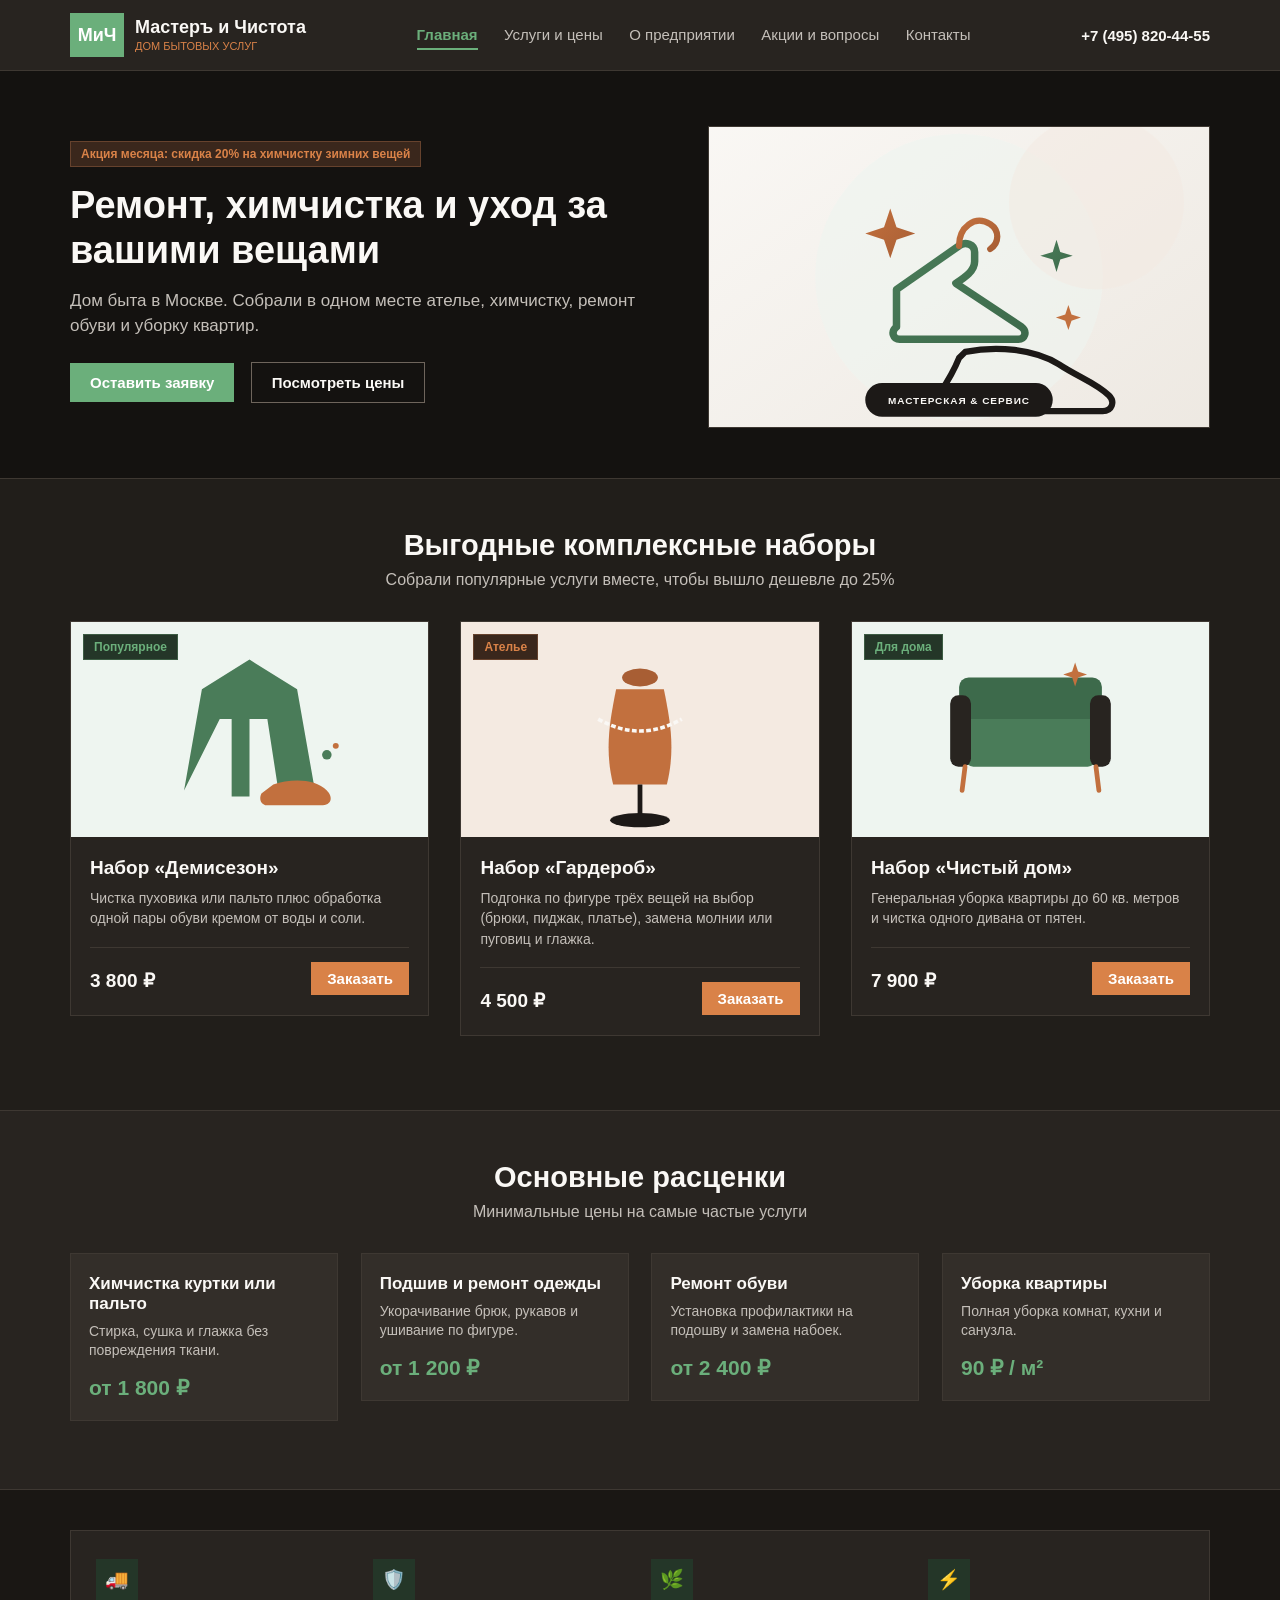
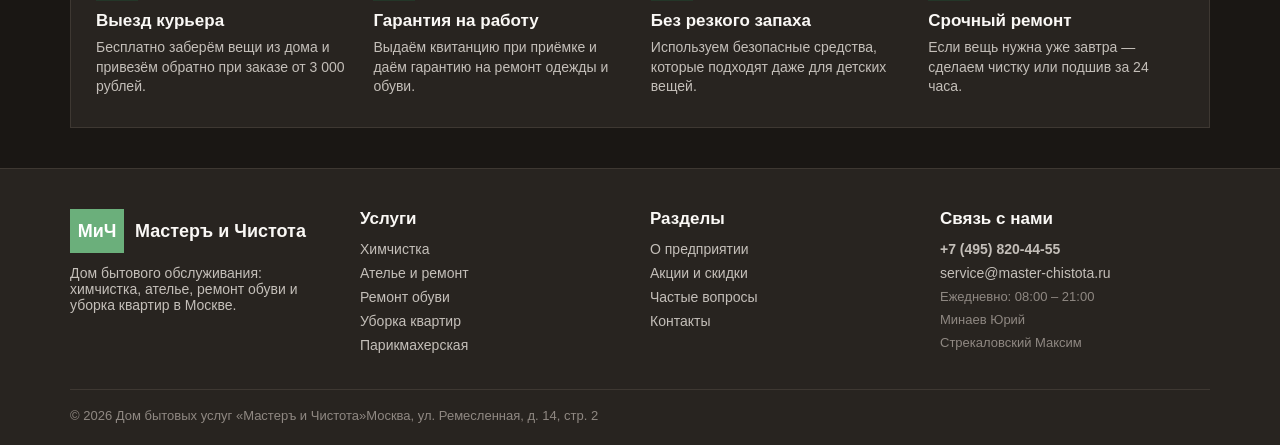
<file: Local-services/index.html>
<!DOCTYPE html>
<html lang="ru">
<head>
  <meta charset="UTF-8">
  <meta name="viewport" content="width=device-width, initial-scale=1.0">
  <title>Мастеръ &amp; Чистота — Дом бытовых услуг и мастерских</title>
  <meta name="description" content="Комплекс бытовых услуг: профессиональная химчистка, индивидуальный пошив и подгонка одежды, реставрация обуви, генеральный клининг и салон. Москва.">
  <meta name="keywords" content="дом бытовых услуг, химчистка Москва, ателье, ремонт обуви Vibram, клининг квартир, Мастеръ и Чистота">
  <meta name="robots" content="index, follow">
  <link rel="canonical" href="https://master-chistota.ru/">

  <!-- Open Graph для соцсетей и мессенджеров -->
  <meta property="og:type" content="website">
  <meta property="og:locale" content="ru_RU">
  <meta property="og:site_name" content="Мастеръ &amp; Чистота">
  <meta property="og:title" content="Мастеръ &amp; Чистота — Дом бытовых услуг">
  <meta property="og:description" content="Эко-химчистка, ателье, реставрация обуви и бережный клининг с бесплатным курьером в Москве.">
  <meta property="og:url" content="https://master-chistota.ru/">
  <meta property="og:image" content="https://master-chistota.ru/img/hero-service.svg">
  <!-- Yandex.Metrika counter -->
  <script type="text/javascript">
      (function(m,e,t,r,i,k,a){
          m[i]=m[i]||function(){(m[i].a=m[i].a||[]).push(arguments)};
          m[i].l=1*new Date();
          for (var j = 0; j < document.scripts.length; j++) {if (document.scripts[j].src === r) { return; }}
          k=e.createElement(t),a=e.getElementsByTagName(t)[0],k.async=1,k.src=r,a.parentNode.insertBefore(k,a)
      })(window, document,'script','https://mc.yandex.ru/metrika/tag.js?id=114298120', 'ym');

      ym(114298120, 'init', {ssr:true, webvisor:true, clickmap:true, ecommerce:"dataLayer", referrer: document.referrer, url: location.href, accurateTrackBounce:true, trackLinks:true});
  </script>
  <noscript><div><img src="https://mc.yandex.ru/watch/114298120" style="position:absolute; left:-9999px;" alt="" /></div></noscript>
  <!-- /Yandex.Metrika counter -->

  <link rel="stylesheet" href="css/style.css">
</head>

<script async src="https://www.googletagmanager.com/gtm.js?id=GTM-M978GM9C"></script>
<script>
  window.dataLayer = window.dataLayer || [];
  function gtag(){dataLayer.push(arguments);}
  gtag('js', new Date());
</script>

<body>

  <div class="shapka">
    <div class="osnova shapka_vnutri">
      <a href="index.html" class="logotip">
        <span class="kvadrat_logo">МиЧ</span>
        <span class="nazv_logo">
          Мастеръ и Чистота
          <span class="podpis_logo">Дом бытовых услуг</span>
        </span>
      </a>

      <div>
        <ul class="spisok_menu">
          <li><a href="index.html" class="ssylka_menu aktivnaya">Главная</a></li>
          <li><a href="services.html" class="ssylka_menu">Услуги и цены</a></li>
          <li><a href="about.html" class="ssylka_menu">О предприятии</a></li>
          <li><a href="events.html" class="ssylka_menu">Акции и вопросы</a></li>
          <li><a href="contacts.html" class="ssylka_menu">Контакты</a></li>
        </ul>
      </div>

      <a href="tel:+74958204455" class="telefon_verh">+7 (495) 820-44-55</a>
    </div>
  </div>

  <div class="glav_blok">
    <div class="osnova glav_setka">
      <div class="glav_levo">
        <span class="plahka plahka_oranzh" style="margin-bottom: 16px;">Акция месяца: скидка 20% на химчистку зимних вещей</span>
        <h1 class="glav_zag">Ремонт, химчистка и уход за вашими вещами</h1>
        <p class="glav_text">Дом быта в Москве. Собрали в одном месте ателье, химчистку, ремонт обуви и уборку квартир.</p>
        <div class="glav_knopki">
          <a href="contacts.html#forma_zakaza" class="knopka knopka_zel">Оставить заявку</a>
          <a href="services.html" class="knopka knopka_ramka">Посмотреть цены</a>
        </div>
      </div>
      <div class="glav_pravo">
        <div class="glav_kartinka">
          <img src="img/hero-service.svg" alt="Дом бытовых услуг">
        </div>
      </div>
    </div>
  </div>

  <div class="sekcia sekcia_temnaya">
    <div class="osnova">
      <h2 class="zag_razdela">Выгодные комплексные наборы</h2>
      <p class="podzag_razdela">Собрали популярные услуги вместе, чтобы вышло дешевле до 25%</p>

      <div class="setka_kart">
        <div class="kartochka">
          <div class="kart_foto">
            <span class="plahka plahka_zel kart_metka">Популярное</span>
            <img src="img/set-1.svg" alt="Набор Демисезон">
          </div>
          <div class="kart_telo">
            <h3 class="kart_zag">Набор «Демисезон»</h3>
            <p class="kart_opisanie">Чистка пуховика или пальто плюс обработка одной пары обуви кремом от воды и соли.</p>
            <div class="kart_niz">
              <span class="cena_kart">3 800 ₽</span>
              <a href="contacts.html#forma_zakaza" class="knopka knopka_oranzh">Заказать</a>
            </div>
          </div>
        </div>

        <div class="kartochka">
          <div class="kart_foto">
            <span class="plahka plahka_oranzh kart_metka">Ателье</span>
            <img src="img/set-2.svg" alt="Набор Гардероб">
          </div>
          <div class="kart_telo">
            <h3 class="kart_zag">Набор «Гардероб»</h3>
            <p class="kart_opisanie">Подгонка по фигуре трёх вещей на выбор (брюки, пиджак, платье), замена молнии или пуговиц и глажка.</p>
            <div class="kart_niz">
              <span class="cena_kart">4 500 ₽</span>
              <a href="contacts.html#forma_zakaza" class="knopka knopka_oranzh">Заказать</a>
            </div>
          </div>
        </div>

        <div class="kartochka">
          <div class="kart_foto">
            <span class="plahka plahka_zel kart_metka">Для дома</span>
            <img src="img/set-3.svg" alt="Набор Чистый дом">
          </div>
          <div class="kart_telo">
            <h3 class="kart_zag">Набор «Чистый дом»</h3>
            <p class="kart_opisanie">Генеральная уборка квартиры до 60 кв. метров и чистка одного дивана от пятен.</p>
            <div class="kart_niz">
              <span class="cena_kart">7 900 ₽</span>
              <a href="contacts.html#forma_zakaza" class="knopka knopka_oranzh">Заказать</a>
            </div>
          </div>
        </div>
      </div>
    </div>
  </div>

  <div class="sekcia tarify_sekcia">
    <div class="osnova">
      <h2 class="zag_razdela">Основные расценки</h2>
      <p class="podzag_razdela">Минимальные цены на самые частые услуги</p>

      <div class="setka_kart">
        <div class="tarif_kart">
          <h3 class="tarif_zag">Химчистка куртки или пальто</h3>
          <p class="tarif_text">Стирка, сушка и глажка без повреждения ткани.</p>
          <div class="tarif_cena">от 1 800 ₽</div>
        </div>

        <div class="tarif_kart">
          <h3 class="tarif_zag">Подшив и ремонт одежды</h3>
          <p class="tarif_text">Укорачивание брюк, рукавов и ушивание по фигуре.</p>
          <div class="tarif_cena">от 1 200 ₽</div>
        </div>

        <div class="tarif_kart">
          <h3 class="tarif_zag">Ремонт обуви</h3>
          <p class="tarif_text">Установка профилактики на подошву и замена набоек.</p>
          <div class="tarif_cena">от 2 400 ₽</div>
        </div>

        <div class="tarif_kart">
          <h3 class="tarif_zag">Уборка квартиры</h3>
          <p class="tarif_text">Полная уборка комнат, кухни и санузла.</p>
          <div class="tarif_cena">90 ₽ / м²</div>
        </div>
      </div>
    </div>
  </div>

  <div class="osnova">
    <div class="plyusy_blok">
      <div class="plyus_item">
        <span class="plyus_ikonka">🚚</span>
        <h4 class="plyus_zag">Выезд курьера</h4>
        <p class="plyus_text">Бесплатно заберём вещи из дома и привезём обратно при заказе от 3 000 рублей.</p>
      </div>
      <div class="plyus_item">
        <span class="plyus_ikonka">🛡️</span>
        <h4 class="plyus_zag">Гарантия на работу</h4>
        <p class="plyus_text">Выдаём квитанцию при приёмке и даём гарантию на ремонт одежды и обуви.</p>
      </div>
      <div class="plyus_item">
        <span class="plyus_ikonka">🌿</span>
        <h4 class="plyus_zag">Без резкого запаха</h4>
        <p class="plyus_text">Используем безопасные средства, которые подходят даже для детских вещей.</p>
      </div>
      <div class="plyus_item">
        <span class="plyus_ikonka">⚡</span>
        <h4 class="plyus_zag">Срочный ремонт</h4>
        <p class="plyus_text">Если вещь нужна уже завтра — сделаем чистку или подшив за 24 часа.</p>
      </div>
    </div>
  </div>

  <div class="podval">
    <div class="osnova">
      <div class="podval_kolonki">
        <div class="podval_col">
          <a href="index.html" class="logotip" style="margin-bottom: 12px;">
            <span class="kvadrat_logo">МиЧ</span>
            <span class="nazv_logo">Мастеръ и Чистота</span>
          </a>
          <p style="font-size: 14px; color: #C4BFB9; max-width: 260px; margin-top: 10px;">
            Дом бытового обслуживания: химчистка, ателье, ремонт обуви и уборка квартир в Москве.
          </p>
        </div>

        <div class="podval_col">
          <h4 class="podval_zag">Услуги</h4>
          <div class="podval_spisok">
            <a href="services.html">Химчистка</a>
            <a href="services.html">Ателье и ремонт</a>
            <a href="services.html">Ремонт обуви</a>
            <a href="services.html">Уборка квартир</a>
            <a href="services.html">Парикмахерская</a>
          </div>
        </div>

        <div class="podval_col">
          <h4 class="podval_zag">Разделы</h4>
          <div class="podval_spisok">
            <a href="about.html">О предприятии</a>
            <a href="events.html">Акции и скидки</a>
            <a href="events.html#voprosy">Частые вопросы</a>
            <a href="contacts.html">Контакты</a>
          </div>
        </div>

        <div class="podval_col">
          <h4 class="podval_zag">Связь с нами</h4>
          <div class="podval_spisok">
            <a href="tel:+74958204455"><strong>+7 (495) 820-44-55</strong></a>
            <a href="mailto:service@master-chistota.ru">service@master-chistota.ru</a>
            <span style="font-size: 13px; color: #8F8882; margin-top: 6px;">Ежедневно: 08:00 – 21:00</span>
            <span style="font-size: 13px; color: #8F8882;">Минаев Юрий</span>
            <span style="font-size: 13px; color: #8F8882;">Стрекаловский Максим</span>
          </div>
        </div>
      </div>

      <div class="podval_niz">
        <p style="float: left;">&copy; 2026 Дом бытовых услуг «Мастеръ и Чистота»</p>
        <p style="float: left;">Москва, ул. Ремесленная, д. 14, стр. 2</p>
      </div>
    </div>
  </div>
</body>
</html>
</file>
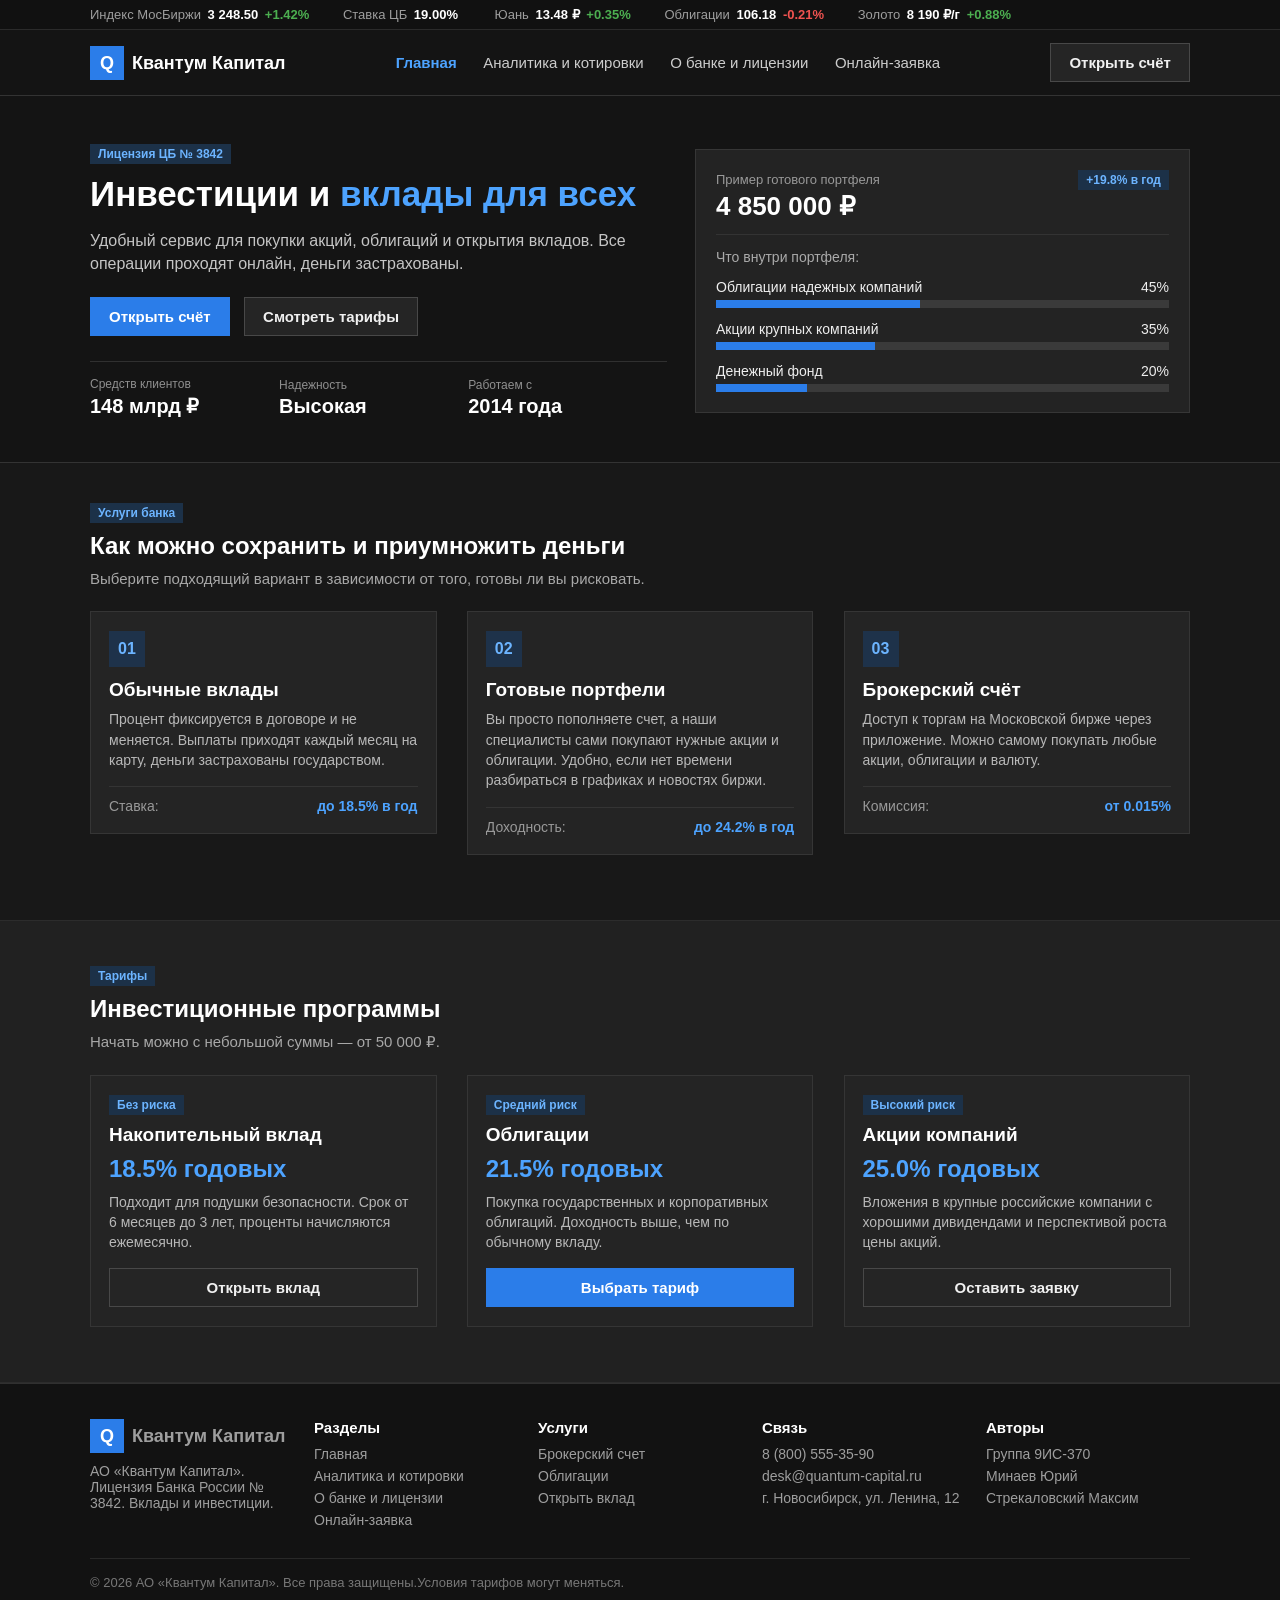
<file: Quantum/index.html>
﻿<!DOCTYPE html>
<html lang="ru">
<head>
  <meta charset="UTF-8">
  <meta name="viewport" content="width=device-width, initial-scale=1.0">
  <title>Квантум Капитал - Главная</title>
  <script type="text/javascript">
    (function(m,e,t,r,i,k,a){
        m[i]=m[i]||function(){(m[i].a=m[i].a||[]).push(arguments)};
        m[i].l=1*new Date();
        for (var j = 0; j < document.scripts.length; j++) {if (document.scripts[j].src === r) { return; }}
        k=e.createElement(t),a=e.getElementsByTagName(t)[0],k.async=1,k.src=r,a.parentNode.insertBefore(k,a)
    })(window, document,'script','https://mc.yandex.ru/metrika/tag.js?id=114298378', 'ym');

    ym(114298378, 'init', {ssr:true, webvisor:true, clickmap:true, ecommerce:"dataLayer", referrer: document.referrer, url: location.href, accurateTrackBounce:true, trackLinks:true});
  </script>
  <noscript><div><img src="https://mc.yandex.ru/watch/114298378" style="position:absolute; left:-9999px;" alt=""></div></noscript>
  <link rel="stylesheet" href="css/style.css">
</head>
<body>

  <div class="verh_polosa">
    <div class="osnova">
      <ul>
        <li class="kurs_item"><span>Индекс МосБиржи</span> <strong>3 248.50</strong> <span class="plus">+1.42%</span></li>
        <li class="kurs_item"><span>Ставка ЦБ</span> <strong>19.00%</strong></li>
        <li class="kurs_item"><span>Юань</span> <strong>13.48 ₽</strong> <span class="plus">+0.35%</span></li>
        <li class="kurs_item"><span>Облигации</span> <strong>106.18</strong> <span class="minus">-0.21%</span></li>
        <li class="kurs_item"><span>Золото</span> <strong>8 190 ₽/г</strong> <span class="plus">+0.88%</span></li>
      </ul>
    </div>
  </div>

  <div class="shapka">
    <div class="osnova shapka_vnutri">
      <a href="index.html" class="logotip"><span class="kvadrat_logo">Q</span><span>Квантум Капитал</span></a>
      <div>
        <ul class="menu_spisok">
          <li><a href="index.html" class="ssylka_menu aktivnaya">Главная</a></li>
          <li><a href="analytics.html" class="ssylka_menu">Аналитика и котировки</a></li>
          <li><a href="about.html" class="ssylka_menu">О банке и лицензии</a></li>
          <li><a href="contacts.html" class="ssylka_menu">Онлайн-заявка</a></li>
        </ul>
      </div>
      <div class="knopka_shapka">
        <a href="contacts.html" class="knopka knopka_temnaya">Открыть счёт</a>
      </div>
    </div>
  </div>

  <div class="glavnyi_ekran">
    <div class="osnova glavnyi_flex">
      <div class="levo_glav">
        <span class="plahka">Лицензия ЦБ № 3842</span>
        <h1 class="glav_zagolovok">Инвестиции и <span>вклады для всех</span></h1>
        <p class="glav_opisanie">
          Удобный сервис для покупки акций, облигаций и открытия вкладов. Все операции проходят онлайн, деньги застрахованы.
        </p>
        <div class="knopki_glav">
          <a href="contacts.html" class="knopka knopka_sin">Открыть счёт</a>
          <a href="#strategii" class="knopka knopka_temnaya" style="margin-left: 10px;">Смотреть тарифы</a>
        </div>

        <div class="cifri_glav">
          <div class="cifra_box">
            <div class="cifra_podpis">Средств клиентов</div>
            <div class="cifra_bolshaya">148 млрд ₽</div>
          </div>
          <div class="cifra_box">
            <div class="cifra_podpis">Надежность</div>
            <div class="cifra_bolshaya">Высокая</div>
          </div>
          <div class="cifra_box">
            <div class="cifra_podpis">Работаем с</div>
            <div class="cifra_bolshaya">2014 года</div>
          </div>
        </div>
      </div>

      <div class="pravo_glav">
        <div class="blok_portfel">
          <div class="portfel_verh">
            <div style="float: left;">
              <span style="font-size: 13px; color: #999;">Пример готового портфеля</span>
              <div class="summa_deneg">4 850 000 ₽</div>
            </div>
            <span class="plahka" style="float: right;">+19.8% в год</span>
          </div>

          <p style="font-size: 14px; color: #aaa;">Что внутри портфеля:</p>

          <div class="poloski_aktivov">
            <div class="poloska_item">
              <div class="poloska_text">
                <span style="float: left;">Облигации надежных компаний</span>
                <span style="float: right;">45%</span>
              </div>
              <div class="seraya_linia"><div class="sinyaya_linia" style="width: 45%;"></div></div>
            </div>
            <div class="poloska_item">
              <div class="poloska_text">
                <span style="float: left;">Акции крупных компаний</span>
                <span style="float: right;">35%</span>
              </div>
              <div class="seraya_linia"><div class="sinyaya_linia" style="width: 35%;"></div></div>
            </div>
            <div class="poloska_item" style="margin-bottom: 0;">
              <div class="poloska_text">
                <span style="float: left;">Денежный фонд</span>
                <span style="float: right;">20%</span>
              </div>
              <div class="seraya_linia"><div class="sinyaya_linia" style="width: 20%;"></div></div>
            </div>
          </div>
        </div>
      </div>
    </div>
  </div>

  <div class="sekcia">
    <div class="osnova">
      <div class="zagolovok_bloka">
        <span class="plahka">Услуги банка</span>
        <h2>Как можно сохранить и приумножить деньги</h2>
        <p class="podzagolovok">Выберите подходящий вариант в зависимости от того, готовы ли вы рисковать.</p>
      </div>

      <div class="tri_kolonki">
        <div class="kartochka">
          <div class="nomer_kart">01</div>
          <h3>Обычные вклады</h3>
          <p class="kart_text">
            Процент фиксируется в договоре и не меняется. Выплаты приходят каждый месяц на карту, деньги застрахованы государством.
          </p>
          <div class="kart_niz">
            <span style="color: #999; float: left;">Ставка:</span>
            <strong style="color: #4da3ff; float: right;">до 18.5% в год</strong>
          </div>
        </div>

        <div class="kartochka">
          <div class="nomer_kart">02</div>
          <h3>Готовые портфели</h3>
          <p class="kart_text">
            Вы просто пополняете счет, а наши специалисты сами покупают нужные акции и облигации. Удобно, если нет времени разбираться в графиках и новостях биржи.
          </p>
          <div class="kart_niz">
            <span style="color: #999; float: left;">Доходность:</span>
            <strong style="color: #4da3ff; float: right;">до 24.2% в год</strong>
          </div>
        </div>

        <div class="kartochka">
          <div class="nomer_kart">03</div>
          <h3>Брокерский счёт</h3>
          <p class="kart_text">
            Доступ к торгам на Московской бирже через приложение. Можно самому покупать любые акции, облигации и валюту.
          </p>
          <div class="kart_niz">
            <span style="color: #999; float: left;">Комиссия:</span>
            <strong style="color: #4da3ff; float: right;">от 0.015%</strong>
          </div>
        </div>
      </div>
    </div>
  </div>

  <div class="sekcia_seraya" id="strategii">
    <div class="osnova">
      <div class="zagolovok_bloka">
        <span class="plahka">Тарифы</span>
        <h2>Инвестиционные программы</h2>
        <p class="podzagolovok">Начать можно с небольшой суммы — от 50 000 ₽.</p>
      </div>

      <div class="tri_kolonki">
        <div class="kartochka">
          <span class="plahka">Без риска</span>
          <h3>Накопительный вклад</h3>
          <div class="procent_bolshoi">18.5% годовых</div>
          <p class="kart_text">
            Подходит для подушки безопасности. Срок от 6 месяцев до 3 лет, проценты начисляются ежемесячно.
          </p>
          <a href="contacts.html" class="knopka knopka_temnaya" style="width: 100%;">Открыть вклад</a>
        </div>

        <div class="kartochka">
          <span class="plahka">Средний риск</span>
          <h3>Облигации</h3>
          <div class="procent_bolshoi">21.5% годовых</div>
          <p class="kart_text">
            Покупка государственных и корпоративных облигаций. Доходность выше, чем по обычному вкладу.
          </p>
          <a href="contacts.html" class="knopka knopka_sin" style="width: 100%;">Выбрать тариф</a>
        </div>

        <div class="kartochka">
          <span class="plahka">Высокий риск</span>
          <h3>Акции компаний</h3>
          <div class="procent_bolshoi">25.0% годовых</div>
          <p class="kart_text">
            Вложения в крупные российские компании с хорошими дивидендами и перспективой роста цены акций.
          </p>
          <a href="contacts.html" class="knopka knopka_temnaya" style="width: 100%;">Оставить заявку</a>
        </div>
      </div>
    </div>
  </div>

  <div class="podval">
    <div class="osnova">
      <div class="podval_kolonki">
        <div class="podval_col">
          <a href="index.html" class="logotip"><span class="kvadrat_logo">Q</span><span>Квантум Капитал</span></a>
          <p style="margin-top: 10px;">АО «Квантум Капитал». Лицензия Банка России № 3842. Вклады и инвестиции.</p>
        </div>

        <div class="podval_col">
          <h3 class="podval_zag">Разделы</h3>
          <ul class="podval_spisok">
            <li><a href="index.html">Главная</a></li>
            <li><a href="analytics.html">Аналитика и котировки</a></li>
            <li><a href="about.html">О банке и лицензии</a></li>
            <li><a href="contacts.html">Онлайн-заявка</a></li>
          </ul>
        </div>

        <div class="podval_col">
          <h3 class="podval_zag">Услуги</h3>
          <ul class="podval_spisok">
            <li><a href="analytics.html">Брокерский счет</a></li>
            <li><a href="analytics.html">Облигации</a></li>
            <li><a href="contacts.html">Открыть вклад</a></li>
          </ul>
        </div>

        <div class="podval_col">
          <h3 class="podval_zag">Связь</h3>
          <ul class="podval_spisok">
            <li>8 (800) 555-35-90</li>
            <li>desk@quantum-capital.ru</li>
            <li>г. Новосибирск, ул. Ленина, 12</li>
          </ul>
        </div>

        <div class="podval_col">
          <h3 class="podval_zag">Авторы</h3>
          <ul class="podval_spisok">
            <li>Группа 9ИС-370</li>
            <li>Минаев Юрий</li>
            <li>Стрекаловский Максим</li>
          </ul>
        </div>
      </div>

      <div class="podval_niz">
        <span style="float: left;">&copy; 2026 АО «Квантум Капитал». Все права защищены.</span>
        <span style="float: left;">Условия тарифов могут меняться.</span>
      </div>
    </div>
  </div>
</body>
</html>
</file>
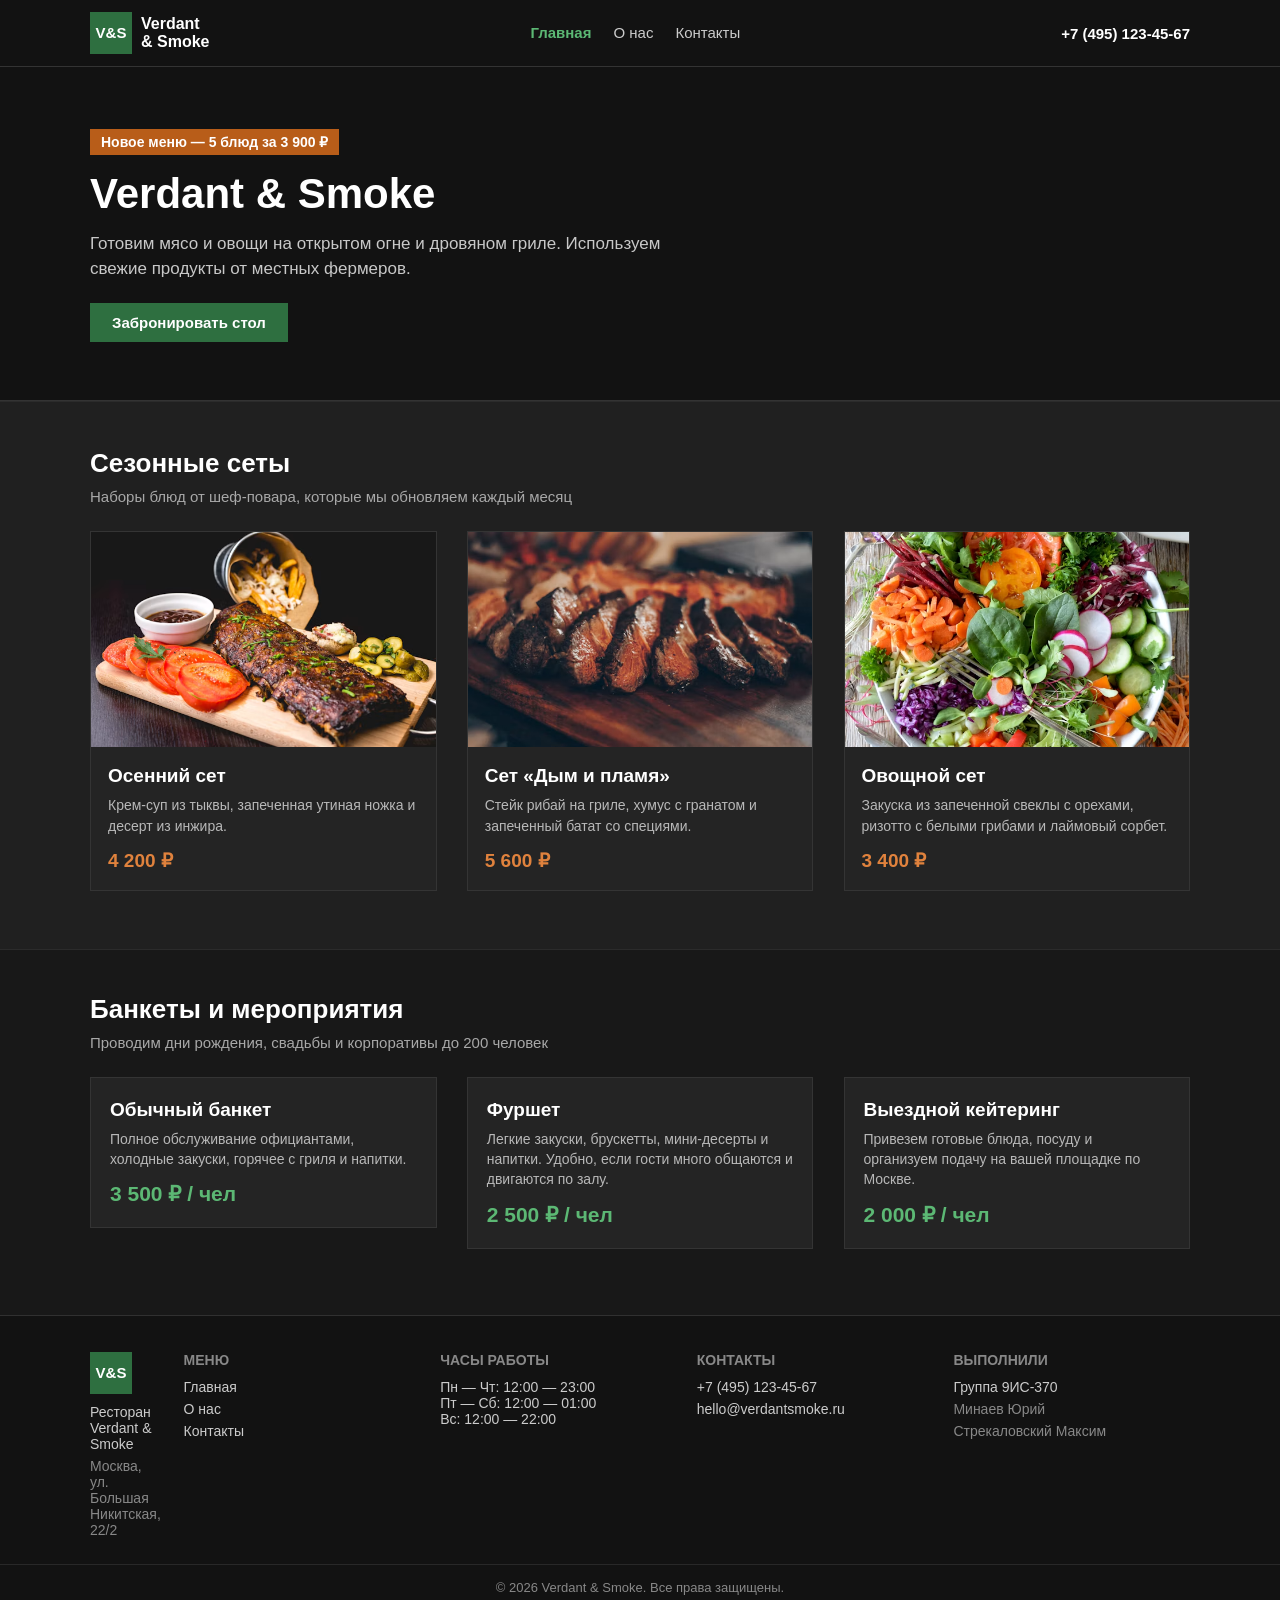
<file: Restaraunt/index.html>
<!DOCTYPE html>
<html lang="ru">
<head>
  <meta charset="UTF-8">
  <meta name="viewport" content="width=device-width, initial-scale=1.0">
  <title>Verdant &amp; Smoke — Ресторан авторской кухни в Москве</title>
  <meta name="description" content="Verdant & Smoke — ресторан в Москве с дровяным грилем, сезонным меню, фермерскими продуктами и банкетами.">
  <meta name="keywords" content="ресторан Москва, дровяной гриль, сезонное меню, авторская кухня, банкет, забронировать стол">
  <meta name="robots" content="index, follow">
  <link rel="canonical" href="https://verdantsmoke.ru/">

  <!-- Open Graph для соцсетей и мессенджеров -->
  <meta property="og:type" content="website">
  <meta property="og:locale" content="ru_RU">
  <meta property="og:site_name" content="Verdant &amp; Smoke">
  <meta property="og:title" content="Verdant &amp; Smoke — Ресторан авторской кухни в Москве">
  <meta property="og:description" content="Кухня на стыке огня и природы. Дровяной гриль, фермерские сезонные продукты и подмосковные дикоросы.">
  <meta property="og:url" content="https://verdantsmoke.ru/">
  <meta property="og:image" content="https://verdantsmoke.ru/img/set-1.jpg">
  <!-- Yandex.Metrika counter -->
<script type="text/javascript">
    (function(m,e,t,r,i,k,a){
        m[i]=m[i]||function(){(m[i].a=m[i].a||[]).push(arguments)};
        m[i].l=1*new Date();
        for (var j = 0; j < document.scripts.length; j++) {if (document.scripts[j].src === r) { return; }}
        k=e.createElement(t),a=e.getElementsByTagName(t)[0],k.async=1,k.src=r,a.parentNode.insertBefore(k,a)
    })(window, document,'script','https://mc.yandex.ru/metrika/tag.js?id=114298400', 'ym');

    ym(114298400, 'init', {ssr:true, webvisor:true, clickmap:true, ecommerce:"dataLayer", referrer: document.referrer, url: location.href, accurateTrackBounce:true, trackLinks:true});
</script>
<noscript><div><img src="https://mc.yandex.ru/watch/114298400" style="position:absolute; left:-9999px;" alt="" /></div></noscript>
<!-- /Yandex.Metrika counter -->

  <link rel="stylesheet" href="style.css">
  <style>
    @media (max-width: 820px) {
      .podval_kolonka {
        display: block !important;
        width: 100% !important;
        margin-right: 0 !important;
        margin-bottom: 20px !important;
      }
    }
  </style>
</head>
<body>

  <div class="shapka">
    <div class="osnova shapka_vnutri">
      <a href="index.html" class="logotip">
        <span class="kvadrat_logo">V&amp;S</span>
        <span class="nazvanie_logo">Verdant<br>&amp; Smoke</span>
      </a>

      <div>
        <ul class="spisok_menu">
          <li><a href="index.html" class="ssylka_menu aktivnaya">Главная</a></li>
          <li><a href="about.html" class="ssylka_menu">О нас</a></li>
          <li><a href="contacts.html" class="ssylka_menu">Контакты</a></li>
        </ul>
      </div>

      <a href="tel:+74951234567" class="telefon_shapka">+7 (495) 123-45-67</a>
    </div>
  </div>

  <div class="glavnyi_blok">
    <div class="osnova">
      <p class="akcia_plahka">Новое меню — 5 блюд за 3 900 ₽</p>
      <h1 class="glav_zag">Verdant &amp; Smoke</h1>
      <p class="glav_text">Готовим мясо и овощи на открытом огне и дровяном гриле. Используем свежие продукты от местных фермеров.</p>
      <a href="contacts.html" class="knopka">Забронировать стол</a>
    </div>
  </div>

  <div class="sekcia_seraya">
    <div class="osnova">
      <h2>Сезонные сеты</h2>
      <p class="podzagolovok">Наборы блюд от шеф-повара, которые мы обновляем каждый месяц</p>

      <div class="setka_kart">
        <div class="kartochka_set">
          <div class="kartinka_bluda">
            <img src="img/set-1.jpg" alt="Осенний сет">
          </div>
          <div class="telo_kart">
            <h3>Осенний сет</h3>
            <p class="opisanie_kart">Крем-суп из тыквы, запеченная утиная ножка и десерт из инжира.</p>
            <p class="cena_set">4 200 ₽</p>
          </div>
        </div>

        <div class="kartochka_set">
          <div class="kartinka_bluda">
            <img src="img/set-2.jpg" alt="Сет Дым и пламя">
          </div>
          <div class="telo_kart">
            <h3>Сет «Дым и пламя»</h3>
            <p class="opisanie_kart">Стейк рибай на гриле, хумус с гранатом и запеченный батат со специями.</p>
            <p class="cena_set">5 600 ₽</p>
          </div>
        </div>

        <div class="kartochka_set">
          <div class="kartinka_bluda">
            <img src="img/set-3.jpg" alt="Веганский сет">
          </div>
          <div class="telo_kart">
            <h3>Овощной сет</h3>
            <p class="opisanie_kart">Закуска из запеченной свеклы с орехами, ризотто с белыми грибами и лаймовый сорбет.</p>
            <p class="cena_set">3 400 ₽</p>
          </div>
        </div>
      </div>
    </div>
  </div>

  <div class="sekcia">
    <div class="osnova">
      <h2>Банкеты и мероприятия</h2>
      <p class="podzagolovok">Проводим дни рождения, свадьбы и корпоративы до 200 человек</p>

      <div class="setka_kart">
        <div class="kartochka_banket">
          <h3>Обычный банкет</h3>
          <p class="opisanie_kart">Полное обслуживание официантами, холодные закуски, горячее с гриля и напитки.</p>
          <p class="cena_banket">3 500 ₽ / чел</p>
        </div>

        <div class="kartochka_banket">
          <h3>Фуршет</h3>
          <p class="opisanie_kart">Легкие закуски, брускетты, мини-десерты и напитки. Удобно, если гости много общаются и двигаются по залу.</p>
          <p class="cena_banket">2 500 ₽ / чел</p>
        </div>

        <div class="kartochka_banket">
          <h3>Выездной кейтеринг</h3>
          <p class="opisanie_kart">Привезем готовые блюда, посуду и организуем подачу на вашей площадке по Москве.</p>
          <p class="cena_banket">2 000 ₽ / чел</p>
        </div>
      </div>
    </div>
  </div>

<div class="podval">
    <div class="osnova podval_setka">
      <div class="podval_kolonka">
        <span class="kvadrat_logo">V&amp;S</span>
        <p style="margin-top: 10px;">Ресторан<br>Verdant &amp; Smoke</p>
        <p class="podval_seriy">Москва, ул. Большая Никитская, 22/2</p>
      </div>
      <div class="podval_kolonka">
        <h3>Меню</h3>
        <ul>
          <li><a href="index.html">Главная</a></li>
          <li><a href="about.html">О нас</a></li>
          <li><a href="contacts.html">Контакты</a></li>
        </ul>
      </div>
      <div class="podval_kolonka">
        <h3>Часы работы</h3>
        <p>Пн — Чт: 12:00 — 23:00</p>
        <p>Пт — Сб: 12:00 — 01:00</p>
        <p>Вс: 12:00 — 22:00</p>
      </div>
      <div class="podval_kolonka">
        <h3>Контакты</h3>
        <a href="tel:+74951234567">+7 (495) 123-45-67</a>
        <a href="mailto:hello@verdantsmoke.ru">hello@verdantsmoke.ru</a>
      </div>
      <div class="podval_kolonka" style="margin-right: 0;">
        <h3>Выполнили</h3>
        <p>Группа 9ИС-370</p>
        <p class="podval_seriy">Минаев Юрий</p>
        <p class="podval_seriy">Стрекаловский Максим</p>
      </div>
    </div>
    <div class="podval_niz">
      <div class="osnova">
        <p>&copy; 2026 Verdant &amp; Smoke. Все права защищены.</p>
      </div>
    </div>
  </div>
</body>
</html>
</file>
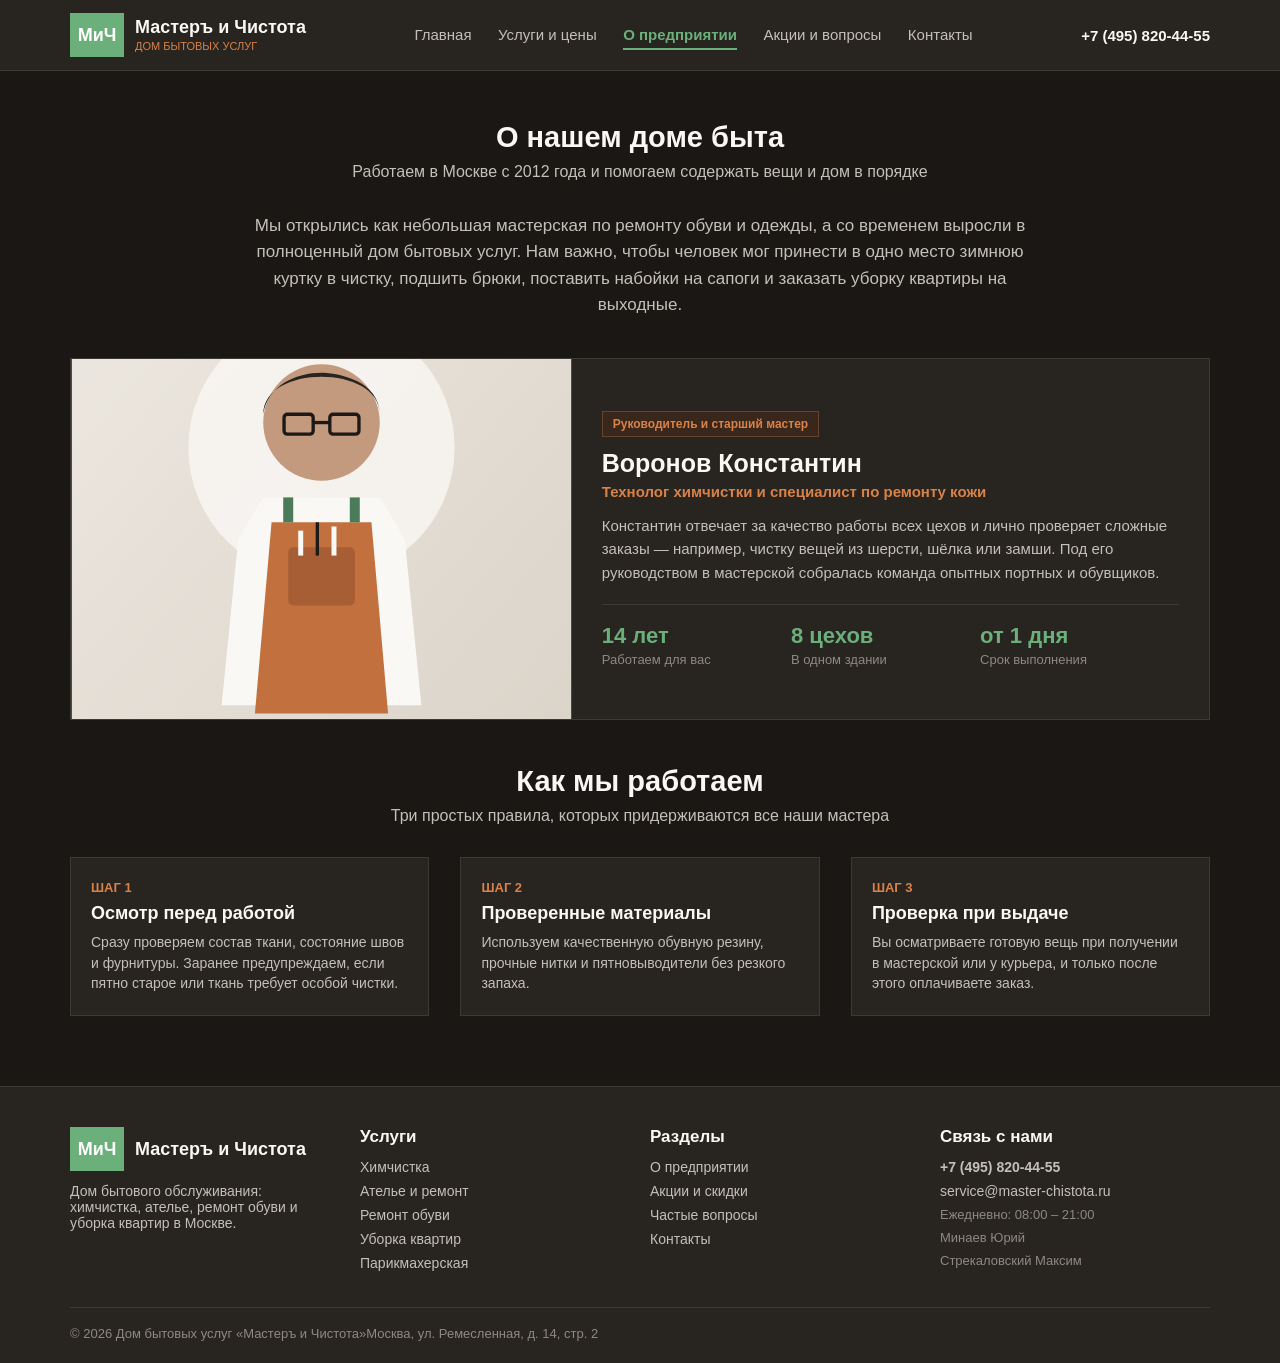
<file: Local-services/about.html>
<!DOCTYPE html>
<html lang="ru">
<head>
  <meta charset="UTF-8">
  <meta name="viewport" content="width=device-width, initial-scale=1.0">
  <title>О предприятии и философии ремесла — Дом бытовых услуг «Мастеръ &amp; Чистота»</title>
  <meta name="description" content="История Дома бытовых услуг «Мастеръ & Чистота». Мастера высшей квалификации, стандарты ГОСТ, швейцарские материалы и европейское оборудование.">
  <meta name="keywords" content="о компании Мастеръ и Чистота, стандарты ГОСТ, Seitz, Saphir, Vibram, главный технолог">
  <meta name="robots" content="index, follow">
  <link rel="canonical" href="https://master-chistota.ru/about.html">

  <!-- Open Graph для соцсетей и мессенджеров -->
  <meta property="og:type" content="website">
  <meta property="og:locale" content="ru_RU">
  <meta property="og:site_name" content="Мастеръ &amp; Чистота">
  <meta property="og:title" content="О предприятии — Мастеръ &amp; Чистота">
  <meta property="og:description" content="Философия бережного ухода за вещами, сертифицированные европейские материалы и гарантия качества по ГОСТ.">
  <meta property="og:url" content="https://master-chistota.ru/about.html">
  <meta property="og:image" content="https://master-chistota.ru/img/master.svg">

    <!-- Yandex.Metrika counter -->
  <script type="text/javascript">
      (function(m,e,t,r,i,k,a){
          m[i]=m[i]||function(){(m[i].a=m[i].a||[]).push(arguments)};
          m[i].l=1*new Date();
          for (var j = 0; j < document.scripts.length; j++) {if (document.scripts[j].src === r) { return; }}
          k=e.createElement(t),a=e.getElementsByTagName(t)[0],k.async=1,k.src=r,a.parentNode.insertBefore(k,a)
      })(window, document,'script','https://mc.yandex.ru/metrika/tag.js?id=114298120', 'ym');

      ym(114298120, 'init', {ssr:true, webvisor:true, clickmap:true, ecommerce:"dataLayer", referrer: document.referrer, url: location.href, accurateTrackBounce:true, trackLinks:true});
  </script>
  <noscript><div><img src="https://mc.yandex.ru/watch/114298120" style="position:absolute; left:-9999px;" alt="" /></div></noscript>
  <!-- /Yandex.Metrika counter -->

  <link rel="stylesheet" href="css/style.css">
</head>

<script async src="https://www.googletagmanager.com/gtm.js?id=GTM-M978GM9C"></script>
<script>
  window.dataLayer = window.dataLayer || [];
  function gtag(){dataLayer.push(arguments);}
  gtag('js', new Date());
</script>

<body>

  <div class="shapka">
    <div class="osnova shapka_vnutri">
      <a href="index.html" class="logotip">
        <span class="kvadrat_logo">МиЧ</span>
        <span class="nazv_logo">
          Мастеръ и Чистота
          <span class="podpis_logo">Дом бытовых услуг</span>
        </span>
      </a>

      <div>
        <ul class="spisok_menu">
          <li><a href="index.html" class="ssylka_menu">Главная</a></li>
          <li><a href="services.html" class="ssylka_menu">Услуги и цены</a></li>
          <li><a href="about.html" class="ssylka_menu aktivnaya">О предприятии</a></li>
          <li><a href="events.html" class="ssylka_menu">Акции и вопросы</a></li>
          <li><a href="contacts.html" class="ssylka_menu">Контакты</a></li>
        </ul>
      </div>

      <a href="tel:+74958204455" class="telefon_verh">+7 (495) 820-44-55</a>
    </div>
  </div>

  <div class="sekcia">
    <div class="osnova">
      <h1 class="zag_razdela">О нашем доме быта</h1>
      <p class="podzag_razdela">Работаем в Москве с 2012 года и помогаем содержать вещи и дом в порядке</p>

      <p class="o_nas_opisanie">
        Мы открылись как небольшая мастерская по ремонту обуви и одежды, а со временем выросли в полноценный дом бытовых услуг. Нам важно, чтобы человек мог принести в одно место зимнюю куртку в чистку, подшить брюки, поставить набойки на сапоги и заказать уборку квартиры на выходные.
      </p>

      <div class="master_blok">
        <div class="master_foto">
          <img src="img/master.svg" alt="Руководитель мастерской">
        </div>
        <div class="master_inf">
          <span class="plahka plahka_oranzh" style="margin-bottom: 12px;">Руководитель и старший мастер</span>
          <h2 class="master_imya">Воронов Константин</h2>
          <p class="master_dolzh">Технолог химчистки и специалист по ремонту кожи</p>
          <p style="color: #C4BFB9; font-size: 15px; line-height: 1.55;">
            Константин отвечает за качество работы всех цехов и лично проверяет сложные заказы — например, чистку вещей из шерсти, шёлка или замши. Под его руководством в мастерской собралась команда опытных портных и обувщиков.
          </p>

          <div class="master_cifri">
            <div class="cifra_blok">
              <div class="cifra_znach">14 лет</div>
              <div class="cifra_podpis">Работаем для вас</div>
            </div>
            <div class="cifra_blok">
              <div class="cifra_znach">8 цехов</div>
              <div class="cifra_podpis">В одном здании</div>
            </div>
            <div class="cifra_blok">
              <div class="cifra_znach">от 1 дня</div>
              <div class="cifra_podpis">Срок выполнения</div>
            </div>
          </div>
        </div>
      </div>

      <h2 class="zag_razdela" style="margin-top: 45px;">Как мы работаем</h2>
      <p class="podzag_razdela">Три простых правила, которых придерживаются все наши мастера</p>

      <div class="setka_kart">
        <div class="pravilo_kart">
          <span class="shag_nadpis">Шаг 1</span>
          <h3 style="font-size: 18px; margin-bottom: 8px;">Осмотр перед работой</h3>
          <p style="font-size: 14px; line-height: 1.45; color: #C4BFB9;">
            Сразу проверяем состав ткани, состояние швов и фурнитуры. Заранее предупреждаем, если пятно старое или ткань требует особой чистки.
          </p>
        </div>

        <div class="pravilo_kart">
          <span class="shag_nadpis">Шаг 2</span>
          <h3 style="font-size: 18px; margin-bottom: 8px;">Проверенные материалы</h3>
          <p style="font-size: 14px; line-height: 1.45; color: #C4BFB9;">
            Используем качественную обувную резину, прочные нитки и пятновыводители без резкого запаха.
          </p>
        </div>

        <div class="pravilo_kart">
          <span class="shag_nadpis">Шаг 3</span>
          <h3 style="font-size: 18px; margin-bottom: 8px;">Проверка при выдаче</h3>
          <p style="font-size: 14px; line-height: 1.45; color: #C4BFB9;">
            Вы осматриваете готовую вещь при получении в мастерской или у курьера, и только после этого оплачиваете заказ.
          </p>
        </div>
      </div>

    </div>
  </div>

  <div class="podval">
    <div class="osnova">
      <div class="podval_kolonki">
        <div class="podval_col">
          <a href="index.html" class="logotip" style="margin-bottom: 12px;">
            <span class="kvadrat_logo">МиЧ</span>
            <span class="nazv_logo">Мастеръ и Чистота</span>
          </a>
          <p style="font-size: 14px; color: #C4BFB9; max-width: 260px; margin-top: 10px;">
            Дом бытового обслуживания: химчистка, ателье, ремонт обуви и уборка квартир в Москве.
          </p>
        </div>

        <div class="podval_col">
          <h4 class="podval_zag">Услуги</h4>
          <div class="podval_spisok">
            <a href="services.html">Химчистка</a>
            <a href="services.html">Ателье и ремонт</a>
            <a href="services.html">Ремонт обуви</a>
            <a href="services.html">Уборка квартир</a>
            <a href="services.html">Парикмахерская</a>
          </div>
        </div>

        <div class="podval_col">
          <h4 class="podval_zag">Разделы</h4>
          <div class="podval_spisok">
            <a href="about.html">О предприятии</a>
            <a href="events.html">Акции и скидки</a>
            <a href="events.html#voprosy">Частые вопросы</a>
            <a href="contacts.html">Контакты</a>
          </div>
        </div>

        <div class="podval_col">
          <h4 class="podval_zag">Связь с нами</h4>
          <div class="podval_spisok">
            <a href="tel:+74958204455"><strong>+7 (495) 820-44-55</strong></a>
            <a href="mailto:service@master-chistota.ru">service@master-chistota.ru</a>
            <span style="font-size: 13px; color: #8F8882; margin-top: 6px;">Ежедневно: 08:00 – 21:00</span>
            <span style="font-size: 13px; color: #8F8882;">Минаев Юрий</span>
            <span style="font-size: 13px; color: #8F8882;">Стрекаловский Максим</span>
          </div>
        </div>
      </div>

      <div class="podval_niz">
        <p style="float: left;">&copy; 2026 Дом бытовых услуг «Мастеръ и Чистота»</p>
        <p style="float: left;">Москва, ул. Ремесленная, д. 14, стр. 2</p>
      </div>
    </div>
  </div>
</body>
</html>
</file>
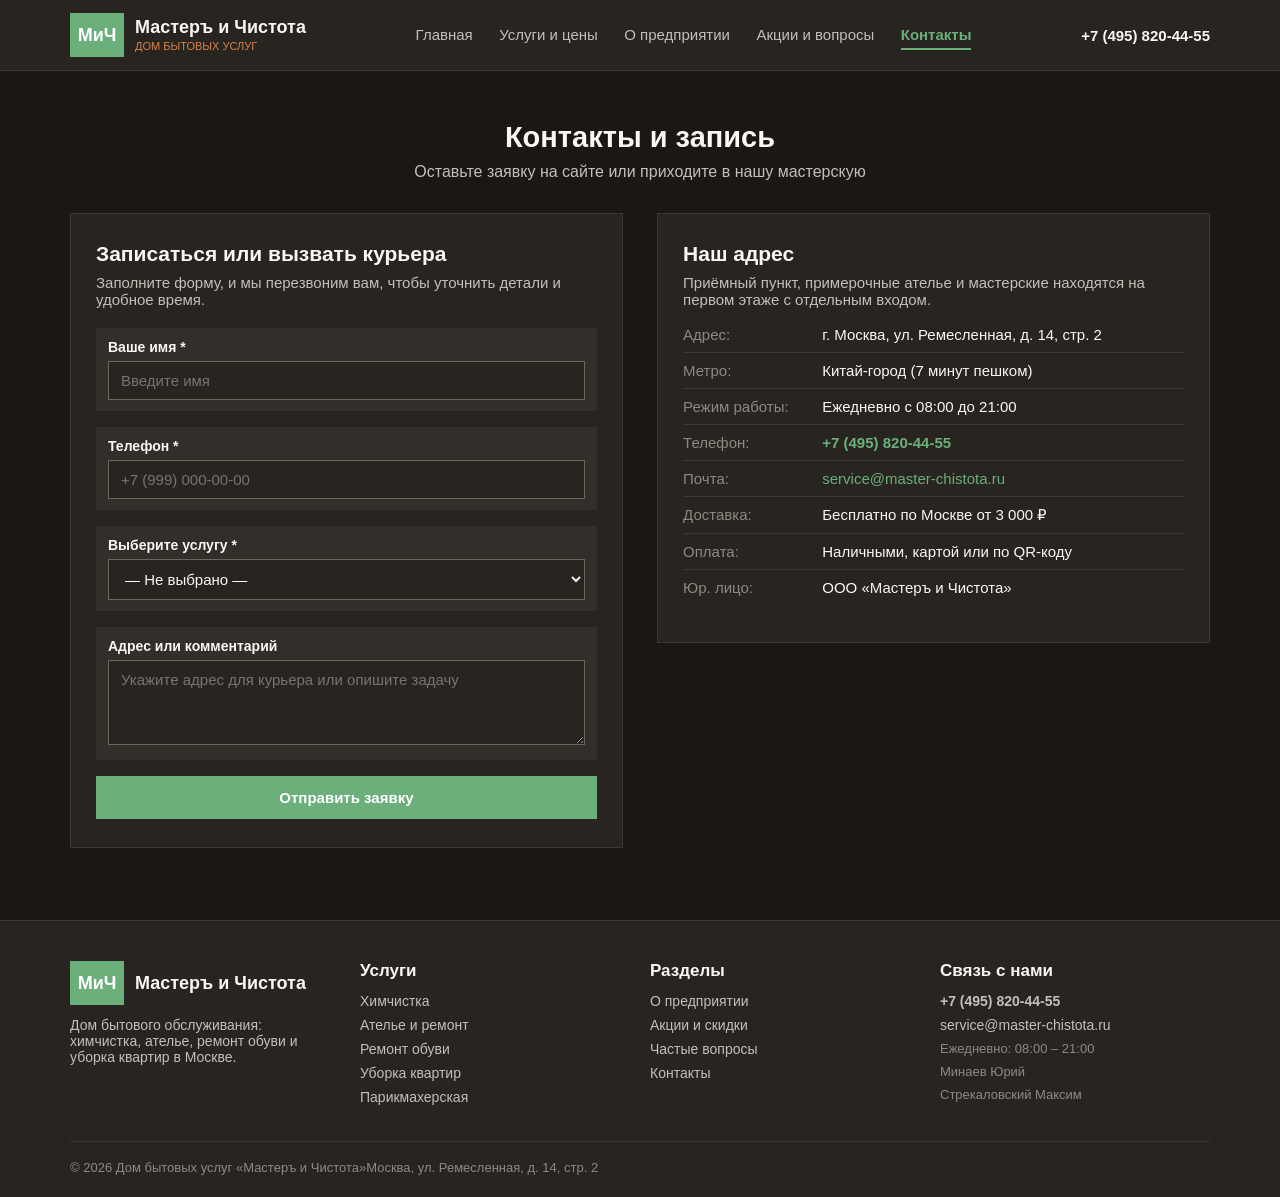
<file: Local-services/contacts.html>
<!DOCTYPE html>
<html lang="ru">
<head>
  <meta charset="UTF-8">
  <meta name="viewport" content="width=device-width, initial-scale=1.0">
  <title>Контакты, вызов курьера и реквизиты — Дом бытовых услуг «Мастеръ &amp; Чистота»</title>
  <meta name="description" content="Адрес флагманского центра бытовых услуг, форма онлайн-вызова курьера, телефоны, график работы и официальные банковские реквизиты ООО «Мастеръ & Чистота».">
  <meta name="keywords" content="контакты Мастеръ и Чистота, вызвать курьера химчистки, адрес дома быта Москва, реквизиты">
  <meta name="robots" content="index, follow">
  <link rel="canonical" href="https://master-chistota.ru/contacts.html">

  <!-- Open Graph для соцсетей и мессенджеров -->
  <meta property="og:type" content="website">
  <meta property="og:locale" content="ru_RU">
  <meta property="og:site_name" content="Мастеръ &amp; Чистота">
  <meta property="og:title" content="Контакты и онлайн-запись — Мастеръ &amp; Чистота">
  <meta property="og:description" content="Оформите вызов курьера на дом или запишитесь в мастерскую по телефону +7 (495) 820-44-55.">
  <meta property="og:url" content="https://master-chistota.ru/contacts.html">
  <meta property="og:image" content="https://master-chistota.ru/img/hero-service.svg">

    <!-- Yandex.Metrika counter -->
  <script type="text/javascript">
      (function(m,e,t,r,i,k,a){
          m[i]=m[i]||function(){(m[i].a=m[i].a||[]).push(arguments)};
          m[i].l=1*new Date();
          for (var j = 0; j < document.scripts.length; j++) {if (document.scripts[j].src === r) { return; }}
          k=e.createElement(t),a=e.getElementsByTagName(t)[0],k.async=1,k.src=r,a.parentNode.insertBefore(k,a)
      })(window, document,'script','https://mc.yandex.ru/metrika/tag.js?id=114298120', 'ym');

      ym(114298120, 'init', {ssr:true, webvisor:true, clickmap:true, ecommerce:"dataLayer", referrer: document.referrer, url: location.href, accurateTrackBounce:true, trackLinks:true});
  </script>
  <noscript><div><img src="https://mc.yandex.ru/watch/114298120" style="position:absolute; left:-9999px;" alt="" /></div></noscript>
  <!-- /Yandex.Metrika counter -->
  <link rel="stylesheet" href="css/style.css">
</head>

<script async src="https://www.googletagmanager.com/gtm.js?id=GTM-M978GM9C"></script>
<script>
  window.dataLayer = window.dataLayer || [];
  function gtag(){dataLayer.push(arguments);}
  gtag('js', new Date());
</script>
<body>

  <div class="shapka">
    <div class="osnova shapka_vnutri">
      <a href="index.html" class="logotip">
        <span class="kvadrat_logo">МиЧ</span>
        <span class="nazv_logo">
          Мастеръ и Чистота
          <span class="podpis_logo">Дом бытовых услуг</span>
        </span>
      </a>

      <div>
        <ul class="spisok_menu">
          <li><a href="index.html" class="ssylka_menu">Главная</a></li>
          <li><a href="services.html" class="ssylka_menu">Услуги и цены</a></li>
          <li><a href="about.html" class="ssylka_menu">О предприятии</a></li>
          <li><a href="events.html" class="ssylka_menu">Акции и вопросы</a></li>
          <li><a href="contacts.html" class="ssylka_menu aktivnaya">Контакты</a></li>
        </ul>
      </div>

      <a href="tel:+74958204455" class="telefon_verh">+7 (495) 820-44-55</a>
    </div>
  </div>

  <div class="sekcia">
    <div class="osnova">
      <h1 class="zag_razdela">Контакты и запись</h1>
      <p class="podzag_razdela">Оставьте заявку на сайте или приходите в нашу мастерскую</p>

      <div class="kontakty_setka">
        <div class="temnyi_blok" id="forma_zakaza">
          <h2 style="font-size: 21px; margin-bottom: 8px;">Записаться или вызвать курьера</h2>
          <p style="font-size: 15px; color: #C4BFB9; margin-bottom: 20px;">
            Заполните форму, и мы перезвоним вам, чтобы уточнить детали и удобное время.
          </p>

          <form action="#" method="post">
            <div class="pole_blok">
              <label for="imya_klienta" class="podpis_polya">Ваше имя *</label>
              <input type="text" id="imya_klienta" name="imya" class="pole_vvod" placeholder="Введите имя" required>
            </div>

            <div class="pole_blok">
              <label for="tel_klienta" class="podpis_polya">Телефон *</label>
              <input type="tel" id="tel_klienta" name="tel" class="pole_vvod" placeholder="+7 (999) 000-00-00" required>
            </div>

            <div class="pole_blok">
              <label for="usluga_vybor" class="podpis_polya">Выберите услугу *</label>
              <select id="usluga_vybor" name="usluga" class="pole_vvod" required>
                <option value="">— Не выбрано —</option>
                <option value="himchistka">Химчистка одежды или штор</option>
                <option value="atelie">Ателье и ремонт одежды</option>
                <option value="obuv">Ремонт и чистка обуви</option>
                <option value="uborka">Уборка квартиры или чистка мебели</option>
                <option value="salon">Парикмахерская и маникюр</option>
              </select>
            </div>

            <div class="pole_blok">
              <label for="adres_komment" class="podpis_polya">Адрес или комментарий</label>
              <textarea id="adres_komment" name="adres" class="pole_vvod" placeholder="Укажите адрес для курьера или опишите задачу"></textarea>
            </div>

            <button type="submit" class="knopka knopka_zel" style="width: 100%; padding: 13px;">Отправить заявку</button>
          </form>
        </div>

        <div class="temnyi_blok">
          <h2 style="font-size: 21px; margin-bottom: 8px;">Наш адрес</h2>
          <p style="font-size: 15px; color: #C4BFB9; margin-bottom: 18px;">
            Приёмный пункт, примерочные ателье и мастерские находятся на первом этаже с отдельным входом.
          </p>

          <div class="stroki_adres">
            <p><span>Адрес:</span> г. Москва, ул. Ремесленная, д. 14, стр. 2</p>
            <p><span>Метро:</span> Китай-город (7 минут пешком)</p>
            <p><span>Режим работы:</span> Ежедневно с 08:00 до 21:00</p>
            <p><span>Телефон:</span> <a href="tel:+74958204455" style="color: #6BAF7B; font-weight: bold;">+7 (495) 820-44-55</a></p>
            <p><span>Почта:</span> <a href="mailto:service@master-chistota.ru" style="color: #6BAF7B;">service@master-chistota.ru</a></p>
            <p><span>Доставка:</span> Бесплатно по Москве от 3 000 ₽</p>
            <p><span>Оплата:</span> Наличными, картой или по QR-коду</p>
            <p style="border-bottom: none;"><span>Юр. лицо:</span> ООО «Мастеръ и Чистота»</p>
          </div>
        </div>
      </div>

    </div>
  </div>

  <div class="podval">
    <div class="osnova">
      <div class="podval_kolonki">
        <div class="podval_col">
          <a href="index.html" class="logotip" style="margin-bottom: 12px;">
            <span class="kvadrat_logo">МиЧ</span>
            <span class="nazv_logo">Мастеръ и Чистота</span>
          </a>
          <p style="font-size: 14px; color: #C4BFB9; max-width: 260px; margin-top: 10px;">
            Дом бытового обслуживания: химчистка, ателье, ремонт обуви и уборка квартир в Москве.
          </p>
        </div>

        <div class="podval_col">
          <h4 class="podval_zag">Услуги</h4>
          <div class="podval_spisok">
            <a href="services.html">Химчистка</a>
            <a href="services.html">Ателье и ремонт</a>
            <a href="services.html">Ремонт обуви</a>
            <a href="services.html">Уборка квартир</a>
            <a href="services.html">Парикмахерская</a>
          </div>
        </div>

        <div class="podval_col">
          <h4 class="podval_zag">Разделы</h4>
          <div class="podval_spisok">
            <a href="about.html">О предприятии</a>
            <a href="events.html">Акции и скидки</a>
            <a href="events.html#voprosy">Частые вопросы</a>
            <a href="contacts.html">Контакты</a>
          </div>
        </div>

        <div class="podval_col">
          <h4 class="podval_zag">Связь с нами</h4>
          <div class="podval_spisok">
            <a href="tel:+74958204455"><strong>+7 (495) 820-44-55</strong></a>
            <a href="mailto:service@master-chistota.ru">service@master-chistota.ru</a>
            <span style="font-size: 13px; color: #8F8882; margin-top: 6px;">Ежедневно: 08:00 – 21:00</span>
            <span style="font-size: 13px; color: #8F8882;">Минаев Юрий</span>
            <span style="font-size: 13px; color: #8F8882;">Стрекаловский Максим</span>
          </div>
        </div>
      </div>

      <div class="podval_niz">
        <p style="float: left;">&copy; 2026 Дом бытовых услуг «Мастеръ и Чистота»</p>
        <p style="float: left;">Москва, ул. Ремесленная, д. 14, стр. 2</p>
      </div>
    </div>
  </div>
</body>
</html>
</file>
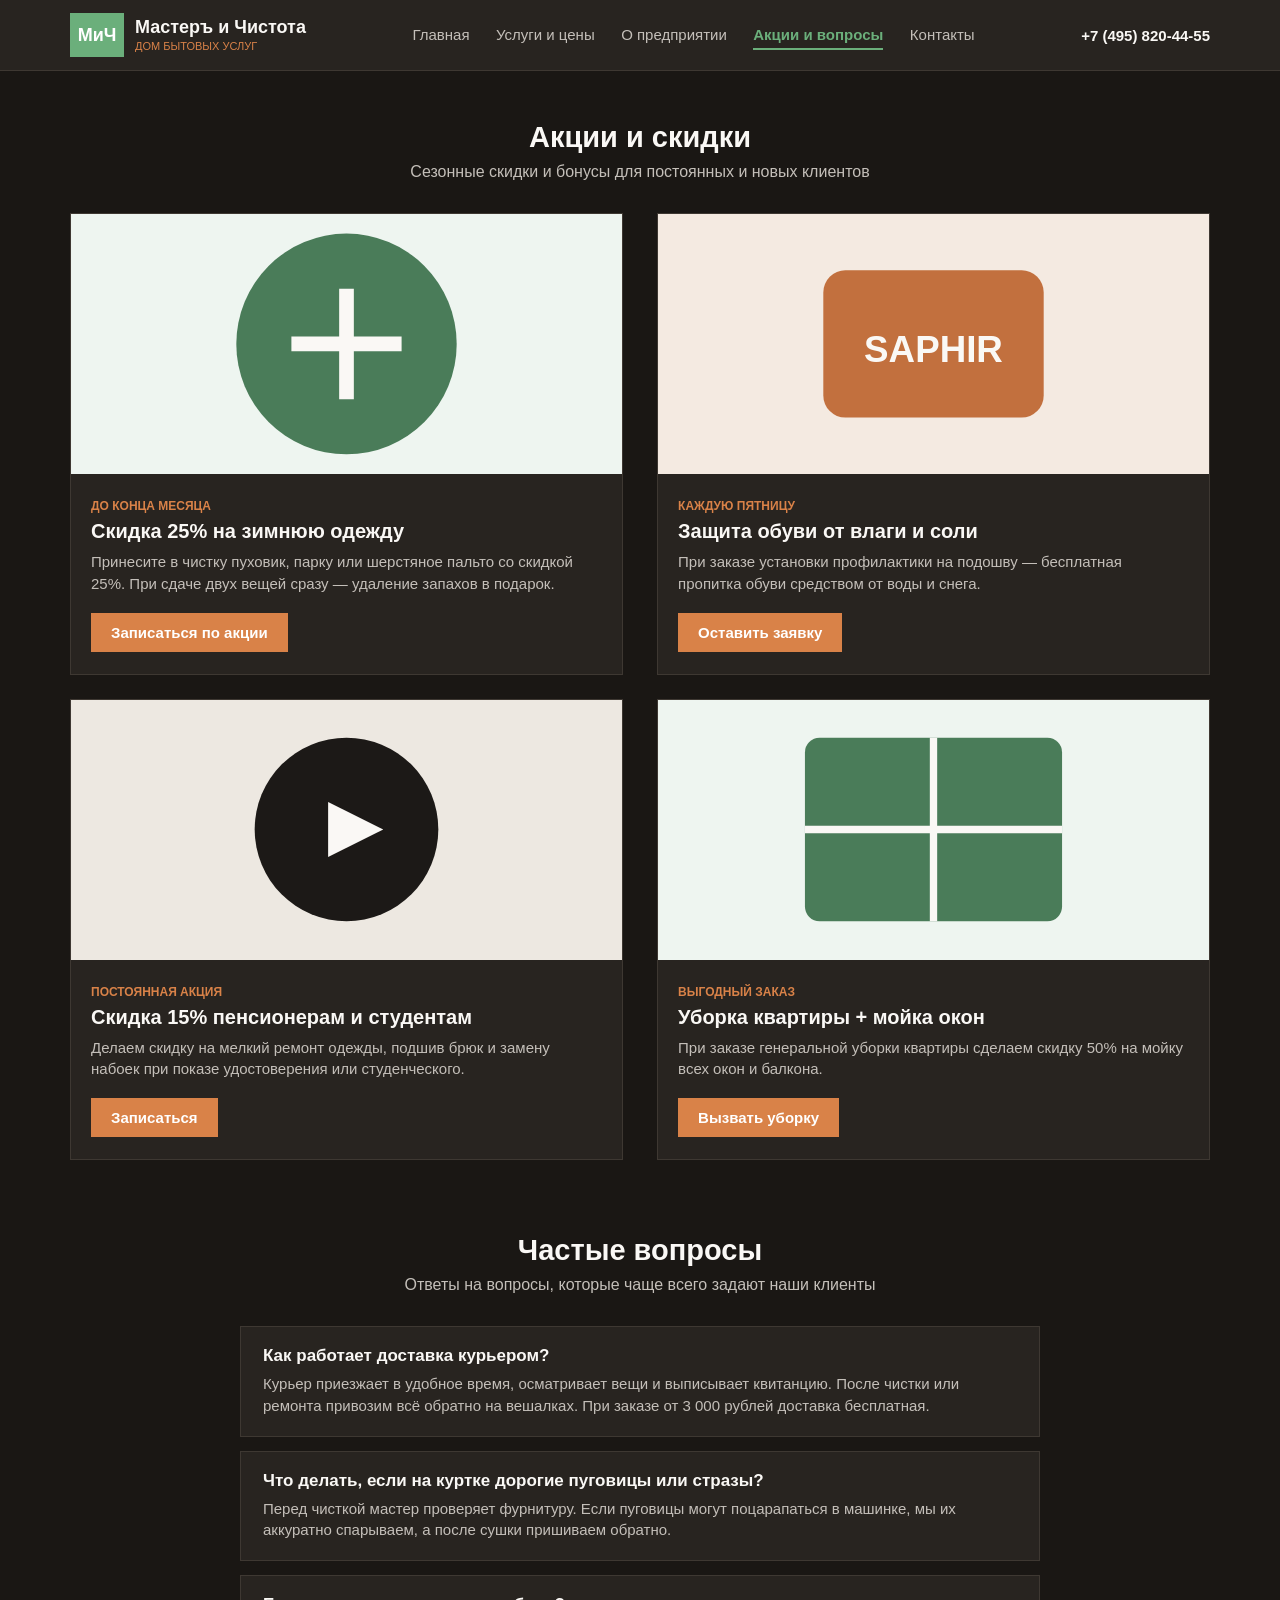
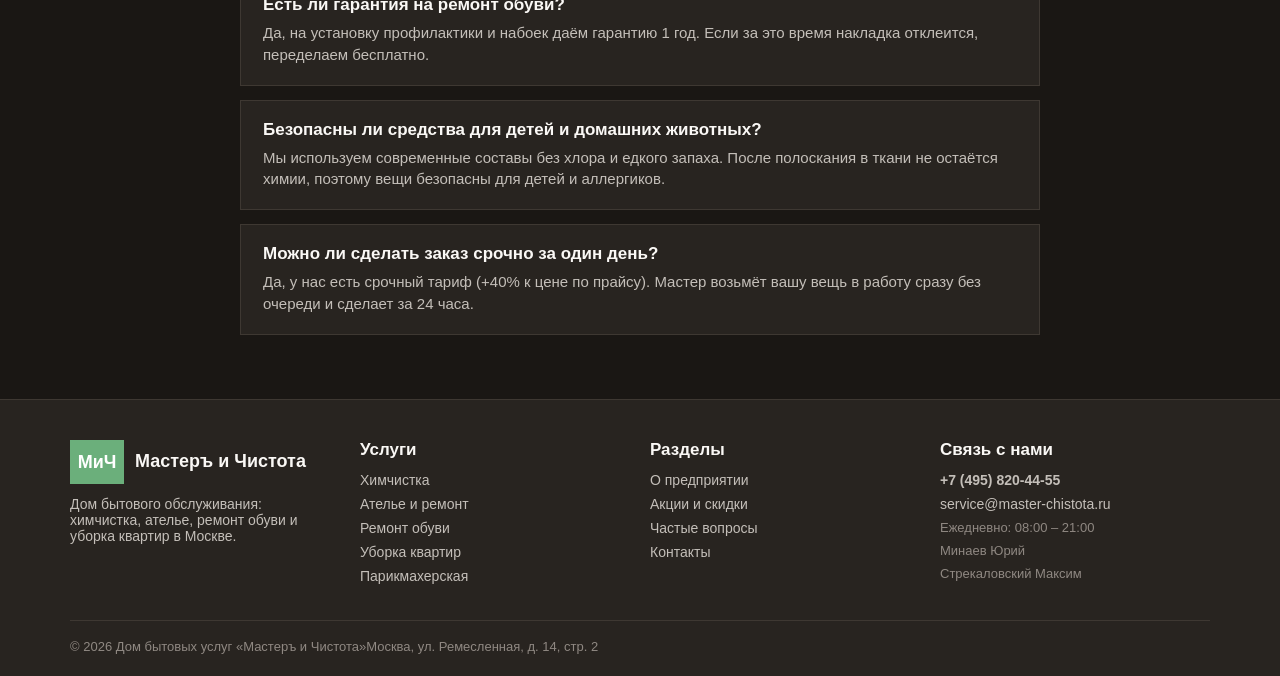
<file: Local-services/events.html>
<!DOCTYPE html>
<html lang="ru">
<head>
  <meta charset="UTF-8">
  <meta name="viewport" content="width=device-width, initial-scale=1.0">
  <title>Акции, клиентские дни &amp; FAQ — Дом бытовых услуг «Мастеръ &amp; Чистота»</title>
  <meta name="description" content="Календарь сезонных акций, дней ухода за обувью Saphir, открытых воркшопов и подробные ответы на частые вопросы (FAQ).">
  <meta name="keywords" content="акции химчистки, скидки на клининг, клиентский день Saphir, воркшоп по уходу за одеждой, частые вопросы FAQ">
  <meta name="robots" content="index, follow">
  <link rel="canonical" href="https://master-chistota.ru/events.html">

  <!-- Open Graph для соцсетей и мессенджеров -->
  <meta property="og:type" content="website">
  <meta property="og:locale" content="ru_RU">
  <meta property="og:site_name" content="Мастеръ &amp; Чистота">
  <meta property="og:title" content="Акции и частые вопросы — Мастеръ &amp; Чистота">
  <meta property="og:description" content="Сезонные спецпредложения, клиентские дни и ответы технологов на популярные вопросы.">
  <meta property="og:url" content="https://master-chistota.ru/events.html">
  <meta property="og:image" content="https://master-chistota.ru/img/event-1.svg">

    <!-- Yandex.Metrika counter -->
  <script type="text/javascript">
      (function(m,e,t,r,i,k,a){
          m[i]=m[i]||function(){(m[i].a=m[i].a||[]).push(arguments)};
          m[i].l=1*new Date();
          for (var j = 0; j < document.scripts.length; j++) {if (document.scripts[j].src === r) { return; }}
          k=e.createElement(t),a=e.getElementsByTagName(t)[0],k.async=1,k.src=r,a.parentNode.insertBefore(k,a)
      })(window, document,'script','https://mc.yandex.ru/metrika/tag.js?id=114298120', 'ym');

      ym(114298120, 'init', {ssr:true, webvisor:true, clickmap:true, ecommerce:"dataLayer", referrer: document.referrer, url: location.href, accurateTrackBounce:true, trackLinks:true});
  </script>
  <noscript><div><img src="https://mc.yandex.ru/watch/114298120" style="position:absolute; left:-9999px;" alt="" /></div></noscript>
  <!-- /Yandex.Metrika counter -->
  <link rel="stylesheet" href="css/style.css">
</head>

<script async src="https://www.googletagmanager.com/gtm.js?id=GTM-M978GM9C"></script>
<script>
  window.dataLayer = window.dataLayer || [];
  function gtag(){dataLayer.push(arguments);}
  gtag('js', new Date());
</script>

<body>

  <div class="shapka">
    <div class="osnova shapka_vnutri">
      <a href="index.html" class="logotip">
        <span class="kvadrat_logo">МиЧ</span>
        <span class="nazv_logo">
          Мастеръ и Чистота
          <span class="podpis_logo">Дом бытовых услуг</span>
        </span>
      </a>

      <div>
        <ul class="spisok_menu">
          <li><a href="index.html" class="ssylka_menu">Главная</a></li>
          <li><a href="services.html" class="ssylka_menu">Услуги и цены</a></li>
          <li><a href="about.html" class="ssylka_menu">О предприятии</a></li>
          <li><a href="events.html" class="ssylka_menu aktivnaya">Акции и вопросы</a></li>
          <li><a href="contacts.html" class="ssylka_menu">Контакты</a></li>
        </ul>
      </div>

      <a href="tel:+74958204455" class="telefon_verh">+7 (495) 820-44-55</a>
    </div>
  </div>

  <div class="sekcia">
    <div class="osnova">
      <h1 class="zag_razdela">Акции и скидки</h1>
      <p class="podzag_razdela">Сезонные скидки и бонусы для постоянных и новых клиентов</p>

      <div class="akcii_setka">
        <div class="akcia_kart">
          <div class="akcia_foto">
            <img src="img/event-1.svg" alt="Скидка на пуховики">
          </div>
          <div class="akcia_telo">
            <span class="akcia_srok">До конца месяца</span>
            <h3 style="font-size: 20px; margin-bottom: 8px;">Скидка 25% на зимнюю одежду</h3>
            <p style="font-size: 15px; line-height: 1.45; color: #C4BFB9; margin-bottom: 18px;">
              Принесите в чистку пуховик, парку или шерстяное пальто со скидкой 25%. При сдаче двух вещей сразу — удаление запахов в подарок.
            </p>
            <a href="contacts.html#forma_zakaza" class="knopka knopka_oranzh">Записаться по акции</a>
          </div>
        </div>

        <div class="akcia_kart">
          <div class="akcia_foto">
            <img src="img/event-2.svg" alt="Уход за обувью">
          </div>
          <div class="akcia_telo">
            <span class="akcia_srok">Каждую пятницу</span>
            <h3 style="font-size: 20px; margin-bottom: 8px;">Защита обуви от влаги и соли</h3>
            <p style="font-size: 15px; line-height: 1.45; color: #C4BFB9; margin-bottom: 18px;">
              При заказе установки профилактики на подошву — бесплатная пропитка обуви средством от воды и снега.
            </p>
            <a href="contacts.html#forma_zakaza" class="knopka knopka_oranzh">Оставить заявку</a>
          </div>
        </div>

        <div class="akcia_kart">
          <div class="akcia_foto">
            <img src="img/event-3.svg" alt="Скидка для пенсионеров">
          </div>
          <div class="akcia_telo">
            <span class="akcia_srok">Постоянная акция</span>
            <h3 style="font-size: 20px; margin-bottom: 8px;">Скидка 15% пенсионерам и студентам</h3>
            <p style="font-size: 15px; line-height: 1.45; color: #C4BFB9; margin-bottom: 18px;">
              Делаем скидку на мелкий ремонт одежды, подшив брюк и замену набоек при показе удостоверения или студенческого.
            </p>
            <a href="contacts.html#forma_zakaza" class="knopka knopka_oranzh">Записаться</a>
          </div>
        </div>

        <div class="akcia_kart">
          <div class="akcia_foto">
            <img src="img/event-4.svg" alt="Чистые окна и шторы">
          </div>
          <div class="akcia_telo">
            <span class="akcia_srok">Выгодный заказ</span>
            <h3 style="font-size: 20px; margin-bottom: 8px;">Уборка квартиры + мойка окон</h3>
            <p style="font-size: 15px; line-height: 1.45; color: #C4BFB9; margin-bottom: 18px;">
              При заказе генеральной уборки квартиры сделаем скидку 50% на мойку всех окон и балкона.
            </p>
            <a href="contacts.html#forma_zakaza" class="knopka knopka_oranzh">Вызвать уборку</a>
          </div>
        </div>
      </div>

      <h2 class="zag_razdela" id="voprosy" style="margin-top: 50px;">Частые вопросы</h2>
      <p class="podzag_razdela">Ответы на вопросы, которые чаще всего задают наши клиенты</p>

      <div class="voprosy_spisok">
        <div class="vopros_blok">
          <div class="vopros_zag">Как работает доставка курьером?</div>
          <div class="vopros_otvet">
            Курьер приезжает в удобное время, осматривает вещи и выписывает квитанцию. После чистки или ремонта привозим всё обратно на вешалках. При заказе от 3 000 рублей доставка бесплатная.
          </div>
        </div>

        <div class="vopros_blok">
          <div class="vopros_zag">Что делать, если на куртке дорогие пуговицы или стразы?</div>
          <div class="vopros_otvet">
            Перед чисткой мастер проверяет фурнитуру. Если пуговицы могут поцарапаться в машинке, мы их аккуратно спарываем, а после сушки пришиваем обратно.
          </div>
        </div>

        <div class="vopros_blok">
          <div class="vopros_zag">Есть ли гарантия на ремонт обуви?</div>
          <div class="vopros_otvet">
            Да, на установку профилактики и набоек даём гарантию 1 год. Если за это время накладка отклеится, переделаем бесплатно.
          </div>
        </div>

        <div class="vopros_blok">
          <div class="vopros_zag">Безопасны ли средства для детей и домашних животных?</div>
          <div class="vopros_otvet">
            Мы используем современные составы без хлора и едкого запаха. После полоскания в ткани не остаётся химии, поэтому вещи безопасны для детей и аллергиков.
          </div>
        </div>

        <div class="vopros_blok">
          <div class="vopros_zag">Можно ли сделать заказ срочно за один день?</div>
          <div class="vopros_otvet">
            Да, у нас есть срочный тариф (+40% к цене по прайсу). Мастер возьмёт вашу вещь в работу сразу без очереди и сделает за 24 часа.
          </div>
        </div>
      </div>

    </div>
  </div>

  <div class="podval">
    <div class="osnova">
      <div class="podval_kolonki">
        <div class="podval_col">
          <a href="index.html" class="logotip" style="margin-bottom: 12px;">
            <span class="kvadrat_logo">МиЧ</span>
            <span class="nazv_logo">Мастеръ и Чистота</span>
          </a>
          <p style="font-size: 14px; color: #C4BFB9; max-width: 260px; margin-top: 10px;">
            Дом бытового обслуживания: химчистка, ателье, ремонт обуви и уборка квартир в Москве.
          </p>
        </div>

        <div class="podval_col">
          <h4 class="podval_zag">Услуги</h4>
          <div class="podval_spisok">
            <a href="services.html">Химчистка</a>
            <a href="services.html">Ателье и ремонт</a>
            <a href="services.html">Ремонт обуви</a>
            <a href="services.html">Уборка квартир</a>
            <a href="services.html">Парикмахерская</a>
          </div>
        </div>

        <div class="podval_col">
          <h4 class="podval_zag">Разделы</h4>
          <div class="podval_spisok">
            <a href="about.html">О предприятии</a>
            <a href="events.html">Акции и скидки</a>
            <a href="events.html#voprosy">Частые вопросы</a>
            <a href="contacts.html">Контакты</a>
          </div>
        </div>

        <div class="podval_col">
          <h4 class="podval_zag">Связь с нами</h4>
          <div class="podval_spisok">
            <a href="tel:+74958204455"><strong>+7 (495) 820-44-55</strong></a>
            <a href="mailto:service@master-chistota.ru">service@master-chistota.ru</a>
            <span style="font-size: 13px; color: #8F8882; margin-top: 6px;">Ежедневно: 08:00 – 21:00</span>
            <span style="font-size: 13px; color: #8F8882;">Минаев Юрий</span>
            <span style="font-size: 13px; color: #8F8882;">Стрекаловский Максим</span>
          </div>
        </div>
      </div>

      <div class="podval_niz">
        <p style="float: left;">&copy; 2026 Дом бытовых услуг «Мастеръ и Чистота»</p>
        <p style="float: left;">Москва, ул. Ремесленная, д. 14, стр. 2</p>
      </div>
    </div>
  </div>
</body>
</html>
</file>
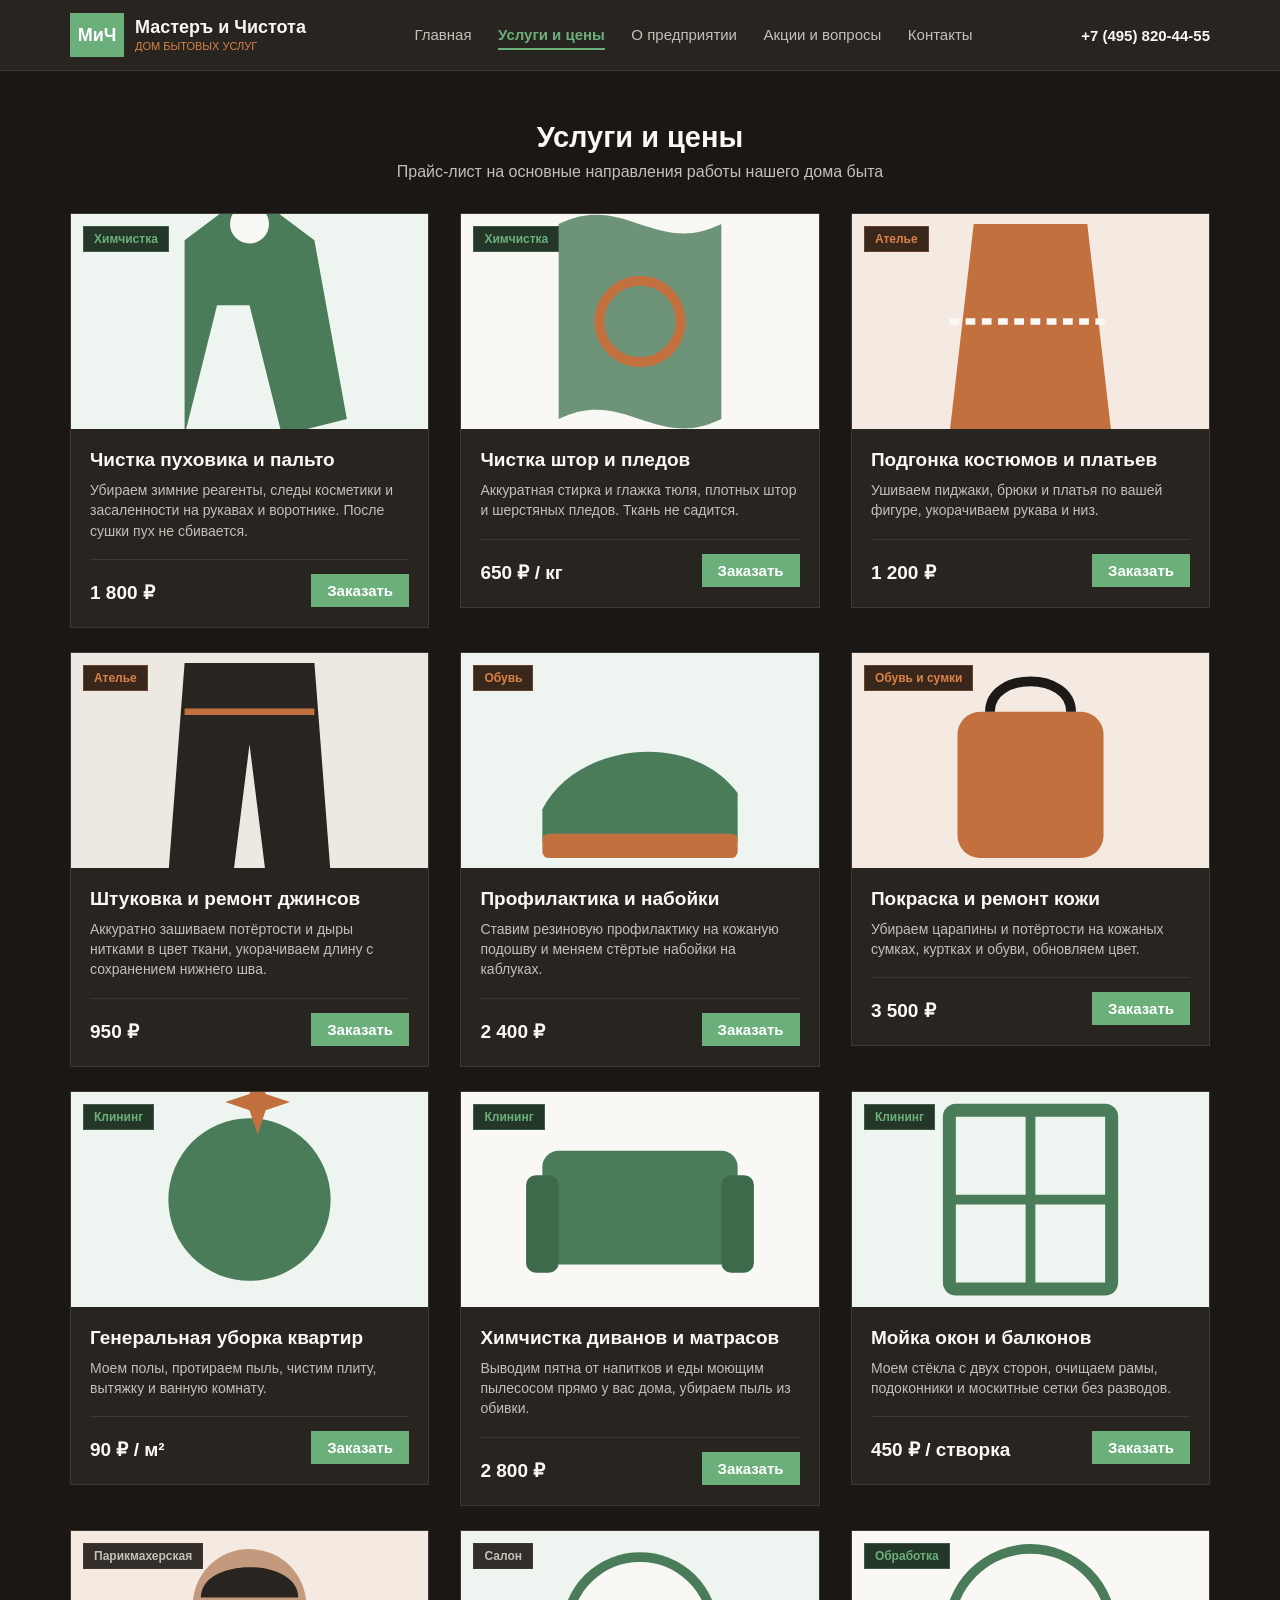
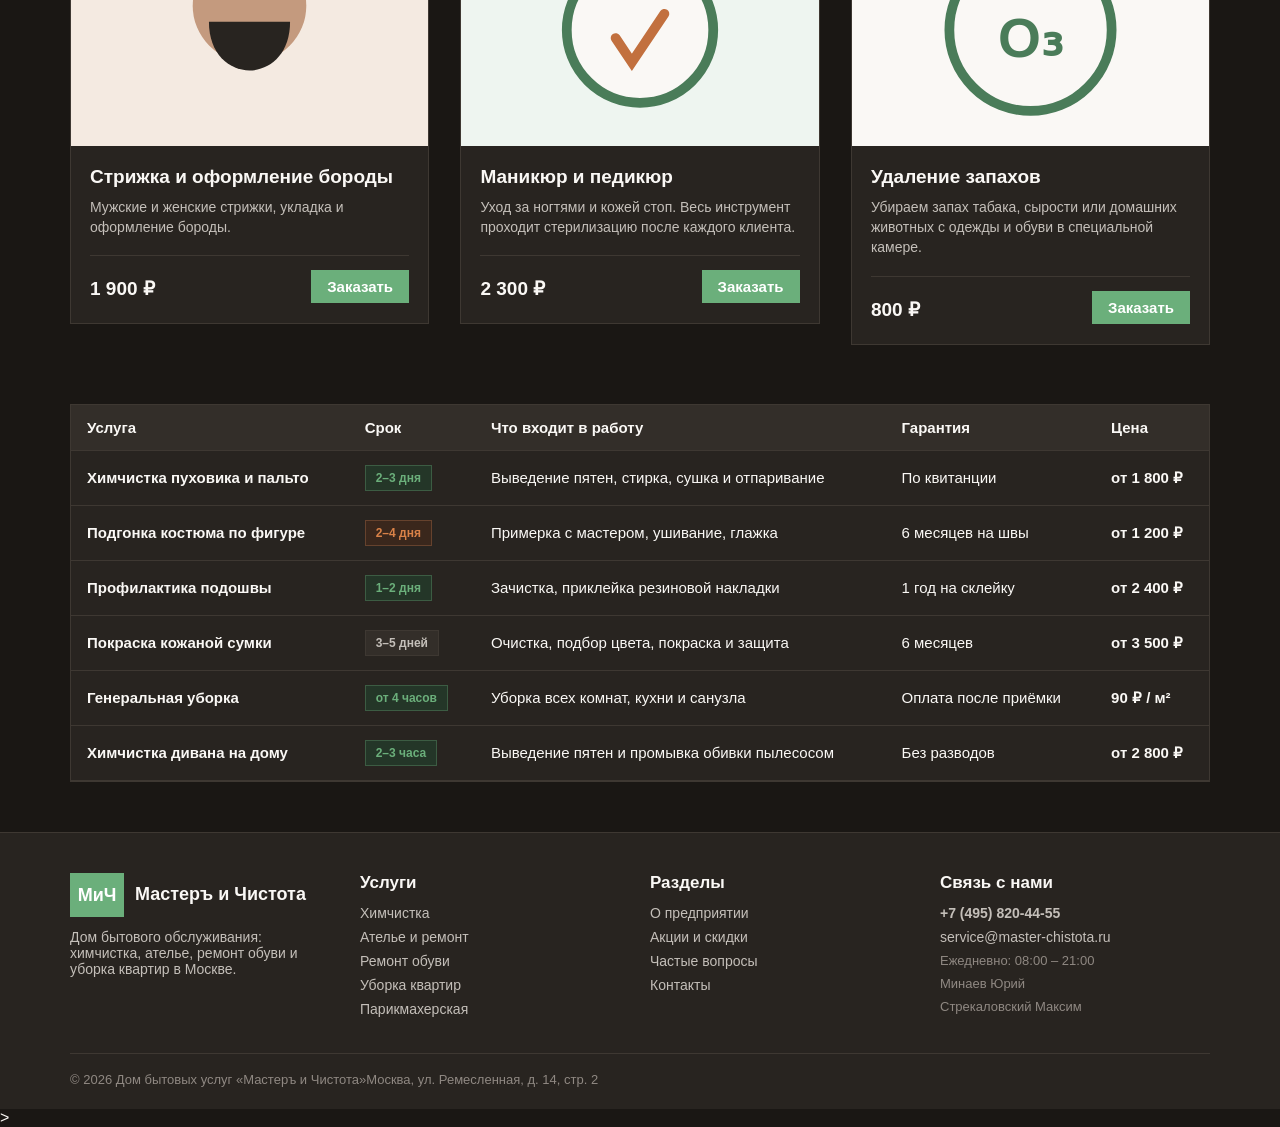
<file: Local-services/services.html>
<!DOCTYPE html>
<html lang="ru">
<head>
  <meta charset="UTF-8">
  <meta name="viewport" content="width=device-width, initial-scale=1.0">
  <title>Каталог услуг и прейскурант — Дом бытовых услуг «Мастеръ &amp; Чистота»</title>
  <meta name="description" content="Прейскурант и полный перечень бытовых услуг: химчистка пуховиков, штор, подгонка костюмов, ремонт обуви Vibram, клининг помещений. Москва.">
  <meta name="keywords" content="цены на химчистку, прейскурант ателье, профилактика подошвы Vibram, химчистка диванов, уборка квартир">
  <meta name="robots" content="index, follow">
  <link rel="canonical" href="https://master-chistota.ru/services.html">

  <!-- Open Graph для соцсетей и мессенджеров -->
  <meta property="og:type" content="website">
  <meta property="og:locale" content="ru_RU">
  <meta property="og:site_name" content="Мастеръ &amp; Чистота">
  <meta property="og:title" content="Каталог услуг и цены — Мастеръ &amp; Чистота">
  <meta property="og:description" content="Полный перечень ремесленных и клининговых услуг с фиксированными тарифами и гарантией по ГОСТ.">
  <meta property="og:url" content="https://master-chistota.ru/services.html">
  <meta property="og:image" content="https://master-chistota.ru/img/service-1.svg">

    <!-- Yandex.Metrika counter -->
  <script type="text/javascript">
      (function(m,e,t,r,i,k,a){
          m[i]=m[i]||function(){(m[i].a=m[i].a||[]).push(arguments)};
          m[i].l=1*new Date();
          for (var j = 0; j < document.scripts.length; j++) {if (document.scripts[j].src === r) { return; }}
          k=e.createElement(t),a=e.getElementsByTagName(t)[0],k.async=1,k.src=r,a.parentNode.insertBefore(k,a)
      })(window, document,'script','https://mc.yandex.ru/metrika/tag.js?id=114298120', 'ym');

      ym(114298120, 'init', {ssr:true, webvisor:true, clickmap:true, ecommerce:"dataLayer", referrer: document.referrer, url: location.href, accurateTrackBounce:true, trackLinks:true});
  </script>
  <noscript><div><img src="https://mc.yandex.ru/watch/114298120" style="position:absolute; left:-9999px;" alt="" /></div></noscript>
  <!-- /Yandex.Metrika counter -->
  <link rel="stylesheet" href="css/style.css">
</head>

<script async src="https://www.googletagmanager.com/gtm.js?id=GTM-M978GM9C"></script>
<script>
  window.dataLayer = window.dataLayer || [];
  function gtag(){dataLayer.push(arguments);}
  gtag('js', new Date());
</script>

<body>

  <div class="shapka">
    <div class="osnova shapka_vnutri">
      <a href="index.html" class="logotip">
        <span class="kvadrat_logo">МиЧ</span>
        <span class="nazv_logo">
          Мастеръ и Чистота
          <span class="podpis_logo">Дом бытовых услуг</span>
        </span>
      </a>

      <div>
        <ul class="spisok_menu">
          <li><a href="index.html" class="ssylka_menu">Главная</a></li>
          <li><a href="services.html" class="ssylka_menu aktivnaya">Услуги и цены</a></li>
          <li><a href="about.html" class="ssylka_menu">О предприятии</a></li>
          <li><a href="events.html" class="ssylka_menu">Акции и вопросы</a></li>
          <li><a href="contacts.html" class="ssylka_menu">Контакты</a></li>
        </ul>
      </div>

      <a href="tel:+74958204455" class="telefon_verh">+7 (495) 820-44-55</a>
    </div>
  </div>

  <div class="sekcia">
    <div class="osnova">
      <h1 class="zag_razdela">Услуги и цены</h1>
      <p class="podzag_razdela">Прайс-лист на основные направления работы нашего дома быта</p>

      <div class="setka_kart">
        <div class="kartochka">
          <div class="kart_foto">
            <span class="plahka plahka_zel kart_metka">Химчистка</span>
            <img src="img/service-1.svg" alt="Химчистка пуховика">
          </div>
          <div class="kart_telo">
            <h3 class="kart_zag">Чистка пуховика и пальто</h3>
            <p class="kart_opisanie">Убираем зимние реагенты, следы косметики и засаленности на рукавах и воротнике. После сушки пух не сбивается.</p>
            <div class="kart_niz">
              <span class="cena_kart">1 800 ₽</span>
              <a href="contacts.html#forma_zakaza" class="knopka knopka_zel">Заказать</a>
            </div>
          </div>
        </div>

        <div class="kartochka">
          <div class="kart_foto">
            <span class="plahka plahka_zel kart_metka">Химчистка</span>
            <img src="img/service-2.svg" alt="Чистка штор">
          </div>
          <div class="kart_telo">
            <h3 class="kart_zag">Чистка штор и пледов</h3>
            <p class="kart_opisanie">Аккуратная стирка и глажка тюля, плотных штор и шерстяных пледов. Ткань не садится.</p>
            <div class="kart_niz">
              <span class="cena_kart">650 ₽ / кг</span>
              <a href="contacts.html#forma_zakaza" class="knopka knopka_zel">Заказать</a>
            </div>
          </div>
        </div>

        <div class="kartochka">
          <div class="kart_foto">
            <span class="plahka plahka_oranzh kart_metka">Ателье</span>
            <img src="img/service-3.svg" alt="Подгонка костюмов">
          </div>
          <div class="kart_telo">
            <h3 class="kart_zag">Подгонка костюмов и платьев</h3>
            <p class="kart_opisanie">Ушиваем пиджаки, брюки и платья по вашей фигуре, укорачиваем рукава и низ.</p>
            <div class="kart_niz">
              <span class="cena_kart">1 200 ₽</span>
              <a href="contacts.html#forma_zakaza" class="knopka knopka_zel">Заказать</a>
            </div>
          </div>
        </div>

        <div class="kartochka">
          <div class="kart_foto">
            <span class="plahka plahka_oranzh kart_metka">Ателье</span>
            <img src="img/service-4.svg" alt="Ремонт джинсов">
          </div>
          <div class="kart_telo">
            <h3 class="kart_zag">Штуковка и ремонт джинсов</h3>
            <p class="kart_opisanie">Аккуратно зашиваем потёртости и дыры нитками в цвет ткани, укорачиваем длину с сохранением нижнего шва.</p>
            <div class="kart_niz">
              <span class="cena_kart">950 ₽</span>
              <a href="contacts.html#forma_zakaza" class="knopka knopka_zel">Заказать</a>
            </div>
          </div>
        </div>

        <div class="kartochka">
          <div class="kart_foto">
            <span class="plahka plahka_oranzh kart_metka">Обувь</span>
            <img src="img/service-5.svg" alt="Профилактика подошвы">
          </div>
          <div class="kart_telo">
            <h3 class="kart_zag">Профилактика и набойки</h3>
            <p class="kart_opisanie">Ставим резиновую профилактику на кожаную подошву и меняем стёртые набойки на каблуках.</p>
            <div class="kart_niz">
              <span class="cena_kart">2 400 ₽</span>
              <a href="contacts.html#forma_zakaza" class="knopka knopka_zel">Заказать</a>
            </div>
          </div>
        </div>

        <div class="kartochka">
          <div class="kart_foto">
            <span class="plahka plahka_oranzh kart_metka">Обувь и сумки</span>
            <img src="img/service-6.svg" alt="Покраска сумок">
          </div>
          <div class="kart_telo">
            <h3 class="kart_zag">Покраска и ремонт кожи</h3>
            <p class="kart_opisanie">Убираем царапины и потёртости на кожаных сумках, куртках и обуви, обновляем цвет.</p>
            <div class="kart_niz">
              <span class="cena_kart">3 500 ₽</span>
              <a href="contacts.html#forma_zakaza" class="knopka knopka_zel">Заказать</a>
            </div>
          </div>
        </div>

        <div class="kartochka">
          <div class="kart_foto">
            <span class="plahka plahka_zel kart_metka">Клининг</span>
            <img src="img/service-7.svg" alt="Уборка квартир">
          </div>
          <div class="kart_telo">
            <h3 class="kart_zag">Генеральная уборка квартир</h3>
            <p class="kart_opisanie">Моем полы, протираем пыль, чистим плиту, вытяжку и ванную комнату.</p>
            <div class="kart_niz">
              <span class="cena_kart">90 ₽ / м²</span>
              <a href="contacts.html#forma_zakaza" class="knopka knopka_zel">Заказать</a>
            </div>
          </div>
        </div>

        <div class="kartochka">
          <div class="kart_foto">
            <span class="plahka plahka_zel kart_metka">Клининг</span>
            <img src="img/service-8.svg" alt="Химчистка диванов">
          </div>
          <div class="kart_telo">
            <h3 class="kart_zag">Химчистка диванов и матрасов</h3>
            <p class="kart_opisanie">Выводим пятна от напитков и еды моющим пылесосом прямо у вас дома, убираем пыль из обивки.</p>
            <div class="kart_niz">
              <span class="cena_kart">2 800 ₽</span>
              <a href="contacts.html#forma_zakaza" class="knopka knopka_zel">Заказать</a>
            </div>
          </div>
        </div>

        <div class="kartochka">
          <div class="kart_foto">
            <span class="plahka plahka_zel kart_metka">Клининг</span>
            <img src="img/service-9.svg" alt="Мойка окон">
          </div>
          <div class="kart_telo">
            <h3 class="kart_zag">Мойка окон и балконов</h3>
            <p class="kart_opisanie">Моем стёкла с двух сторон, очищаем рамы, подоконники и москитные сетки без разводов.</p>
            <div class="kart_niz">
              <span class="cena_kart">450 ₽ / створка</span>
              <a href="contacts.html#forma_zakaza" class="knopka knopka_zel">Заказать</a>
            </div>
          </div>
        </div>

        <div class="kartochka">
          <div class="kart_foto">
            <span class="plahka plahka_seraya kart_metka">Парикмахерская</span>
            <img src="img/service-10.svg" alt="Мужская стрижка">
          </div>
          <div class="kart_telo">
            <h3 class="kart_zag">Стрижка и оформление бороды</h3>
            <p class="kart_opisanie">Мужские и женские стрижки, укладка и оформление бороды.</p>
            <div class="kart_niz">
              <span class="cena_kart">1 900 ₽</span>
              <a href="contacts.html#forma_zakaza" class="knopka knopka_zel">Заказать</a>
            </div>
          </div>
        </div>

        <div class="kartochka">
          <div class="kart_foto">
            <span class="plahka plahka_seraya kart_metka">Салон</span>
            <img src="img/service-11.svg" alt="Маникюр и педикюр">
          </div>
          <div class="kart_telo">
            <h3 class="kart_zag">Маникюр и педикюр</h3>
            <p class="kart_opisanie">Уход за ногтями и кожей стоп. Весь инструмент проходит стерилизацию после каждого клиента.</p>
            <div class="kart_niz">
              <span class="cena_kart">2 300 ₽</span>
              <a href="contacts.html#forma_zakaza" class="knopka knopka_zel">Заказать</a>
            </div>
          </div>
        </div>

        <div class="kartochka">
          <div class="kart_foto">
            <span class="plahka plahka_zel kart_metka">Обработка</span>
            <img src="img/service-12.svg" alt="Озонирование">
          </div>
          <div class="kart_telo">
            <h3 class="kart_zag">Удаление запахов</h3>
            <p class="kart_opisanie">Убираем запах табака, сырости или домашних животных с одежды и обуви в специальной камере.</p>
            <div class="kart_niz">
              <span class="cena_kart">800 ₽</span>
              <a href="contacts.html#forma_zakaza" class="knopka knopka_zel">Заказать</a>
            </div>
          </div>
        </div>
      </div>

      <div class="ramka_tablicy">
        <table class="tablica_cen">
          <tr>
            <th>Услуга</th>
            <th>Срок</th>
            <th>Что входит в работу</th>
            <th>Гарантия</th>
            <th>Цена</th>
          </tr>
          <tr>
            <td><strong>Химчистка пуховика и пальто</strong></td>
            <td><span class="plahka plahka_zel">2–3 дня</span></td>
            <td>Выведение пятен, стирка, сушка и отпаривание</td>
            <td>По квитанции</td>
            <td class="kol_cena">от 1 800 ₽</td>
          </tr>
          <tr>
            <td><strong>Подгонка костюма по фигуре</strong></td>
            <td><span class="plahka plahka_oranzh">2–4 дня</span></td>
            <td>Примерка с мастером, ушивание, глажка</td>
            <td>6 месяцев на швы</td>
            <td class="kol_cena">от 1 200 ₽</td>
          </tr>
          <tr>
            <td><strong>Профилактика подошвы</strong></td>
            <td><span class="plahka plahka_zel">1–2 дня</span></td>
            <td>Зачистка, приклейка резиновой накладки</td>
            <td>1 год на склейку</td>
            <td class="kol_cena">от 2 400 ₽</td>
          </tr>
          <tr>
            <td><strong>Покраска кожаной сумки</strong></td>
            <td><span class="plahka plahka_seraya">3–5 дней</span></td>
            <td>Очистка, подбор цвета, покраска и защита</td>
            <td>6 месяцев</td>
            <td class="kol_cena">от 3 500 ₽</td>
          </tr>
          <tr>
            <td><strong>Генеральная уборка</strong></td>
            <td><span class="plahka plahka_zel">от 4 часов</span></td>
            <td>Уборка всех комнат, кухни и санузла</td>
            <td>Оплата после приёмки</td>
            <td class="kol_cena">90 ₽ / м²</td>
          </tr>
          <tr>
            <td><strong>Химчистка дивана на дому</strong></td>
            <td><span class="plahka plahka_zel">2–3 часа</span></td>
            <td>Выведение пятен и промывка обивки пылесосом</td>
            <td>Без разводов</td>
            <td class="kol_cena">от 2 800 ₽</td>
          </tr>
        </table>
      </div>

    </div>
  </div>

  <div class="podval">
    <div class="osnova">
      <div class="podval_kolonki">
        <div class="podval_col">
          <a href="index.html" class="logotip" style="margin-bottom: 12px;">
            <span class="kvadrat_logo">МиЧ</span>
            <span class="nazv_logo">Мастеръ и Чистота</span>
          </a>
          <p style="font-size: 14px; color: #C4BFB9; max-width: 260px; margin-top: 10px;">
            Дом бытового обслуживания: химчистка, ателье, ремонт обуви и уборка квартир в Москве.
          </p>
        </div>

        <div class="podval_col">
          <h4 class="podval_zag">Услуги</h4>
          <div class="podval_spisok">
            <a href="services.html">Химчистка</a>
            <a href="services.html">Ателье и ремонт</a>
            <a href="services.html">Ремонт обуви</a>
            <a href="services.html">Уборка квартир</a>
            <a href="services.html">Парикмахерская</a>
          </div>
        </div>

        <div class="podval_col">
          <h4 class="podval_zag">Разделы</h4>
          <div class="podval_spisok">
            <a href="about.html">О предприятии</a>
            <a href="events.html">Акции и скидки</a>
            <a href="events.html#voprosy">Частые вопросы</a>
            <a href="contacts.html">Контакты</a>
          </div>
        </div>

        <div class="podval_col">
          <h4 class="podval_zag">Связь с нами</h4>
          <div class="podval_spisok">
            <a href="tel:+74958204455"><strong>+7 (495) 820-44-55</strong></a>
            <a href="mailto:service@master-chistota.ru">service@master-chistota.ru</a>
            <span style="font-size: 13px; color: #8F8882; margin-top: 6px;">Ежедневно: 08:00 – 21:00</span>
            <span style="font-size: 13px; color: #8F8882;">Минаев Юрий</span>
            <span style="font-size: 13px; color: #8F8882;">Стрекаловский Максим</span>
          </div>
        </div>
      </div>

      <div class="podval_niz">
        <p style="float: left;">&copy; 2026 Дом бытовых услуг «Мастеръ и Чистота»</p>
        <p style="float: left;">Москва, ул. Ремесленная, д. 14, стр. 2</p>
      </div>
    </div>
  </div>>
</body>
</html>
</file>
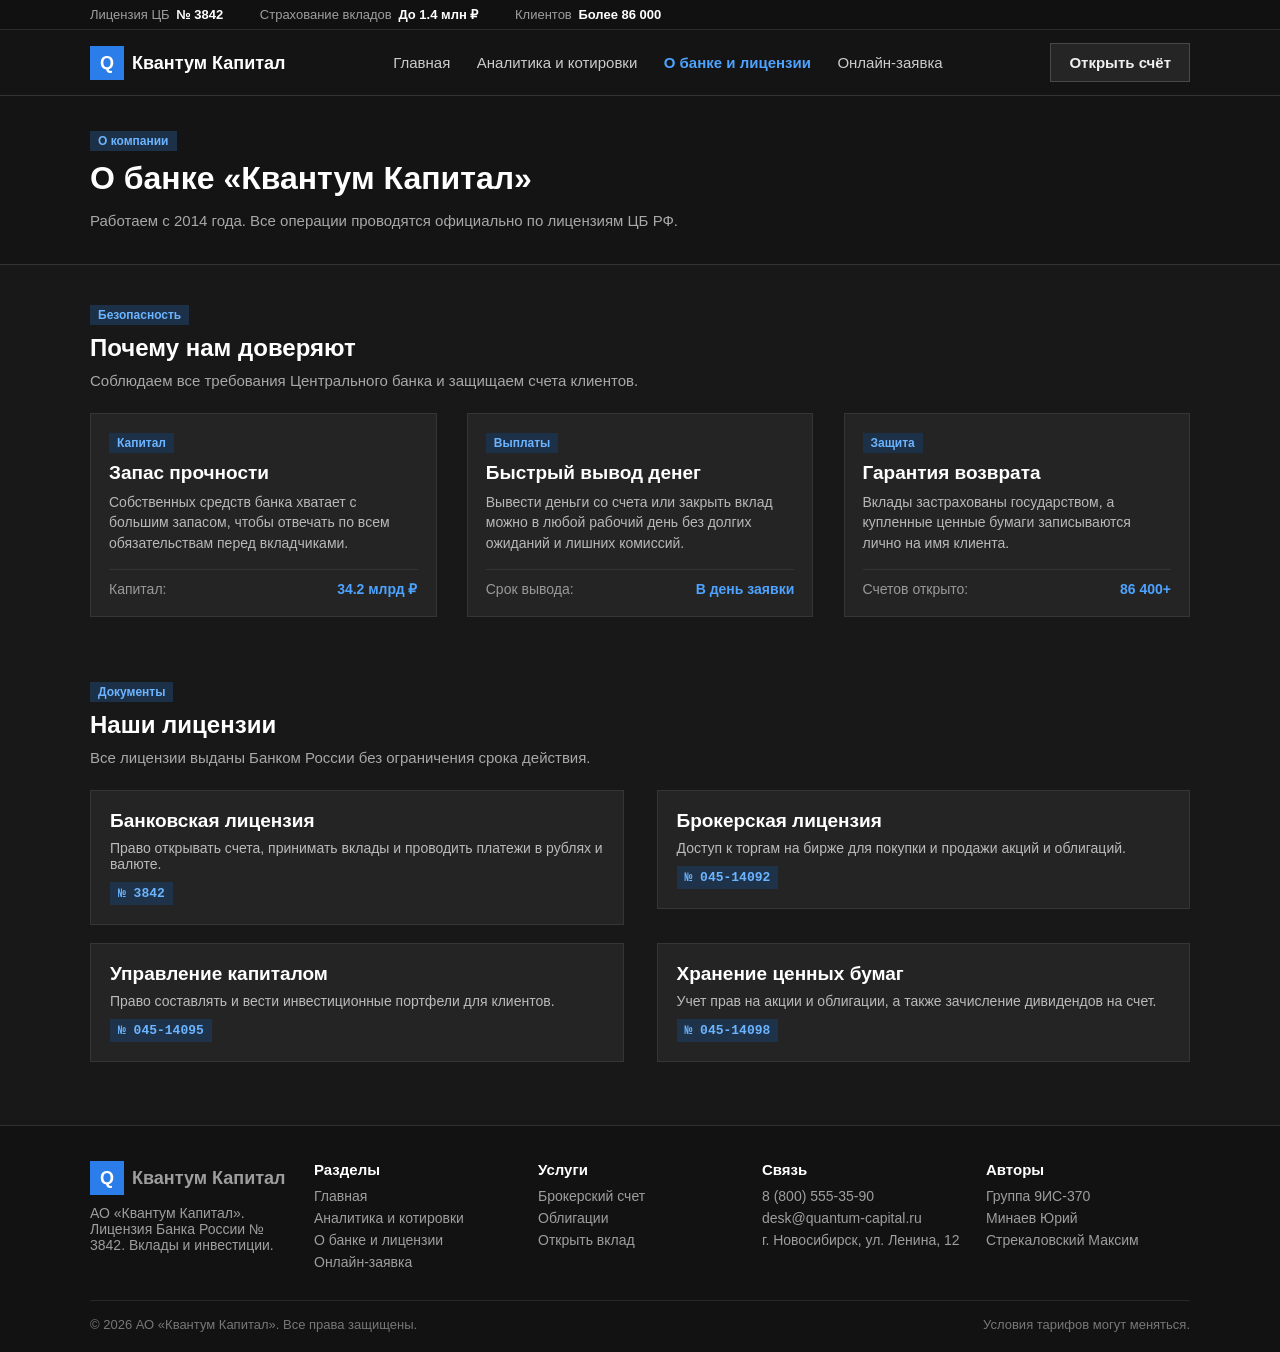
<file: Quantum/about.html>
﻿<!DOCTYPE html>
<html lang="ru">
<head>
  <meta charset="UTF-8">
  <meta name="viewport" content="width=device-width, initial-scale=1.0">
  <title>О банке и лицензии — Квантум Капитал</title>
  <script type="text/javascript">
    (function(m,e,t,r,i,k,a){
        m[i]=m[i]||function(){(m[i].a=m[i].a||[]).push(arguments)};
        m[i].l=1*new Date();
        for (var j = 0; j < document.scripts.length; j++) {if (document.scripts[j].src === r) { return; }}
        k=e.createElement(t),a=e.getElementsByTagName(t)[0],k.async=1,k.src=r,a.parentNode.insertBefore(k,a)
    })(window, document,'script','https://mc.yandex.ru/metrika/tag.js?id=114298378', 'ym');

    ym(114298378, 'init', {ssr:true, webvisor:true, clickmap:true, ecommerce:"dataLayer", referrer: document.referrer, url: location.href, accurateTrackBounce:true, trackLinks:true});
  </script>
  <noscript><div><img src="https://mc.yandex.ru/watch/114298378" style="position:absolute; left:-9999px;" alt=""></div></noscript>
  <link rel="stylesheet" href="css/style.css">
</head>
<body>

  <div class="verh_polosa">
    <div class="osnova">
      <ul>
        <li class="kurs_item"><span>Лицензия ЦБ</span> <strong>№ 3842</strong></li>
        <li class="kurs_item"><span>Страхование вкладов</span> <strong>До 1.4 млн ₽</strong></li>
        <li class="kurs_item"><span>Клиентов</span> <strong>Более 86 000</strong></li>
      </ul>
    </div>
  </div>

  <div class="shapka">
    <div class="osnova shapka_vnutri">
      <a href="index.html" class="logotip"><span class="kvadrat_logo">Q</span><span>Квантум Капитал</span></a>
      <div>
        <ul class="menu_spisok">
          <li><a href="index.html" class="ssylka_menu">Главная</a></li>
          <li><a href="analytics.html" class="ssylka_menu">Аналитика и котировки</a></li>
          <li><a href="about.html" class="ssylka_menu aktivnaya">О банке и лицензии</a></li>
          <li><a href="contacts.html" class="ssylka_menu">Онлайн-заявка</a></li>
        </ul>
      </div>
      <div class="knopka_shapka">
        <a href="contacts.html" class="knopka knopka_temnaya">Открыть счёт</a>
      </div>
    </div>
  </div>

  <div class="shapka_stranicy">
    <div class="osnova">
      <span class="plahka">О компании</span>
      <h1>О банке «Квантум Капитал»</h1>
      <p class="podzagolovok">Работаем с 2014 года. Все операции проводятся официально по лицензиям ЦБ РФ.</p>
    </div>
  </div>

  <div class="sekcia">
    <div class="osnova">
      <div class="zagolovok_bloka">
        <span class="plahka">Безопасность</span>
        <h2>Почему нам доверяют</h2>
        <p class="podzagolovok">Соблюдаем все требования Центрального банка и защищаем счета клиентов.</p>
      </div>

      <div class="tri_kolonki">
        <div class="kartochka">
          <span class="plahka">Капитал</span>
          <h3>Запас прочности</h3>
          <p class="kart_text">
            Собственных средств банка хватает с большим запасом, чтобы отвечать по всем обязательствам перед вкладчиками.
          </p>
          <div class="kart_niz">
            <span style="color: #999; float: left;">Капитал:</span>
            <strong style="color: #4da3ff; float: right;">34.2 млрд ₽</strong>
          </div>
        </div>

        <div class="kartochka">
          <span class="plahka">Выплаты</span>
          <h3>Быстрый вывод денег</h3>
          <p class="kart_text">
            Вывести деньги со счета или закрыть вклад можно в любой рабочий день без долгих ожиданий и лишних комиссий.
          </p>
          <div class="kart_niz">
            <span style="color: #999; float: left;">Срок вывода:</span>
            <strong style="color: #4da3ff; float: right;">В день заявки</strong>
          </div>
        </div>

        <div class="kartochka">
          <span class="plahka">Защита</span>
          <h3>Гарантия возврата</h3>
          <p class="kart_text">
            Вклады застрахованы государством, а купленные ценные бумаги записываются лично на имя клиента.
          </p>
          <div class="kart_niz">
            <span style="color: #999; float: left;">Счетов открыто:</span>
            <strong style="color: #4da3ff; float: right;">86 400+</strong>
          </div>
        </div>
      </div>
    </div>
  </div>

  <div class="sekcia" style="padding-top: 0;">
    <div class="osnova">
      <div class="zagolovok_bloka">
        <span class="plahka">Документы</span>
        <h2>Наши лицензии</h2>
        <p class="podzagolovok">Все лицензии выданы Банком России без ограничения срока действия.</p>
      </div>

      <div class="licenzii_setka">
        <div class="licenzia_blok">
          <h3>Банковская лицензия</h3>
          <p style="color: #bbb; font-size: 14px;">Право открывать счета, принимать вклады и проводить платежи в рублях и валюте.</p>
          <span class="nomer_lic">№ 3842</span>
        </div>

        <div class="licenzia_blok">
          <h3>Брокерская лицензия</h3>
          <p style="color: #bbb; font-size: 14px;">Доступ к торгам на бирже для покупки и продажи акций и облигаций.</p>
          <span class="nomer_lic">№ 045-14092</span>
        </div>

        <div class="licenzia_blok">
          <h3>Управление капиталом</h3>
          <p style="color: #bbb; font-size: 14px;">Право составлять и вести инвестиционные портфели для клиентов.</p>
          <span class="nomer_lic">№ 045-14095</span>
        </div>

        <div class="licenzia_blok">
          <h3>Хранение ценных бумаг</h3>
          <p style="color: #bbb; font-size: 14px;">Учет прав на акции и облигации, а также зачисление дивидендов на счет.</p>
          <span class="nomer_lic">№ 045-14098</span>
        </div>
      </div>
    </div>
  </div>

  <div class="podval">
    <div class="osnova">
      <div class="podval_kolonki">
        <div class="podval_col">
          <a href="index.html" class="logotip"><span class="kvadrat_logo">Q</span><span>Квантум Капитал</span></a>
          <p style="margin-top: 10px;">АО «Квантум Капитал». Лицензия Банка России № 3842. Вклады и инвестиции.</p>
        </div>

        <div class="podval_col">
          <h3 class="podval_zag">Разделы</h3>
          <ul class="podval_spisok">
            <li><a href="index.html">Главная</a></li>
            <li><a href="analytics.html">Аналитика и котировки</a></li>
            <li><a href="about.html">О банке и лицензии</a></li>
            <li><a href="contacts.html">Онлайн-заявка</a></li>
          </ul>
        </div>

        <div class="podval_col">
          <h3 class="podval_zag">Услуги</h3>
          <ul class="podval_spisok">
            <li><a href="analytics.html">Брокерский счет</a></li>
            <li><a href="analytics.html">Облигации</a></li>
            <li><a href="contacts.html">Открыть вклад</a></li>
          </ul>
        </div>

        <div class="podval_col">
          <h3 class="podval_zag">Связь</h3>
          <ul class="podval_spisok">
            <li>8 (800) 555-35-90</li>
            <li>desk@quantum-capital.ru</li>
            <li>г. Новосибирск, ул. Ленина, 12</li>
          </ul>
        </div>

        <div class="podval_col">
          <h3 class="podval_zag">Авторы</h3>
          <ul class="podval_spisok">
            <li>Группа 9ИС-370</li>
            <li>Минаев Юрий</li>
            <li>Стрекаловский Максим</li>
          </ul>
        </div>
      </div>

      <div class="podval_niz">
        <span style="float: left;">&copy; 2026 АО «Квантум Капитал». Все права защищены.</span>
        <span style="float: right;">Условия тарифов могут меняться.</span>
      </div>
    </div>
  </div>
</body>
</html>
</file>
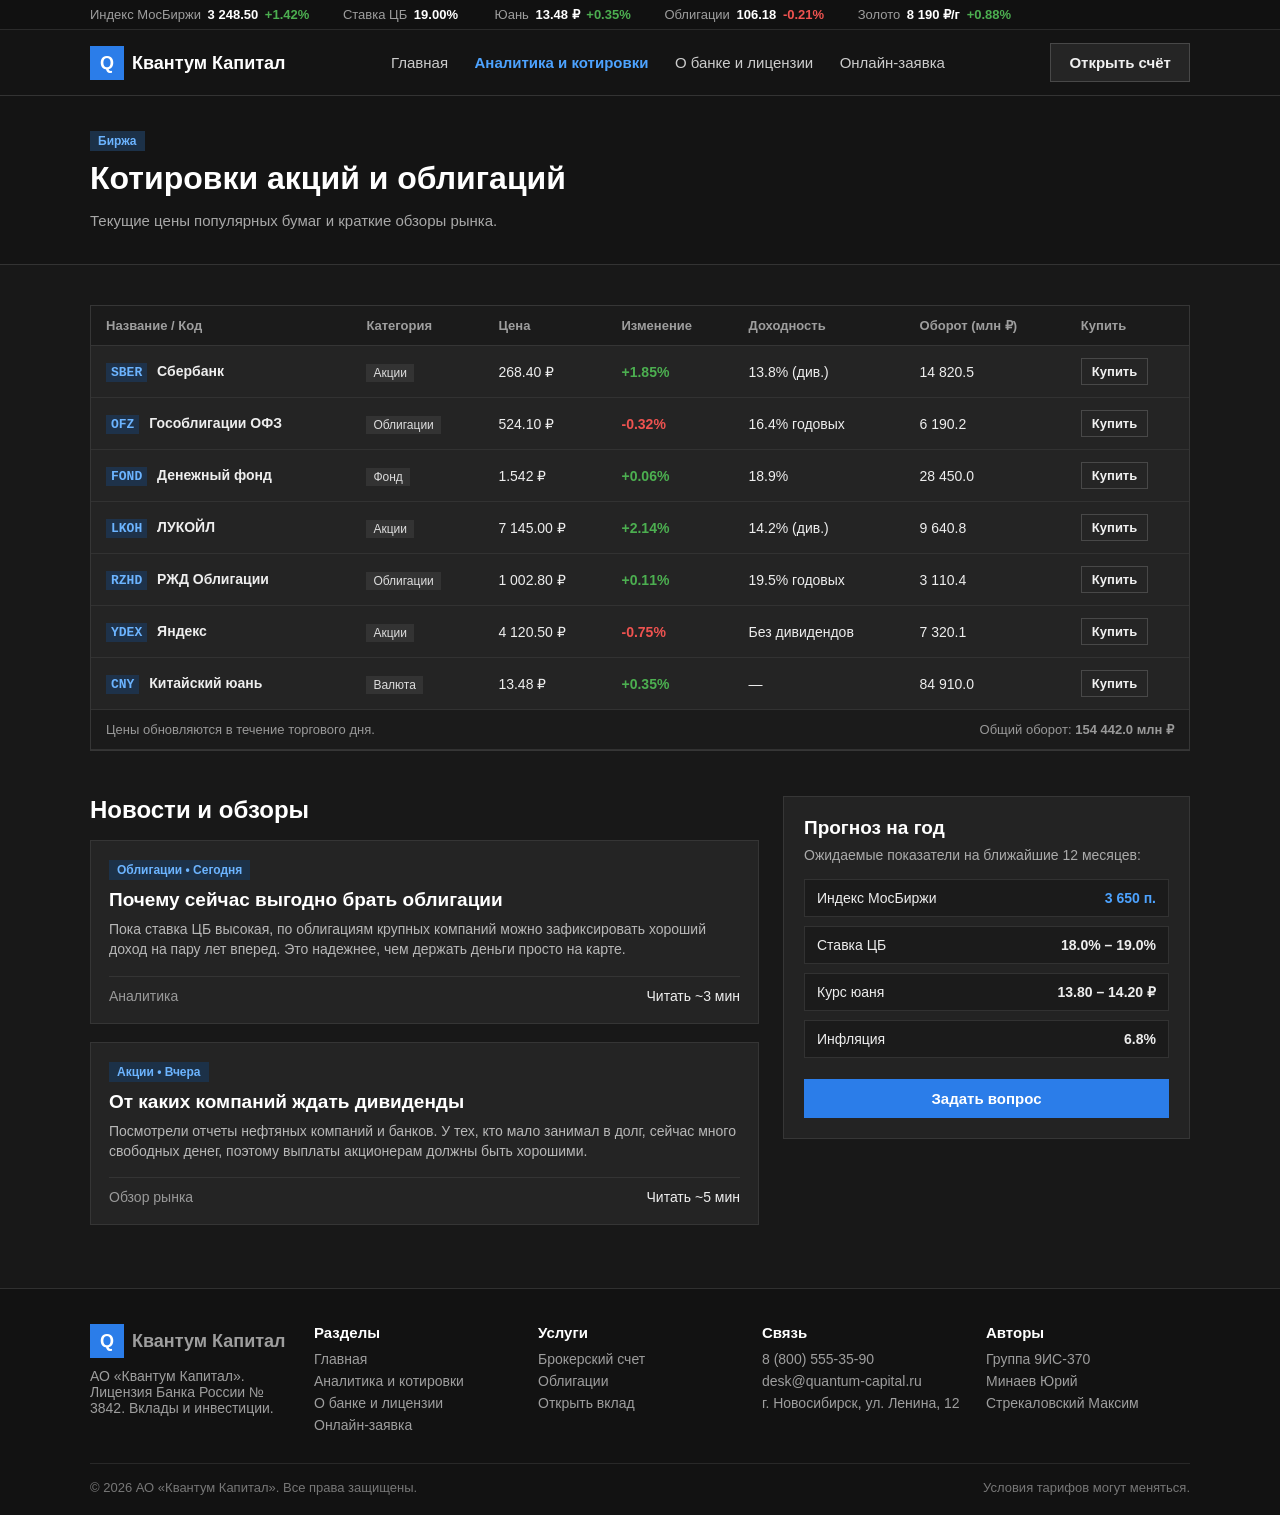
<file: Quantum/analytics.html>
﻿<!DOCTYPE html>
<html lang="ru">
<head>
  <meta charset="UTF-8">
  <meta name="viewport" content="width=device-width, initial-scale=1.0">
  <title>Котировки и аналитика — Квантум Капитал</title>
  <script type="text/javascript">
    (function(m,e,t,r,i,k,a){
        m[i]=m[i]||function(){(m[i].a=m[i].a||[]).push(arguments)};
        m[i].l=1*new Date();
        for (var j = 0; j < document.scripts.length; j++) {if (document.scripts[j].src === r) { return; }}
        k=e.createElement(t),a=e.getElementsByTagName(t)[0],k.async=1,k.src=r,a.parentNode.insertBefore(k,a)
    })(window, document,'script','https://mc.yandex.ru/metrika/tag.js?id=114298378', 'ym');

    ym(114298378, 'init', {ssr:true, webvisor:true, clickmap:true, ecommerce:"dataLayer", referrer: document.referrer, url: location.href, accurateTrackBounce:true, trackLinks:true});
  </script>
  <noscript><div><img src="https://mc.yandex.ru/watch/114298378" style="position:absolute; left:-9999px;" alt=""></div></noscript>
  <link rel="stylesheet" href="css/style.css">
</head>
<body>

  <div class="verh_polosa">
    <div class="osnova">
      <ul>
        <li class="kurs_item"><span>Индекс МосБиржи</span> <strong>3 248.50</strong> <span class="plus">+1.42%</span></li>
        <li class="kurs_item"><span>Ставка ЦБ</span> <strong>19.00%</strong></li>
        <li class="kurs_item"><span>Юань</span> <strong>13.48 ₽</strong> <span class="plus">+0.35%</span></li>
        <li class="kurs_item"><span>Облигации</span> <strong>106.18</strong> <span class="minus">-0.21%</span></li>
        <li class="kurs_item"><span>Золото</span> <strong>8 190 ₽/г</strong> <span class="plus">+0.88%</span></li>
      </ul>
    </div>
  </div>

  <div class="shapka">
    <div class="osnova shapka_vnutri">
      <a href="index.html" class="logotip"><span class="kvadrat_logo">Q</span><span>Квантум Капитал</span></a>
      <div>
        <ul class="menu_spisok">
          <li><a href="index.html" class="ssylka_menu">Главная</a></li>
          <li><a href="analytics.html" class="ssylka_menu aktivnaya">Аналитика и котировки</a></li>
          <li><a href="about.html" class="ssylka_menu">О банке и лицензии</a></li>
          <li><a href="contacts.html" class="ssylka_menu">Онлайн-заявка</a></li>
        </ul>
      </div>
      <div class="knopka_shapka">
        <a href="contacts.html" class="knopka knopka_temnaya">Открыть счёт</a>
      </div>
    </div>
  </div>

  <div class="shapka_stranicy">
    <div class="osnova">
      <span class="plahka">Биржа</span>
      <h1>Котировки акций и облигаций</h1>
      <p class="podzagolovok">Текущие цены популярных бумаг и краткие обзоры рынка.</p>
    </div>
  </div>

  <div class="sekcia">
    <div class="osnova">
      <div class="ramka_tablicy">
        <table class="tablica_kotir">
          <tr>
            <th>Название / Код</th>
            <th>Категория</th>
            <th>Цена</th>
            <th>Изменение</th>
            <th>Доходность</th>
            <th>Оборот (млн ₽)</th>
            <th>Купить</th>
          </tr>
          <tr>
            <td><span class="kod_akcii">SBER</span> <strong>Сбербанк</strong></td>
            <td><span class="tip_bumagi">Акции</span></td>
            <td>268.40 ₽</td>
            <td><span class="plus">+1.85%</span></td>
            <td>13.8% (див.)</td>
            <td>14 820.5</td>
            <td><a href="contacts.html" class="knopka knopka_temnaya knopka_mal">Купить</a></td>
          </tr>
          <tr>
            <td><span class="kod_akcii">OFZ</span> <strong>Гособлигации ОФЗ</strong></td>
            <td><span class="tip_bumagi">Облигации</span></td>
            <td>524.10 ₽</td>
            <td><span class="minus">-0.32%</span></td>
            <td>16.4% годовых</td>
            <td>6 190.2</td>
            <td><a href="contacts.html" class="knopka knopka_temnaya knopka_mal">Купить</a></td>
          </tr>
          <tr>
            <td><span class="kod_akcii">FOND</span> <strong>Денежный фонд</strong></td>
            <td><span class="tip_bumagi">Фонд</span></td>
            <td>1.542 ₽</td>
            <td><span class="plus">+0.06%</span></td>
            <td>18.9%</td>
            <td>28 450.0</td>
            <td><a href="contacts.html" class="knopka knopka_temnaya knopka_mal">Купить</a></td>
          </tr>
          <tr>
            <td><span class="kod_akcii">LKOH</span> <strong>ЛУКОЙЛ</strong></td>
            <td><span class="tip_bumagi">Акции</span></td>
            <td>7 145.00 ₽</td>
            <td><span class="plus">+2.14%</span></td>
            <td>14.2% (див.)</td>
            <td>9 640.8</td>
            <td><a href="contacts.html" class="knopka knopka_temnaya knopka_mal">Купить</a></td>
          </tr>
          <tr>
            <td><span class="kod_akcii">RZHD</span> <strong>РЖД Облигации</strong></td>
            <td><span class="tip_bumagi">Облигации</span></td>
            <td>1 002.80 ₽</td>
            <td><span class="plus">+0.11%</span></td>
            <td>19.5% годовых</td>
            <td>3 110.4</td>
            <td><a href="contacts.html" class="knopka knopka_temnaya knopka_mal">Купить</a></td>
          </tr>
          <tr>
            <td><span class="kod_akcii">YDEX</span> <strong>Яндекс</strong></td>
            <td><span class="tip_bumagi">Акции</span></td>
            <td>4 120.50 ₽</td>
            <td><span class="minus">-0.75%</span></td>
            <td>Без дивидендов</td>
            <td>7 320.1</td>
            <td><a href="contacts.html" class="knopka knopka_temnaya knopka_mal">Купить</a></td>
          </tr>
          <tr>
            <td><span class="kod_akcii">CNY</span> <strong>Китайский юань</strong></td>
            <td><span class="tip_bumagi">Валюта</span></td>
            <td>13.48 ₽</td>
            <td><span class="plus">+0.35%</span></td>
            <td>—</td>
            <td>84 910.0</td>
            <td><a href="contacts.html" class="knopka knopka_temnaya knopka_mal">Купить</a></td>
          </tr>
          <tr style="background-color: #1b1b1b; color: #999; font-size: 13px;">
            <td colspan="5">Цены обновляются в течение торгового дня.</td>
            <td colspan="2" style="text-align: right;">Общий оборот: <strong>154 442.0 млн ₽</strong></td>
          </tr>
        </table>
      </div>
    </div>
  </div>

  <div class="sekcia" style="padding-top: 0;">
    <div class="osnova analitika_dva_bloka">
      <div class="analitika_levo">
        <h2 style="margin-bottom: 16px;">Новости и обзоры</h2>

        <div class="kartochka statya_kart">
          <span class="plahka">Облигации • Сегодня</span>
          <h3>Почему сейчас выгодно брать облигации</h3>
          <p class="kart_text">
            Пока ставка ЦБ высокая, по облигациям крупных компаний можно зафиксировать хороший доход на пару лет вперед. Это надежнее, чем держать деньги просто на карте.
          </p>
          <div class="kart_niz">
            <span style="color: #999; float: left;">Аналитика</span>
            <span style="float: right;">Читать ~3 мин</span>
          </div>
        </div>

        <div class="kartochka statya_kart">
          <span class="plahka">Акции • Вчера</span>
          <h3>От каких компаний ждать дивиденды</h3>
          <p class="kart_text">
            Посмотрели отчеты нефтяных компаний и банков. У тех, кто мало занимал в долг, сейчас много свободных денег, поэтому выплаты акционерам должны быть хорошими.
          </p>
          <div class="kart_niz">
            <span style="color: #999; float: left;">Обзор рынка</span>
            <span style="float: right;">Читать ~5 мин</span>
          </div>
        </div>
      </div>

      <div class="blok_portfel analitika_pravo">
        <h3>Прогноз на год</h3>
        <p style="font-size: 14px; color: #aaa; margin-bottom: 16px;">Ожидаемые показатели на ближайшие 12 месяцев:</p>

        <div>
          <div class="stroka_inf">
            <span style="float: left;">Индекс МосБиржи</span>
            <strong style="color: #4da3ff; float: right;">3 650 п.</strong>
          </div>
          <div class="stroka_inf">
            <span style="float: left;">Ставка ЦБ</span>
            <strong style="float: right;">18.0% – 19.0%</strong>
          </div>
          <div class="stroka_inf">
            <span style="float: left;">Курс юаня</span>
            <strong style="float: right;">13.80 – 14.20 ₽</strong>
          </div>
          <div class="stroka_inf">
            <span style="float: left;">Инфляция</span>
            <strong style="float: right;">6.8%</strong>
          </div>
        </div>

        <a href="contacts.html" class="knopka knopka_sin" style="width: 100%; margin-top: 12px;">Задать вопрос</a>
      </div>
    </div>
  </div>

  <div class="podval">
    <div class="osnova">
      <div class="podval_kolonki">
        <div class="podval_col">
          <a href="index.html" class="logotip"><span class="kvadrat_logo">Q</span><span>Квантум Капитал</span></a>
          <p style="margin-top: 10px;">АО «Квантум Капитал». Лицензия Банка России № 3842. Вклады и инвестиции.</p>
        </div>

        <div class="podval_col">
          <h3 class="podval_zag">Разделы</h3>
          <ul class="podval_spisok">
            <li><a href="index.html">Главная</a></li>
            <li><a href="analytics.html">Аналитика и котировки</a></li>
            <li><a href="about.html">О банке и лицензии</a></li>
            <li><a href="contacts.html">Онлайн-заявка</a></li>
          </ul>
        </div>

        <div class="podval_col">
          <h3 class="podval_zag">Услуги</h3>
          <ul class="podval_spisok">
            <li><a href="analytics.html">Брокерский счет</a></li>
            <li><a href="analytics.html">Облигации</a></li>
            <li><a href="contacts.html">Открыть вклад</a></li>
          </ul>
        </div>

        <div class="podval_col">
          <h3 class="podval_zag">Связь</h3>
          <ul class="podval_spisok">
            <li>8 (800) 555-35-90</li>
            <li>desk@quantum-capital.ru</li>
            <li>г. Новосибирск, ул. Ленина, 12</li>
          </ul>
        </div>

        <div class="podval_col">
          <h3 class="podval_zag">Авторы</h3>
          <ul class="podval_spisok">
            <li>Группа 9ИС-370</li>
            <li>Минаев Юрий</li>
            <li>Стрекаловский Максим</li>
          </ul>
        </div>
      </div>

      <div class="podval_niz">
        <span style="float: left;">&copy; 2026 АО «Квантум Капитал». Все права защищены.</span>
        <span style="float: right;">Условия тарифов могут меняться.</span>
      </div>
    </div>
  </div>
</body>
</html>
</file>
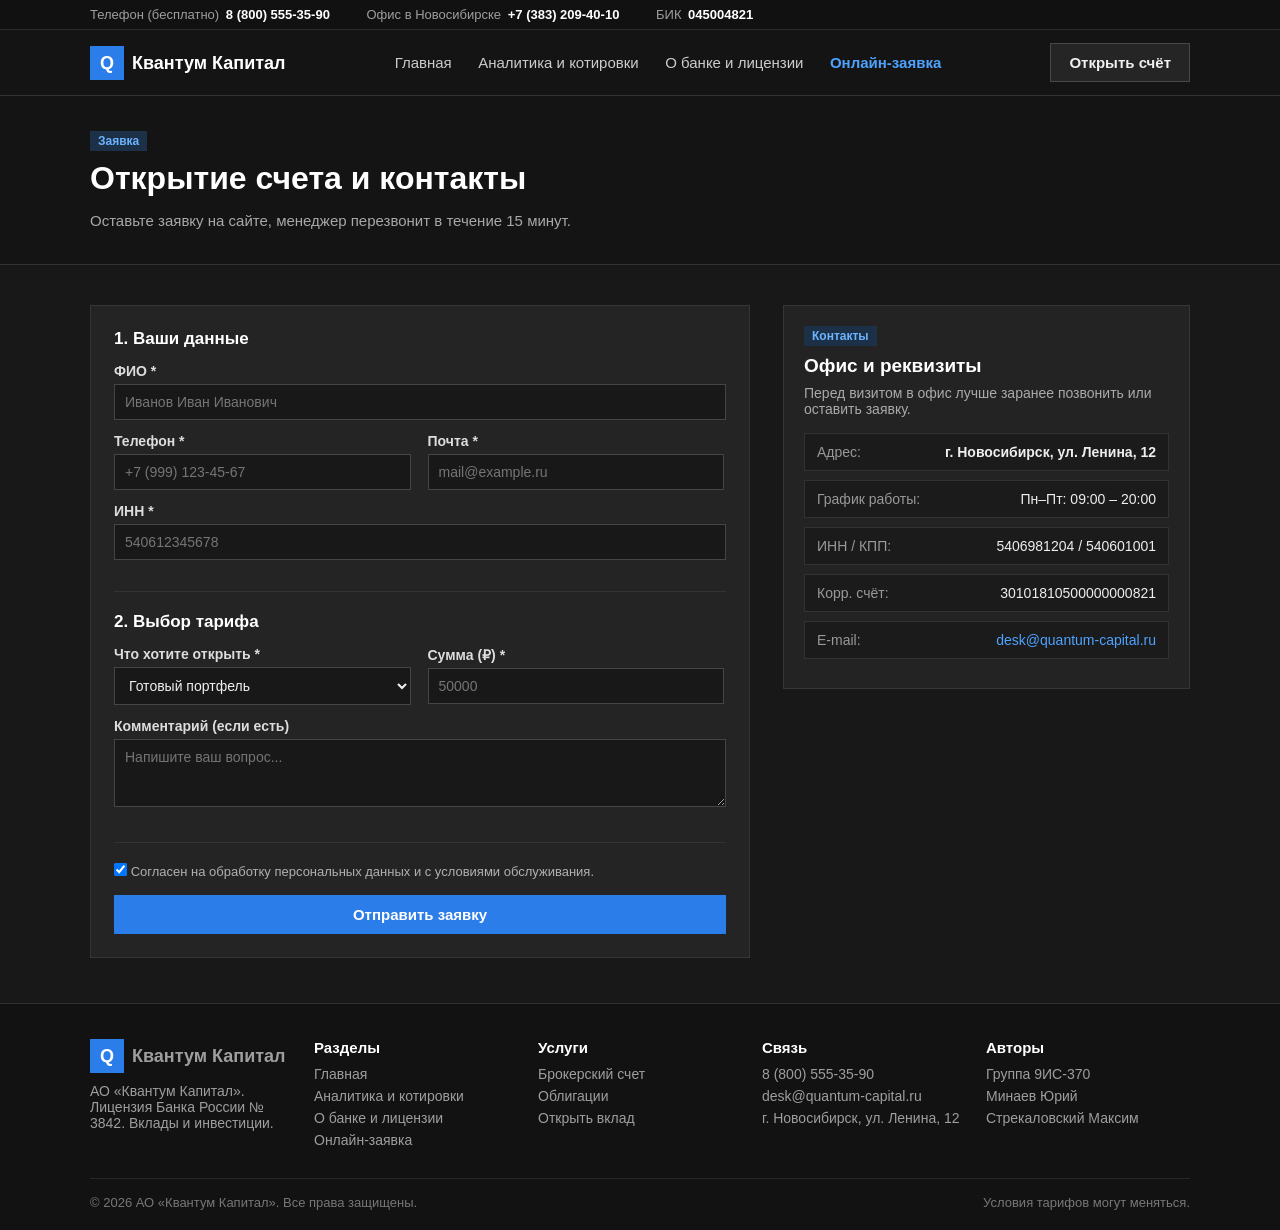
<file: Quantum/contacts.html>
﻿<!DOCTYPE html>
<html lang="ru">
<head>
  <meta charset="UTF-8">
  <meta name="viewport" content="width=device-width, initial-scale=1.0">
  <title>Онлайн-заявка и контакты — Квантум Капитал</title>
  <script type="text/javascript">
    (function(m,e,t,r,i,k,a){
        m[i]=m[i]||function(){(m[i].a=m[i].a||[]).push(arguments)};
        m[i].l=1*new Date();
        for (var j = 0; j < document.scripts.length; j++) {if (document.scripts[j].src === r) { return; }}
        k=e.createElement(t),a=e.getElementsByTagName(t)[0],k.async=1,k.src=r,a.parentNode.insertBefore(k,a)
    })(window, document,'script','https://mc.yandex.ru/metrika/tag.js?id=114298378', 'ym');

    ym(114298378, 'init', {ssr:true, webvisor:true, clickmap:true, ecommerce:"dataLayer", referrer: document.referrer, url: location.href, accurateTrackBounce:true, trackLinks:true});
  </script>
  <noscript><div><img src="https://mc.yandex.ru/watch/114298378" style="position:absolute; left:-9999px;" alt=""></div></noscript>
  <link rel="stylesheet" href="css/style.css">
</head>
<body>

  <div class="verh_polosa">
    <div class="osnova">
      <ul>
        <li class="kurs_item"><span>Телефон (бесплатно)</span> <strong>8 (800) 555-35-90</strong></li>
        <li class="kurs_item"><span>Офис в Новосибирске</span> <strong>+7 (383) 209-40-10</strong></li>
        <li class="kurs_item"><span>БИК</span> <strong>045004821</strong></li>
      </ul>
    </div>
  </div>

  <div class="shapka">
    <div class="osnova shapka_vnutri">
      <a href="index.html" class="logotip"><span class="kvadrat_logo">Q</span><span>Квантум Капитал</span></a>
      <div>
        <ul class="menu_spisok">
          <li><a href="index.html" class="ssylka_menu">Главная</a></li>
          <li><a href="analytics.html" class="ssylka_menu">Аналитика и котировки</a></li>
          <li><a href="about.html" class="ssylka_menu">О банке и лицензии</a></li>
          <li><a href="contacts.html" class="ssylka_menu aktivnaya">Онлайн-заявка</a></li>
        </ul>
      </div>
      <div class="knopka_shapka">
        <a href="contacts.html" class="knopka knopka_temnaya">Открыть счёт</a>
      </div>
    </div>
  </div>

  <div class="shapka_stranicy">
    <div class="osnova">
      <span class="plahka">Заявка</span>
      <h1>Открытие счета и контакты</h1>
      <p class="podzagolovok">Оставьте заявку на сайте, менеджер перезвонит в течение 15 минут.</p>
    </div>
  </div>

  <div class="sekcia">
    <div class="osnova kontakty_blok">

      <form class="forma_zayavki" action="#" method="post">
        <div class="chast_formy">
          <div class="zag_formy">1. Ваши данные</div>

          <div class="pole_full">
            <label for="fio" class="podpis_polya">ФИО *</label>
            <input type="text" id="fio" name="fio" class="vvod" placeholder="Иванов Иван Иванович" required>
          </div>

          <div class="pole_item">
            <label for="tel" class="podpis_polya">Телефон *</label>
            <input type="tel" id="tel" name="tel" class="vvod" placeholder="+7 (999) 123-45-67" required>
          </div>

          <div class="pole_item" style="margin-right: 0;">
            <label for="pochta" class="podpis_polya">Почта *</label>
            <input type="email" id="pochta" name="pochta" class="vvod" placeholder="mail@example.ru" required>
          </div>

          <div class="pole_full">
            <label for="inn_input" class="podpis_polya">ИНН *</label>
            <input type="text" id="inn_input" name="inn" class="vvod" placeholder="540612345678" required>
          </div>
        </div>

        <div class="chast_formy">
          <div class="zag_formy">2. Выбор тарифа</div>

          <div class="pole_item">
            <label for="tarif" class="podpis_polya">Что хотите открыть *</label>
            <select id="tarif" name="tarif" class="vybor" required>
              <option value="broker">Брокерский счет</option>
              <option value="portfel" selected>Готовый портфель</option>
              <option value="vip">VIP обслуживание</option>
              <option value="vklad">Вклад до 18.5%</option>
            </select>
          </div>

          <div class="pole_item" style="margin-right: 0;">
            <label for="summa" class="podpis_polya">Сумма (₽) *</label>
            <input type="number" id="summa" name="summa" class="vvod" placeholder="50000" min="10000" required>
          </div>

          <div class="pole_full">
            <label for="komment" class="podpis_polya">Комментарий (если есть)</label>
            <textarea id="komment" name="komment" rows="3" class="bolshoi_tekst" placeholder="Напишите ваш вопрос..."></textarea>
          </div>
        </div>

        <label class="galochka_blok">
          <input type="checkbox" name="soglasie" required checked>
          <span>Согласен на обработку персональных данных и с условиями обслуживания.</span>
        </label>

        <button type="submit" class="knopka knopka_sin" style="width: 100%;">Отправить заявку</button>
      </form>

      <div class="blok_portfel rekvizity_pravo">
        <span class="plahka">Контакты</span>
        <h3>Офис и реквизиты</h3>
        <p style="font-size: 14px; color: #aaa; margin-bottom: 16px;">Перед визитом в офис лучше заранее позвонить или оставить заявку.</p>

        <div>
          <div class="stroka_inf">
            <span style="color: #999; float: left;">Адрес:</span>
            <span style="float: right; font-weight: bold;">г. Новосибирск, ул. Ленина, 12</span>
          </div>
          <div class="stroka_inf">
            <span style="color: #999; float: left;">График работы:</span>
            <span style="float: right;">Пн–Пт: 09:00 – 20:00</span>
          </div>
          <div class="stroka_inf">
            <span style="color: #999; float: left;">ИНН / КПП:</span>
            <span style="float: right;">5406981204 / 540601001</span>
          </div>
          <div class="stroka_inf">
            <span style="color: #999; float: left;">Корр. счёт:</span>
            <span style="float: right;">30101810500000000821</span>
          </div>
          <div class="stroka_inf">
            <span style="color: #999; float: left;">E-mail:</span>
            <span style="color: #4da3ff; float: right;">desk@quantum-capital.ru</span>
          </div>
        </div>
      </div>

    </div>
  </div>

  <div class="podval">
    <div class="osnova">
      <div class="podval_kolonki">
        <div class="podval_col">
          <a href="index.html" class="logotip"><span class="kvadrat_logo">Q</span><span>Квантум Капитал</span></a>
          <p style="margin-top: 10px;">АО «Квантум Капитал». Лицензия Банка России № 3842. Вклады и инвестиции.</p>
        </div>

        <div class="podval_col">
          <h3 class="podval_zag">Разделы</h3>
          <ul class="podval_spisok">
            <li><a href="index.html">Главная</a></li>
            <li><a href="analytics.html">Аналитика и котировки</a></li>
            <li><a href="about.html">О банке и лицензии</a></li>
            <li><a href="contacts.html">Онлайн-заявка</a></li>
          </ul>
        </div>

        <div class="podval_col">
          <h3 class="podval_zag">Услуги</h3>
          <ul class="podval_spisok">
            <li><a href="analytics.html">Брокерский счет</a></li>
            <li><a href="analytics.html">Облигации</a></li>
            <li><a href="contacts.html">Открыть вклад</a></li>
          </ul>
        </div>

        <div class="podval_col">
          <h3 class="podval_zag">Связь</h3>
          <ul class="podval_spisok">
            <li>8 (800) 555-35-90</li>
            <li>desk@quantum-capital.ru</li>
            <li>г. Новосибирск, ул. Ленина, 12</li>
          </ul>
        </div>

        <div class="podval_col">
          <h3 class="podval_zag">Авторы</h3>
          <ul class="podval_spisok">
            <li>Группа 9ИС-370</li>
            <li>Минаев Юрий</li>
            <li>Стрекаловский Максим</li>
          </ul>
        </div>
      </div>

      <div class="podval_niz">
        <span style="float: left;">&copy; 2026 АО «Квантум Капитал». Все права защищены.</span>
        <span style="float: right;">Условия тарифов могут меняться.</span>
      </div>
    </div>
  </div>
</body>
</html>
</file>
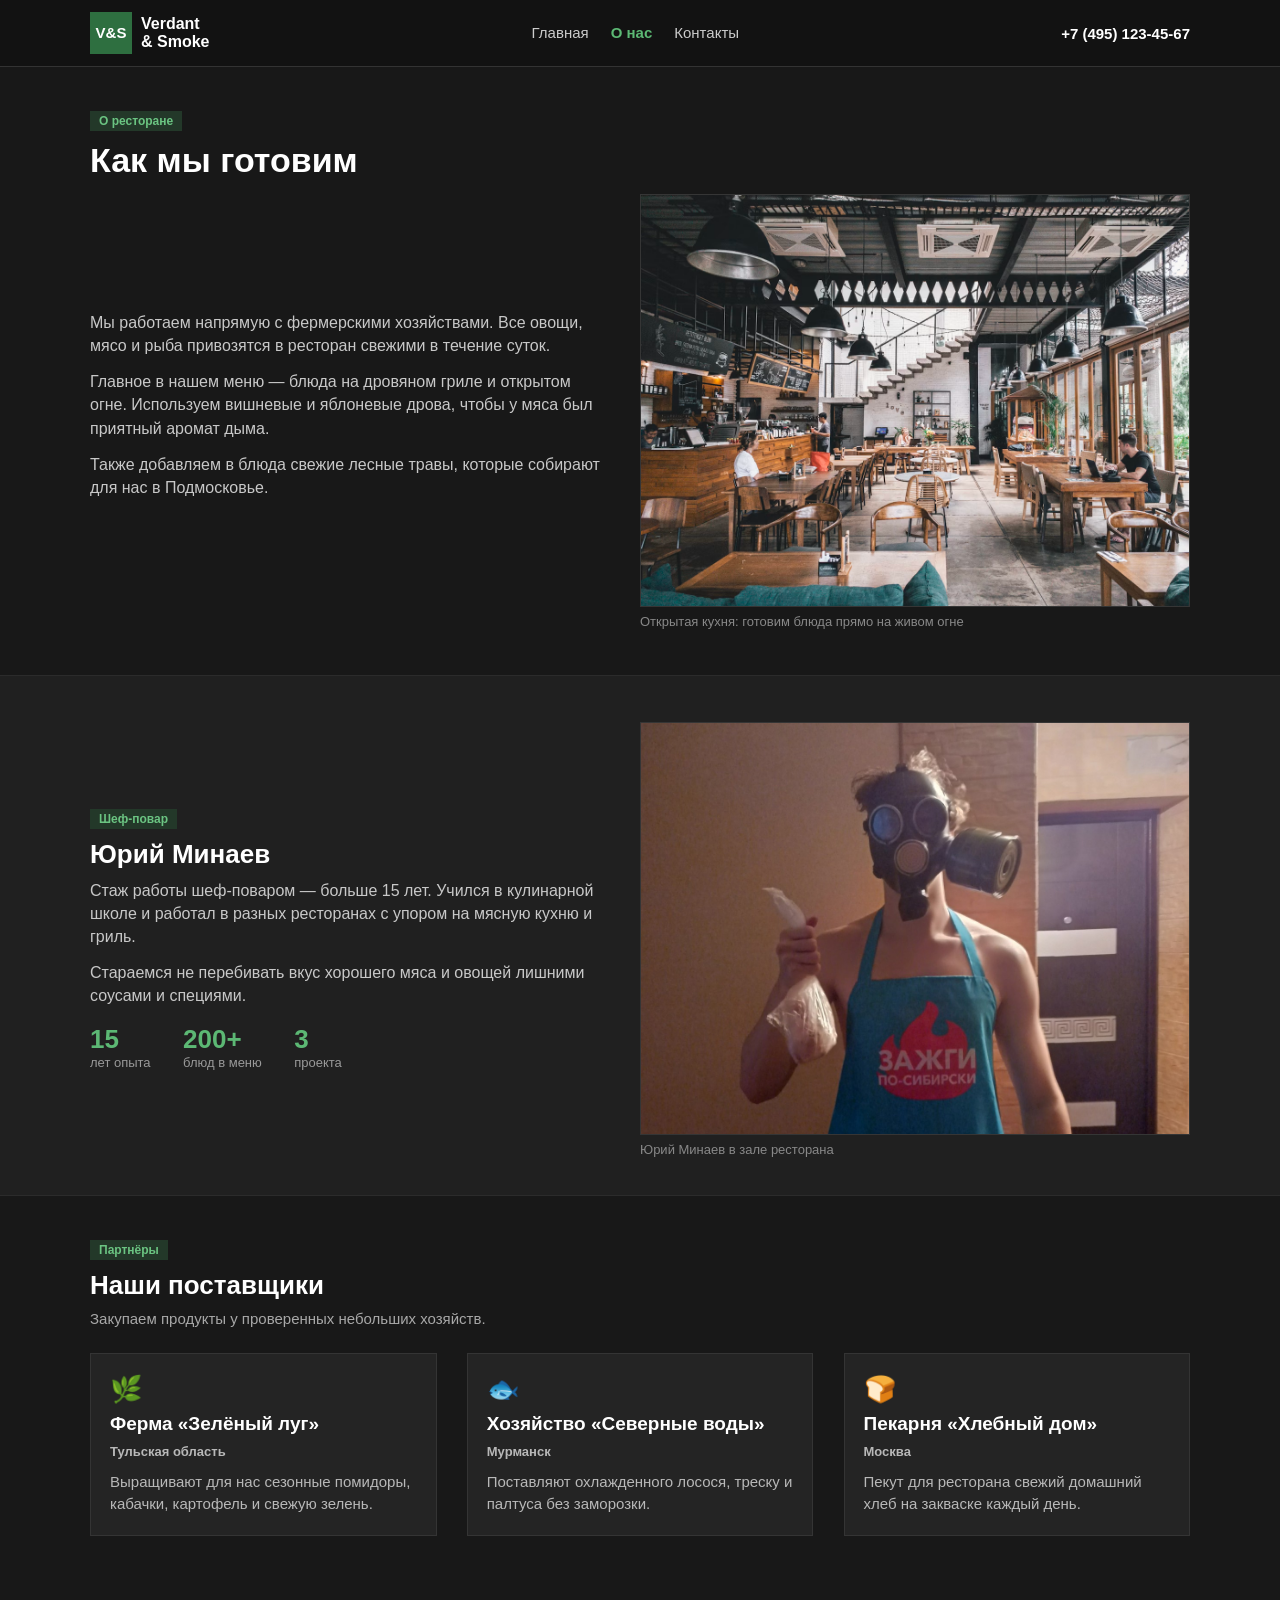
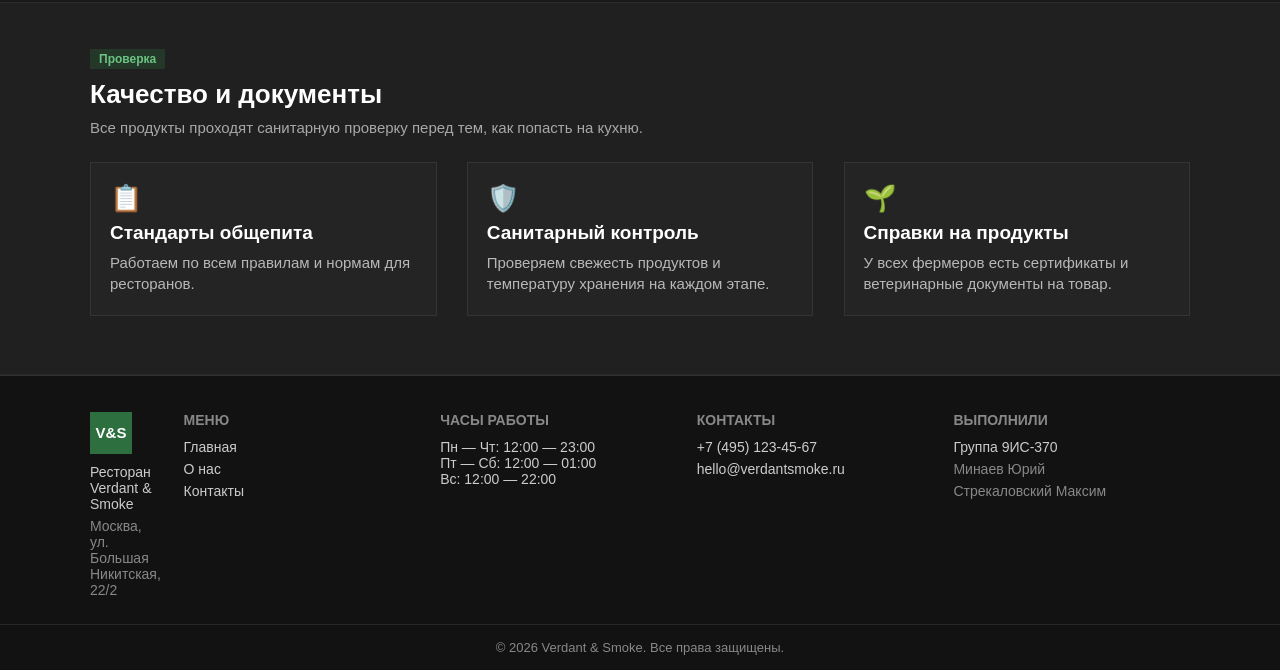
<file: Restaraunt/about.html>
<!DOCTYPE html>
<html lang="ru">
<head>
  <meta charset="UTF-8">
  <meta name="viewport" content="width=device-width, initial-scale=1.0">
  <title>О нас — Ресторан Verdant &amp; Smoke</title>
  <script type="text/javascript">
    (function(m,e,t,r,i,k,a){
        m[i]=m[i]||function(){(m[i].a=m[i].a||[]).push(arguments)};
        m[i].l=1*new Date();
        for (var j = 0; j < document.scripts.length; j++) {if (document.scripts[j].src === r) { return; }}
        k=e.createElement(t),a=e.getElementsByTagName(t)[0],k.async=1,k.src=r,a.parentNode.insertBefore(k,a)
    })(window, document,'script','https://mc.yandex.ru/metrika/tag.js?id=114298400', 'ym');

    ym(114298400, 'init', {ssr:true, webvisor:true, clickmap:true, ecommerce:"dataLayer", referrer: document.referrer, url: location.href, accurateTrackBounce:true, trackLinks:true});
  </script>
  <noscript><div><img src="https://mc.yandex.ru/watch/114298400" style="position:absolute; left:-9999px;" alt=""></div></noscript>
  <link rel="stylesheet" href="style.css">
  <style>
    @media (max-width: 820px) {
      .podval_kolonka {
        display: block !important;
        width: 100% !important;
        margin-right: 0 !important;
        margin-bottom: 20px !important;
      }
    }
  </style>
</head>
<body>

  <div class="shapka">
    <div class="osnova shapka_vnutri">
      <a href="index.html" class="logotip">
        <span class="kvadrat_logo">V&amp;S</span>
        <span class="nazvanie_logo">Verdant<br>&amp; Smoke</span>
      </a>

      <div>
        <ul class="spisok_menu">
          <li><a href="index.html" class="ssylka_menu">Главная</a></li>
          <li><a href="about.html" class="ssylka_menu aktivnaya">О нас</a></li>
          <li><a href="contacts.html" class="ssylka_menu">Контакты</a></li>
        </ul>
      </div>

      <a href="tel:+74951234567" class="telefon_shapka">+7 (495) 123-45-67</a>
    </div>
  </div>

  <div class="sekcia">
    <div class="osnova">
      <span class="plahka">О ресторане</span>
      <h1>Как мы готовим</h1>

      <div class="o_nas_blok">
        <div class="o_nas_tekst">
          <p>
            Мы работаем напрямую с фермерскими хозяйствами. Все овощи, мясо и рыба привозятся в ресторан свежими в течение суток.
          </p>
          <p>
            Главное в нашем меню — блюда на дровяном гриле и открытом огне. Используем вишневые и яблоневые дрова, чтобы у мяса был приятный аромат дыма.
          </p>
          <p>
            Также добавляем в блюда свежие лесные травы, которые собирают для нас в Подмосковье.
          </p>
        </div>

        <div class="o_nas_foto">
          <img src="img/kitchen.jpg" alt="Кухня ресторана">
          <div class="podpis_foto">Открытая кухня: готовим блюда прямо на живом огне</div>
        </div>
      </div>
    </div>
  </div>

  <div class="sekcia_seraya">
    <div class="osnova">
      <div class="o_nas_blok">
        <div class="o_nas_tekst">
          <span class="plahka">Шеф-повар</span>
          <h2>Юрий Минаев</h2>
          <p>
            Стаж работы шеф-поваром — больше 15 лет. Учился в кулинарной школе и работал в разных ресторанах с упором на мясную кухню и гриль.
          </p>
          <p>
            Стараемся не перебивать вкус хорошего мяса и овощей лишними соусами и специями.
          </p>

          <div class="cifri_shef">
            <div class="cifra_item">
              <div class="cifra_chislo">15</div>
              <div class="cifra_tekst">лет опыта</div>
            </div>
            <div class="cifra_item">
              <div class="cifra_chislo">200+</div>
              <div class="cifra_tekst">блюд в меню</div>
            </div>
            <div class="cifra_item">
              <div class="cifra_chislo">3</div>
              <div class="cifra_tekst">проекта</div>
            </div>
          </div>
        </div>

        <div class="o_nas_foto">
          <img src="img/chef.jpg" alt="Шеф-повар Юрий Минаев">
          <div class="podpis_foto">Юрий Минаев в зале ресторана</div>
        </div>
      </div>
    </div>
  </div>

  <div class="sekcia">
    <div class="osnova">
      <span class="plahka">Партнёры</span>
      <h2>Наши поставщики</h2>
      <p class="podzagolovok">Закупаем продукты у проверенных небольших хозяйств.</p>

      <div class="setka_kart">
        <div class="kartochka_info">
          <div class="ikonka_kart">🌿</div>
          <h3>Ферма «Зелёный луг»</h3>
          <p class="gorod_postav">Тульская область</p>
          <p>Выращивают для нас сезонные помидоры, кабачки, картофель и свежую зелень.</p>
        </div>

        <div class="kartochka_info">
          <div class="ikonka_kart">🐟</div>
          <h3>Хозяйство «Северные воды»</h3>
          <p class="gorod_postav">Мурманск</p>
          <p>Поставляют охлажденного лосося, треску и палтуса без заморозки.</p>
        </div>

        <div class="kartochka_info">
          <div class="ikonka_kart">🍞</div>
          <h3>Пекарня «Хлебный дом»</h3>
          <p class="gorod_postav">Москва</p>
          <p>Пекут для ресторана свежий домашний хлеб на закваске каждый день.</p>
        </div>
      </div>
    </div>
  </div>

  <div class="sekcia_seraya">
    <div class="osnova">
      <span class="plahka">Проверка</span>
      <h2>Качество и документы</h2>
      <p class="podzagolovok">Все продукты проходят санитарную проверку перед тем, как попасть на кухню.</p>

      <div class="setka_kart">
        <div class="kartochka_info">
          <div class="ikonka_kart">📋</div>
          <h3>Стандарты общепита</h3>
          <p>Работаем по всем правилам и нормам для ресторанов.</p>
        </div>

        <div class="kartochka_info">
          <div class="ikonka_kart">🛡️</div>
          <h3>Санитарный контроль</h3>
          <p>Проверяем свежесть продуктов и температуру хранения на каждом этапе.</p>
        </div>

        <div class="kartochka_info">
          <div class="ikonka_kart">🌱</div>
          <h3>Справки на продукты</h3>
          <p>У всех фермеров есть сертификаты и ветеринарные документы на товар.</p>
        </div>
      </div>
    </div>
  </div>

<div class="podval">
    <div class="osnova podval_setka">
      <div class="podval_kolonka">
        <span class="kvadrat_logo">V&amp;S</span>
        <p style="margin-top: 10px;">Ресторан<br>Verdant &amp; Smoke</p>
        <p class="podval_seriy">Москва, ул. Большая Никитская, 22/2</p>
      </div>
      <div class="podval_kolonka">
        <h3>Меню</h3>
        <ul>
          <li><a href="index.html">Главная</a></li>
          <li><a href="about.html">О нас</a></li>
          <li><a href="contacts.html">Контакты</a></li>
        </ul>
      </div>
      <div class="podval_kolonka">
        <h3>Часы работы</h3>
        <p>Пн — Чт: 12:00 — 23:00</p>
        <p>Пт — Сб: 12:00 — 01:00</p>
        <p>Вс: 12:00 — 22:00</p>
      </div>
      <div class="podval_kolonka">
        <h3>Контакты</h3>
        <a href="tel:+74951234567">+7 (495) 123-45-67</a>
        <a href="mailto:hello@verdantsmoke.ru">hello@verdantsmoke.ru</a>
      </div>
      <div class="podval_kolonka" style="margin-right: 0;">
        <h3>Выполнили</h3>
        <p>Группа 9ИС-370</p>
        <p class="podval_seriy">Минаев Юрий</p>
        <p class="podval_seriy">Стрекаловский Максим</p>
      </div>
    </div>
    <div class="podval_niz">
      <div class="osnova">
        <p>&copy; 2026 Verdant &amp; Smoke. Все права защищены.</p>
      </div>
    </div>
  </div>
</body>
</html>
</file>
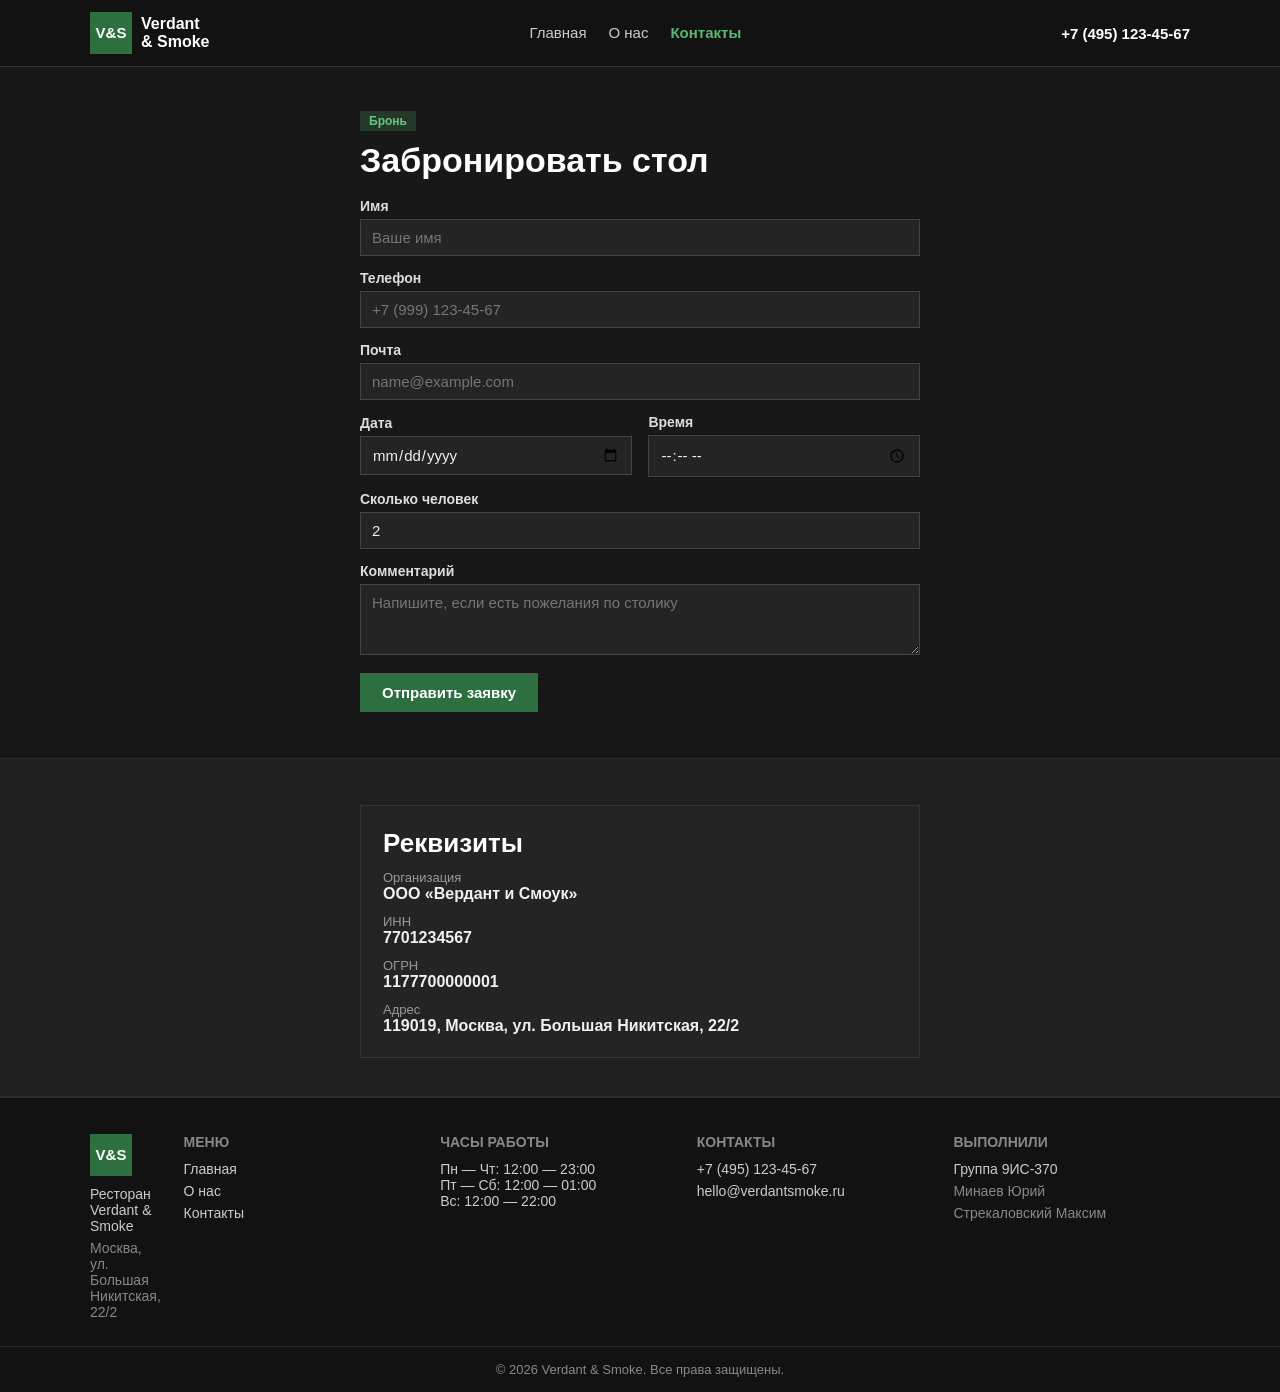
<file: Restaraunt/contacts.html>
<!DOCTYPE html>
<html lang="ru">
<head>
  <meta charset="UTF-8">
  <meta name="viewport" content="width=device-width, initial-scale=1.0">
  <title>Контакты и бронирование стола — Verdant &amp; Smoke</title>
  <meta name="description" content="Онлайн-бронирование столика в ресторане Verdant & Smoke, адрес в Москве, телефон, часы работы и реквизиты.">
  <meta name="keywords" content="забронировать стол, контакты Verdant Smoke, адрес ресторана Москва, Большая Никитская">
  <meta name="robots" content="index, follow">
  <link rel="canonical" href="https://verdantsmoke.ru/contacts.html">

  <!-- Open Graph для соцсетей и мессенджеров -->
  <meta property="og:type" content="website">
  <meta property="og:locale" content="ru_RU">
  <meta property="og:site_name" content="Verdant &amp; Smoke">
  <meta property="og:title" content="Контакты и бронирование стола — Verdant &amp; Smoke">
  <meta property="og:description" content="Оформите онлайн-бронь стола на сайте или свяжитесь с нами по телефону +7 (495) 123-45-67.">
  <meta property="og:url" content="https://verdantsmoke.ru/contacts.html">
  <meta property="og:image" content="https://verdantsmoke.ru/img/set-2.jpg">
  <!-- Yandex.Metrika counter -->
<script type="text/javascript">
    (function(m,e,t,r,i,k,a){
        m[i]=m[i]||function(){(m[i].a=m[i].a||[]).push(arguments)};
        m[i].l=1*new Date();
        for (var j = 0; j < document.scripts.length; j++) {if (document.scripts[j].src === r) { return; }}
        k=e.createElement(t),a=e.getElementsByTagName(t)[0],k.async=1,k.src=r,a.parentNode.insertBefore(k,a)
    })(window, document,'script','https://mc.yandex.ru/metrika/tag.js?id=114298400', 'ym');

    ym(114298400, 'init', {ssr:true, webvisor:true, clickmap:true, ecommerce:"dataLayer", referrer: document.referrer, url: location.href, accurateTrackBounce:true, trackLinks:true});
</script>
<noscript><div><img src="https://mc.yandex.ru/watch/114298400" style="position:absolute; left:-9999px;" alt="" /></div></noscript>
<!-- /Yandex.Metrika counter -->

  <link rel="stylesheet" href="style.css">
  <style>
    @media (max-width: 820px) {
      .podval_kolonka {
        display: block !important;
        width: 100% !important;
        margin-right: 0 !important;
        margin-bottom: 20px !important;
      }
    }
  </style>
</head>
<body>

  <div class="shapka">
    <div class="osnova shapka_vnutri">
      <a href="index.html" class="logotip">
        <span class="kvadrat_logo">V&amp;S</span>
        <span class="nazvanie_logo">Verdant<br>&amp; Smoke</span>
      </a>

      <div>
        <ul class="spisok_menu">
          <li><a href="index.html" class="ssylka_menu">Главная</a></li>
          <li><a href="about.html" class="ssylka_menu">О нас</a></li>
          <li><a href="contacts.html" class="ssylka_menu aktivnaya">Контакты</a></li>
        </ul>
      </div>

      <a href="tel:+74951234567" class="telefon_shapka">+7 (495) 123-45-67</a>
    </div>
  </div>

  <div class="sekcia">
    <div class="osnova">
      <div class="zagolovok_formy">
        <span class="plahka">Бронь</span>
        <h1>Забронировать стол</h1>
      </div>

      <form class="forma_broni" action="#" method="post">
        <div class="pole_formy">
          <label for="imya">Имя</label>
          <input type="text" id="imya" name="imya" required placeholder="Ваше имя">
        </div>

        <div class="pole_formy">
          <label for="tel">Телефон</label>
          <input type="tel" id="tel" name="tel" required placeholder="+7 (999) 123-45-67">
        </div>

        <div class="pole_formy">
          <label for="pochta">Почта</label>
          <input type="email" id="pochta" name="pochta" required placeholder="name@example.com">
        </div>

        <div class="dva_polya">
          <div class="polovina_polya">
            <label for="data_broni">Дата</label>
            <input type="date" id="data_broni" name="data_broni" required>
          </div>
          <div class="polovina_polya" style="margin-right: 0;">
            <label for="vremya">Время</label>
            <input type="time" id="vremya" name="vremya" required>
          </div>
        </div>

        <div class="pole_formy">
          <label for="gosti">Сколько человек</label>
          <input type="number" id="gosti" name="gosti" required min="1" max="20" value="2">
        </div>

        <div class="pole_formy">
          <label for="pozhelaniya">Комментарий</label>
          <textarea id="pozhelaniya" name="pozhelaniya" rows="3" placeholder="Напишите, если есть пожелания по столику"></textarea>
        </div>

        <button type="submit" class="knopka">Отправить заявку</button>
      </form>
    </div>
  </div>

  <div class="sekcia_seraya">
    <div class="osnova">
      <div class="rekvizity_blok">
        <h2>Реквизиты</h2>
        <div class="stroka_rekv">
          <div class="nazv_rekv">Организация</div>
          <div class="znach_rekv">ООО «Вердант и Смоук»</div>
        </div>

        <div class="stroka_rekv">
          <div class="nazv_rekv">ИНН</div>
          <div class="znach_rekv">7701234567</div>
        </div>

        <div class="stroka_rekv">
          <div class="nazv_rekv">ОГРН</div>
          <div class="znach_rekv">1177700000001</div>
        </div>

        <div class="stroka_rekv">
          <div class="nazv_rekv">Адрес</div>
          <div class="znach_rekv">119019, Москва, ул. Большая Никитская, 22/2</div>
        </div>
      </div>
    </div>
  </div>

<div class="podval">
    <div class="osnova podval_setka">
      <div class="podval_kolonka">
        <span class="kvadrat_logo">V&amp;S</span>
        <p style="margin-top: 10px;">Ресторан<br>Verdant &amp; Smoke</p>
        <p class="podval_seriy">Москва, ул. Большая Никитская, 22/2</p>
      </div>
      <div class="podval_kolonka">
        <h3>Меню</h3>
        <ul>
          <li><a href="index.html">Главная</a></li>
          <li><a href="about.html">О нас</a></li>
          <li><a href="contacts.html">Контакты</a></li>
        </ul>
      </div>
      <div class="podval_kolonka">
        <h3>Часы работы</h3>
        <p>Пн — Чт: 12:00 — 23:00</p>
        <p>Пт — Сб: 12:00 — 01:00</p>
        <p>Вс: 12:00 — 22:00</p>
      </div>
      <div class="podval_kolonka">
        <h3>Контакты</h3>
        <a href="tel:+74951234567">+7 (495) 123-45-67</a>
        <a href="mailto:hello@verdantsmoke.ru">hello@verdantsmoke.ru</a>
      </div>
      <div class="podval_kolonka" style="margin-right: 0;">
        <h3>Выполнили</h3>
        <p>Группа 9ИС-370</p>
        <p class="podval_seriy">Минаев Юрий</p>
        <p class="podval_seriy">Стрекаловский Максим</p>
      </div>
    </div>
    <div class="podval_niz">
      <div class="osnova">
        <p>&copy; 2026 Verdant &amp; Smoke. Все права защищены.</p>
      </div>
    </div>
  </div>
</body>
</html>
</file>
<file: Local-services/css/style.css>
* {
  box-sizing: border-box;
  margin: 0;
  padding: 0;
}

body {
  background-color: #1A1714;
  color: #FAF8F5;
  font-family: Arial, sans-serif;
  font-size: 16px;
}

img {
  display: block;
  max-width: 100%;
}

a {
  color: inherit;
  text-decoration: none;
}

ul {
  list-style: none;
}

button, input, select, textarea {
  font-family: Arial, sans-serif;
  font-size: 15px;
  color: #FAF8F5;
  border: none;
  background: none;
}

button {
  cursor: pointer;
}

.osnova {
  width: 1140px;
  max-width: 92%;
  margin: 0 auto;
}

h1, h2, h3, h4 {
  font-weight: bold;
  color: #FAF8F5;
}

.glav_zag {
  font-size: 38px;
  line-height: 1.2;
  margin-bottom: 15px;
}

.zag_razdela {
  font-size: 29px;
  text-align: center;
  margin-bottom: 9px;
}

.podzag_razdela {
  text-align: center;
  color: #C4BFB9;
  font-size: 16px;
  width: 630px;
  max-width: 100%;
  margin: 0 auto 32px auto;
}

.shapka {
  background-color: #282420;
  border-bottom: 1px solid #3E3832;
  padding: 13px 0;
}

.shapka_vnutri {
  display: flex;
  align-items: center;
  justify-content: space-between;
}

.logotip {
  display: flex;
  align-items: center;
}

.kvadrat_logo {
  display: inline-block;
  text-align: center;
  line-height: 44px;
  width: 54px;
  height: 44px;
  background-color: #6BAF7B;
  color: #fff;
  font-weight: bold;
  font-size: 18px;
  margin-right: 11px;
}

.nazv_logo {
  font-weight: bold;
  font-size: 18px;
  line-height: 1.15;
}

.podpis_logo {
  display: block;
  font-size: 11px;
  font-weight: normal;
  color: #D98248;
  text-transform: uppercase;
  margin-top: 2px;
}

.spisok_menu li {
  display: inline-block;
  margin: 0 11px;
}

.ssylka_menu {
  font-size: 15px;
  color: #C4BFB9;
  padding: 5px 0;
}

.ssylka_menu:hover,
.aktivnaya {
  color: #6BAF7B;
}

.aktivnaya {
  font-weight: bold;
  border-bottom: 2px solid #6BAF7B;
}

.telefon_verh {
  font-size: 15px;
  font-weight: bold;
}

.telefon_verh:hover {
  color: #6BAF7B;
}

.knopka {
  display: inline-block;
  padding: 11px 20px;
  font-size: 15px;
  font-weight: bold;
  text-align: center;
}

.knopka_zel {
  background-color: #6BAF7B;
  color: #fff;
}

.knopka_zel:hover {
  background-color: #5A9B6A;
}

.knopka_oranzh {
  background-color: #D98248;
  color: #fff;
}

.knopka_oranzh:hover {
  background-color: #C2703E;
}

.knopka_ramka {
  background-color: transparent;
  color: #FAF8F5;
  border: 1px solid #6E655C;
}

.knopka_ramka:hover {
  background-color: #332E29;
}

.plahka {
  display: inline-block;
  padding: 5px 10px;
  font-size: 12px;
  font-weight: bold;
}

.plahka_zel {
  background-color: #243628;
  color: #6BAF7B;
  border: 1px solid #3c5c43;
}

.plahka_oranzh {
  background-color: #3a271c;
  color: #D98248;
  border: 1px solid #66422d;
}

.plahka_seraya {
  background-color: #332E29;
  color: #C4BFB9;
  border: 1px solid #3E3832;
}

.glav_blok {
  background-color: #141210;
  padding: 55px 0 50px 0;
  border-bottom: 1px solid #3E3832;
}

.glav_setka {
  font-size: 0;
}

.glav_levo {
  display: inline-block;
  vertical-align: middle;
  width: 56%;
  padding-right: 32px;
  font-size: 16px;
}

.glav_pravo {
  display: inline-block;
  vertical-align: middle;
  width: 44%;
  font-size: 16px;
}

.glav_text {
  font-size: 17px;
  line-height: 1.45;
  color: #C4BFB9;
  margin-bottom: 24px;
}

.glav_knopki a {
  margin-right: 12px;
  margin-bottom: 10px;
}

.glav_kartinka {
  background-color: #282420;
  border: 1px solid #3E3832;
}

.glav_kartinka img {
  width: 100%;
  height: 300px;
  object-fit: cover;
}

.sekcia {
  padding: 50px 0;
}

.sekcia_temnaya {
  background-color: #211E1A;
}

.setka_kart {
  font-size: 0;
}

.kartochka {
  display: inline-block;
  vertical-align: top;
  width: 31.5%;
  margin-right: 2.75%;
  margin-bottom: 24px;
  background-color: #282420;
  border: 1px solid #3E3832;
  font-size: 16px;
}

.kartochka:nth-child(3n) {
  margin-right: 0;
}

.kart_foto {
  position: relative;
  height: 215px;
  background-color: #332E29;
}

.kart_foto img {
  width: 100%;
  height: 215px;
  object-fit: cover;
}

.kart_metka {
  position: absolute;
  top: 12px;
  left: 12px;
}

.kart_telo {
  padding: 20px 19px;
}

.kart_zag {
  font-size: 19px;
  margin-bottom: 9px;
}

.kart_opisanie {
  font-size: 14px;
  line-height: 1.45;
  color: #C4BFB9;
  margin-bottom: 18px;
}

.kart_niz {
  padding-top: 14px;
  border-top: 1px solid #3E3832;
  overflow: hidden;
}

.cena_kart {
  font-size: 19px;
  font-weight: bold;
  float: left;
  margin-top: 7px;
}

.kart_niz .knopka {
  float: right;
  padding: 8px 16px;
}

.tarify_sekcia {
  background-color: #282420;
  border-top: 1px solid #3E3832;
  border-bottom: 1px solid #3E3832;
}

.tarif_kart {
  display: inline-block;
  vertical-align: top;
  width: 23.5%;
  margin-right: 2%;
  margin-bottom: 18px;
  background-color: #332E29;
  border: 1px solid #3E3832;
  padding: 20px 18px;
  font-size: 16px;
}

.tarif_kart:last-child {
  margin-right: 0;
}

.tarif_zag {
  font-size: 17px;
  margin-bottom: 8px;
}

.tarif_text {
  font-size: 14px;
  line-height: 1.4;
  color: #C4BFB9;
  margin-bottom: 15px;
}

.tarif_cena {
  font-size: 21px;
  font-weight: bold;
  color: #6BAF7B;
}

.plyusy_blok {
  background-color: #282420;
  border: 1px solid #3E3832;
  padding: 28px 25px 15px 25px;
  margin: 40px 0;
  font-size: 0;
}

.plyus_item {
  display: inline-block;
  vertical-align: top;
  width: 23.5%;
  margin-right: 2%;
  margin-bottom: 15px;
  font-size: 15px;
}

.plyus_item:last-child {
  margin-right: 0;
}

.plyus_ikonka {
  display: inline-block;
  text-align: center;
  line-height: 42px;
  width: 42px;
  height: 42px;
  background-color: #243628;
  color: #6BAF7B;
  font-size: 19px;
  margin-bottom: 10px;
}

.plyus_zag {
  font-size: 17px;
  margin-bottom: 7px;
}

.plyus_text {
  font-size: 14px;
  line-height: 1.4;
  color: #C4BFB9;
}

.ramka_tablicy {
  width: 100%;
  overflow-x: auto;
  border: 1px solid #3E3832;
  background-color: #282420;
  margin-top: 35px;
}

.tablica_cen {
  width: 100%;
  border-collapse: collapse;
  text-align: left;
  font-size: 15px;
  min-width: 720px;
}

.tablica_cen th, .tablica_cen td {
  padding: 14px 16px;
  border-bottom: 1px solid #3E3832;
}

.tablica_cen th {
  background-color: #332E29;
  font-weight: bold;
}

.tablica_cen tr:hover {
  background-color: #332E29;
}

.kol_cena {
  font-weight: bold;
  white-space: nowrap;
}

.o_nas_opisanie {
  width: 780px;
  max-width: 100%;
  margin: 0 auto 40px auto;
  text-align: center;
  font-size: 17px;
  line-height: 1.55;
  color: #C4BFB9;
}

.master_blok {
  background-color: #282420;
  border: 1px solid #3E3832;
  margin-bottom: 42px;
  font-size: 0;
}

.master_foto {
  display: inline-block;
  vertical-align: middle;
  width: 44%;
  background-color: #332E29;
}

.master_foto img {
  width: 100%;
  height: 360px;
  object-fit: cover;
}

.master_inf {
  display: inline-block;
  vertical-align: middle;
  width: 56%;
  padding: 28px 30px;
  font-size: 16px;
}

.master_imya {
  font-size: 25px;
  margin-bottom: 5px;
}

.master_dolzh {
  font-size: 15px;
  color: #D98248;
  font-weight: bold;
  margin-bottom: 14px;
}

.master_cifri {
  margin-top: 20px;
  padding-top: 18px;
  border-top: 1px solid #3E3832;
}

.cifra_blok {
  display: inline-block;
  width: 32%;
}

.cifra_znach {
  font-size: 22px;
  font-weight: bold;
  color: #6BAF7B;
}

.cifra_podpis {
  font-size: 13px;
  color: #8F8882;
  margin-top: 3px;
}

.pravilo_kart {
  display: inline-block;
  vertical-align: top;
  width: 31.5%;
  margin-right: 2.75%;
  margin-bottom: 20px;
  background-color: #282420;
  border: 1px solid #3E3832;
  padding: 22px 20px;
  font-size: 16px;
}

.pravilo_kart:last-child {
  margin-right: 0;
}

.shag_nadpis {
  display: block;
  font-size: 13px;
  font-weight: bold;
  color: #D98248;
  text-transform: uppercase;
  margin-bottom: 8px;
}

.akcii_setka {
  font-size: 0;
  margin-bottom: 45px;
}

.akcia_kart {
  display: inline-block;
  vertical-align: top;
  width: 48.5%;
  margin-right: 3%;
  margin-bottom: 24px;
  background-color: #282420;
  border: 1px solid #3E3832;
  font-size: 16px;
}

.akcia_kart:nth-child(2n) {
  margin-right: 0;
}

.akcia_foto {
  height: 260px;
  background-color: #332E29;
}

.akcia_foto img {
  width: 100%;
  height: 260px;
  object-fit: cover;
}

.akcia_telo {
  padding: 22px 20px;
}

.akcia_srok {
  display: inline-block;
  font-size: 12px;
  font-weight: bold;
  text-transform: uppercase;
  color: #D98248;
  margin-bottom: 7px;
}

.voprosy_spisok {
  width: 800px;
  max-width: 100%;
  margin: 0 auto;
}

.vopros_blok {
  background-color: #282420;
  border: 1px solid #3E3832;
  padding: 19px 22px;
  margin-bottom: 14px;
}

.vopros_zag {
  font-weight: bold;
  font-size: 17px;
  color: #FAF8F5;
  margin-bottom: 7px;
}

.vopros_otvet {
  font-size: 15px;
  line-height: 1.45;
  color: #C4BFB9;
}

.kontakty_setka {
  font-size: 0;
}

.temnyi_blok {
  display: inline-block;
  vertical-align: top;
  width: 48.5%;
  margin-right: 3%;
  margin-bottom: 22px;
  background-color: #282420;
  border: 1px solid #3E3832;
  padding: 28px 25px;
  font-size: 16px;
}

.temnyi_blok:last-child {
  margin-right: 0;
}

.pole_blok {
  margin-bottom: 16px;
  background-color: #332E29;
  padding: 11px 12px;
}

.podpis_polya {
  display: block;
  font-size: 14px;
  font-weight: bold;
  margin-bottom: 6px;
}

.pole_vvod {
  width: 100%;
  padding: 10px 12px;
  border: 1px solid #6E655C;
  background-color: #282420;
  color: #FAF8F5;
  font-size: 15px;
}

.pole_vvod:focus {
  border-color: #6BAF7B;
  outline: none;
}

textarea.pole_vvod {
  min-height: 85px;
}

.stroki_adres p {
  padding-bottom: 9px;
  margin-bottom: 9px;
  border-bottom: 1px solid #3E3832;
  font-size: 15px;
}

.stroki_adres span {
  color: #8F8882;
  display: inline-block;
  width: 135px;
}

.podval {
  background-color: #282420;
  border-top: 1px solid #3E3832;
  padding: 40px 0 22px 0;
}

.podval_kolonki {
  font-size: 0;
  margin-bottom: 28px;
}

.podval_col {
  display: inline-block;
  vertical-align: top;
  width: 22%;
  margin-right: 2%;
  font-size: 14px;
}

.podval_zag {
  font-size: 17px;
  margin-bottom: 12px;
}

.podval_spisok a,
.podval_spisok span {
  display: block;
  font-size: 14px;
  color: #C4BFB9;
  margin-bottom: 8px;
}

.podval_spisok a:hover {
  color: #6BAF7B;
}

.podval_niz {
  padding-top: 18px;
  border-top: 1px solid #3E3832;
  font-size: 13px;
  color: #8F8882;
  overflow: hidden;
}

.freim_podval {
  display: block;
  width: 100%;
  height: 340px;
  border: none;
}

@media (max-width: 850px) {
  .glav_levo, .glav_pravo, .kartochka, .tarif_kart, .plyus_item, .master_foto, .master_inf, .pravilo_kart, .akcia_kart, .temnyi_blok, .podval_col {
    width: 100%;
    margin-right: 0;
  }
  .glav_levo {
    padding-right: 0;
    margin-bottom: 20px;
  }
  .telefon_verh {
    display: none;
  }
  .glav_zag {
    font-size: 28px;
  }
  .freim_podval {
    height: 760px;
  }
}


.podval_kolonki {
  display: flex;
  flex-wrap: wrap;
  justify-content: space-between;
  gap: 20px;
}

.podval_col {
  flex: 1 1 200px;
  width: auto !important;
  margin-right: 0 !important;
}

@media (max-width: 850px) {
  .shapka_vnutri {
    flex-wrap: wrap;
    justify-content: center;
    gap: 12px;
  }

  .spisok_menu {
    text-align: center;
  }

  .spisok_menu li {
    margin: 4px 8px;
  }
}

@media (max-width: 600px) {
  .podval_col {
    flex: 1 1 100%;
  }

  .freim_podval {
    height: 780px;
  }
}
</file>
<file: Quantum/css/style.css>
* {
  box-sizing: border-box;
  margin: 0;
  padding: 0;
}

body {
  font-family: Arial, sans-serif;
  font-size: 16px;
  color: #eee;
  background-color: #181818;
}

a {
  color: #4da3ff;
  text-decoration: none;
}

a:hover {
  text-decoration: underline;
}

ul {
  list-style: none;
}

h1 {
  font-size: 32px;
  margin-bottom: 15px;
  color: white;
}

h2 {
  font-size: 24px;
  margin-bottom: 10px;
  color: #fff;
}

h3 {
  font-size: 19px;
  margin-bottom: 8px;
  color: #ffffff;
}

.osnova {
  width: 1100px;
  max-width: 92%;
  margin: 0 auto;
}

.sekcia {
  padding-top: 40px;
  padding-bottom: 45px;
}

.sekcia_seraya {
  background-color: #212121;
  padding: 45px 0 35px 0;
  border-top: 1px solid #2c2c2c;
  border-bottom: 1px solid #2c2c2c;
}

.zagolovok_bloka {
  width: 620px;
  max-width: 100%;
  margin-bottom: 24px;
}

.podzagolovok {
  color: #a8a8a8;
  font-size: 15px;
  margin-top: 6px;
}

.plahka {
  display: inline-block;
  padding: 3px 8px;
  background-color: #1c3148;
  color: #6cb4ff;
  font-size: 12px;
  font-weight: bold;
  margin-bottom: 9px;
}

.tri_kolonki {
  font-size: 0;
}

.kartochka {
  display: inline-block;
  vertical-align: top;
  width: 31.5%;
  margin-right: 2.75%;
  margin-bottom: 20px;
  background-color: #242424;
  border: 1px solid #353535;
  padding: 19px 18px;
  font-size: 16px;
}

.kartochka:last-child {
  margin-right: 0;
}

.knopka {
  display: inline-block;
  padding: 10px 18px;
  font-size: 15px;
  font-weight: bold;
  text-align: center;
  cursor: pointer;
}

.knopka_sin {
  background-color: #2b7de9;
  color: white;
  border: 1px solid #2b7de9;
}

.knopka_sin:hover {
  background-color: #1f66c4;
  text-decoration: none;
}

.knopka_temnaya {
  background-color: #252525;
  color: #f0f0f0;
  border: 1px solid #484848;
}

.knopka_temnaya:hover {
  border-color: #4da3ff;
  color: #4da3ff;
  text-decoration: none;
}

.knopka_mal {
  padding: 5px 10px;
  font-size: 13px;
}

.verh_polosa {
  background-color: #111111;
  border-bottom: 1px solid #2b2b2b;
  padding: 7px 0;
  font-size: 13px;
  color: #9e9e9e;
}

.kurs_item {
  display: inline-block;
  margin-right: 30px;
}

.kurs_item strong {
  color: white;
  margin: 0 3px;
}

.plus {
  color: #4caf50;
  font-weight: bold;
}

.minus {
  color: #ef5350;
  font-weight: bold;
}

.shapka {
  background-color: #141414;
  border-bottom: 1px solid #333333;
  padding: 13px 0;
}

.shapka_vnutri {
  display: flex;
  align-items: center;
  justify-content: space-between;
}

.logotip {
  font-weight: bold;
  font-size: 18px;
  color: white;
}

.logotip:hover {
  text-decoration: none;
}

.kvadrat_logo {
  display: inline-block;
  text-align: center;
  line-height: 34px;
  width: 34px;
  height: 34px;
  background-color: #2b7de9;
  color: #fff;
  margin-right: 8px;
}

.menu_spisok li {
  display: inline-block;
  margin: 0 11px;
}

.ssylka_menu {
  color: #cccccc;
  font-size: 15px;
}

.ssylka_menu:hover,
.aktivnaya {
  color: #4da3ff;
  font-weight: bold;
  text-decoration: none;
}

.glavnyi_ekran {
  padding: 48px 0 44px 0;
  background-color: #141414;
  border-bottom: 1px solid #333;
}

.glavnyi_flex {
  font-size: 0;
}

.levo_glav {
  display: inline-block;
  vertical-align: middle;
  width: 55%;
  padding-right: 28px;
  font-size: 16px;
}

.pravo_glav {
  display: inline-block;
  vertical-align: middle;
  width: 45%;
  font-size: 16px;
}

.glav_zagolovok {
  font-size: 35px;
  line-height: 1.2;
  margin-bottom: 14px;
}

.glav_zagolovok span {
  color: #4da3ff;
}

.glav_opisanie {
  color: #c5c5c5;
  font-size: 16px;
  line-height: 1.45;
  margin-bottom: 22px;
}

.knopki_glav {
  margin-bottom: 25px;
}

.cifri_glav {
  padding-top: 15px;
  border-top: 1px solid #303030;
}

.cifra_box {
  display: inline-block;
  width: 32%;
}

.cifra_bolshaya {
  font-size: 20px;
  font-weight: bold;
  color: white;
}

.cifra_podpis {
  font-size: 12px;
  color: #8f8f8f;
  margin-bottom: 3px;
}

.blok_portfel {
  background-color: #232323;
  border: 1px solid #363636;
  padding: 20px;
}

.portfel_verh {
  margin-bottom: 14px;
  padding-bottom: 12px;
  border-bottom: 1px solid #333;
  overflow: hidden;
}

.summa_deneg {
  font-size: 26px;
  font-weight: bold;
  color: #fff;
  margin-top: 3px;
}

.poloski_aktivov {
  margin-top: 14px;
}

.poloska_item {
  margin-bottom: 13px;
}

.poloska_text {
  font-size: 14px;
  margin-bottom: 5px;
  overflow: hidden;
}

.seraya_linia {
  height: 8px;
  background-color: #3a3a3a;
}

.sinyaya_linia {
  height: 8px;
  background-color: #2b7de9;
}

.nomer_kart {
  display: inline-block;
  text-align: center;
  line-height: 36px;
  width: 36px;
  height: 36px;
  background-color: #1e324a;
  color: #6cb4ff;
  font-weight: bold;
  margin-bottom: 12px;
}

.kart_text {
  color: #b8b8b8;
  font-size: 14px;
  line-height: 1.45;
  margin-bottom: 16px;
}

.kart_niz {
  padding-top: 11px;
  border-top: 1px solid #343434;
  font-size: 14px;
  overflow: hidden;
}

.procent_bolshoi {
  font-size: 24px;
  font-weight: bold;
  color: #4da3ff;
  margin: 9px 0;
}

.shapka_stranicy {
  padding: 35px 0;
  background-color: #141414;
  border-bottom: 1px solid #333;
}

.ramka_tablicy {
  width: 100%;
  overflow-x: auto;
  background-color: #242424;
  border: 1px solid #363636;
}

.tablica_kotir {
  width: 100%;
  border-collapse: collapse;
  text-align: left;
  font-size: 14px;
  min-width: 740px;
}

.tablica_kotir th {
  padding: 12px 15px;
  background-color: #1b1b1b;
  color: #9e9e9e;
  font-size: 13px;
  border-bottom: 1px solid #353535;
}

.tablica_kotir td {
  padding: 12px 15px;
  border-bottom: 1px solid #323232;
}

.tablica_kotir tr:hover {
  background-color: #2b2b2b;
}

.kod_akcii {
  padding: 2px 5px;
  background-color: #1e324a;
  color: #6cb4ff;
  font-family: monospace;
  font-size: 13px;
  font-weight: bold;
  margin-right: 6px;
}

.tip_bumagi {
  padding: 2px 7px;
  font-size: 12px;
  background-color: #333333;
  color: #dddddd;
}

.analitika_dva_bloka {
  font-size: 0;
}

.analitika_levo {
  display: inline-block;
  vertical-align: top;
  width: 63%;
  padding-right: 24px;
  font-size: 16px;
}

.analitika_pravo {
  display: inline-block;
  vertical-align: top;
  width: 37%;
  font-size: 16px;
}

.statya_kart {
  width: 100%;
  margin-right: 0;
  margin-bottom: 18px;
}

.stroka_inf {
  padding: 10px 12px;
  background-color: #1b1b1b;
  border: 1px solid #323232;
  font-size: 14px;
  margin-bottom: 9px;
  overflow: hidden;
}

.licenzii_setka {
  font-size: 0;
}

.licenzia_blok {
  display: inline-block;
  vertical-align: top;
  width: 48.5%;
  margin-right: 3%;
  margin-bottom: 18px;
  background-color: #242424;
  border: 1px solid #353535;
  padding: 19px;
  font-size: 15px;
}

.licenzia_blok:nth-child(2n) {
  margin-right: 0;
}

.nomer_lic {
  display: inline-block;
  margin-top: 10px;
  padding: 4px 8px;
  background-color: #1e324a;
  color: #6cb4ff;
  font-family: monospace;
  font-size: 13px;
  font-weight: bold;
}

.kontakty_blok {
  font-size: 0;
}

.forma_zayavki {
  display: inline-block;
  vertical-align: top;
  width: 60%;
  margin-right: 3%;
  background-color: #242424;
  border: 1px solid #353535;
  padding: 23px;
  font-size: 16px;
}

.rekvizity_pravo {
  display: inline-block;
  vertical-align: top;
  width: 37%;
  font-size: 16px;
}

.chast_formy {
  margin-bottom: 20px;
  padding-bottom: 18px;
  border-bottom: 1px solid #333;
}

.zag_formy {
  font-size: 17px;
  font-weight: bold;
  margin-bottom: 14px;
  color: white;
}

.pole_item {
  display: inline-block;
  width: 48.5%;
  margin-right: 2%;
  margin-bottom: 13px;
}

.pole_full {
  width: 100%;
  margin-bottom: 13px;
}

.podpis_polya {
  display: block;
  font-size: 14px;
  font-weight: bold;
  color: #dddddd;
  margin-bottom: 5px;
}

.vvod,
.vybor,
.bolshoi_tekst {
  width: 100%;
  padding: 9px 10px;
  background-color: #181818;
  border: 1px solid #454545;
  color: #f0f0f0;
  font-family: Arial, sans-serif;
  font-size: 14px;
}

.vvod:focus,
.vybor:focus,
.bolshoi_tekst:focus {
  outline: none;
  border-color: #4da3ff;
}

.galochka_blok {
  display: block;
  font-size: 13px;
  color: #b0b0b0;
  margin-bottom: 16px;
  cursor: pointer;
}

.podval {
  background-color: #121212;
  border-top: 1px solid #303030;
  padding: 35px 0 20px 0;
  color: #9e9e9e;
  font-size: 14px;
}

.podval_kolonki {
  font-size: 0;
  margin-bottom: 24px;
}

.podval_col {
  display: inline-block;
  vertical-align: top;
  width: 19%;
  margin-right: 1%;
  font-size: 14px;
}

.podval_zag {
  color: white;
  font-size: 15px;
  margin-bottom: 10px;
}

.podval_spisok li {
  margin-bottom: 6px;
}

.podval a {
  color: #9e9e9e;
}

.podval a:hover {
  color: white;
}

.podval_niz {
  padding-top: 16px;
  border-top: 1px solid #282828;
  font-size: 13px;
  color: #777777;
  overflow: hidden;
}

.freim_podval {
  display: block;
  width: 100%;
  height: 300px;
  border: none;
}

@media (max-width: 800px) {
  .levo_glav, .pravo_glav, .kartochka, .analitika_levo, .analitika_pravo, .licenzia_blok, .forma_zayavki, .rekvizity_pravo, .pole_item, .podval_col {
    width: 100%;
    margin-right: 0;
  }
  .levo_glav, .analitika_levo {
    padding-right: 0;
    margin-bottom: 20px;
  }
  .knopka_shapka {
    display: none;
  }
  .freim_podval {
    height: 680px;
  }
}

.podval_kolonki {
  display: flex;
  flex-wrap: wrap;
  justify-content: space-between;
  gap: 20px;
}

.podval_col {
  flex: 1 1 170px;
  width: auto !important;
  margin-right: 0 !important;
}

@media (max-width: 800px) {
  .shapka_vnutri {
    flex-wrap: wrap;
    justify-content: center;
    gap: 12px;
  }

  .menu_spisok {
    text-align: center;
  }

  .menu_spisok li {
    margin: 4px 8px;
  }
}

@media (max-width: 600px) {
  .podval_col {
    flex: 1 1 100%;
  }

  .freim_podval {
    height: 760px;
  }
}

@media (max-width: 800px) {
  .verh_polosa ul {
    display: flex;
    flex-wrap: wrap;
    justify-content: space-between;
    gap: 6px 12px;
  }

  .kurs_item {
    margin-right: 0;
    width: 47%;
  }
}
</file>
<file: Restaraunt/style.css>
* {
  box-sizing: border-box;
  margin: 0;
  padding: 0;
}

html, body {
  height: 100%;
}

body {
  font-family: Arial, sans-serif;
  font-size: 16px;
  color: #eee;
  background-color: #181818;
  display: flex;
  flex-direction: column;
  min-height: 100vh;
}

img {
  display: block;
  max-width: 100%;
  height: auto;
}

a {
  color: #5cb874;
  text-decoration: none;
}

a:hover {
  text-decoration: underline;
}

ul {
  list-style: none;
}

h1 {
  font-size: 34px;
  margin-bottom: 14px;
  color: white;
}

h2 {
  font-size: 26px;
  margin-bottom: 9px;
  color: #fff;
}

h3 {
  font-size: 19px;
  margin-bottom: 8px;
  color: #ffffff;
}

.osnova {
  width: 1100px;
  max-width: 92%;
  margin: 0 auto;
}

.sekcia {
  padding-top: 44px;
  padding-bottom: 46px;
}

.sekcia_seraya {
  background-color: #202020;
  padding: 46px 0 38px 0;
  border-top: 1px solid #2b2b2b;
  border-bottom: 1px solid #2b2b2b;
}

.podzagolovok {
  color: #a8a8a8;
  font-size: 15px;
  margin-bottom: 26px;
}

.plahka {
  display: inline-block;
  padding: 3px 9px;
  background-color: #233829;
  color: #6bc482;
  font-size: 12px;
  font-weight: bold;
  margin-bottom: 10px;
}

.shapka {
  background-color: #121212;
  border-bottom: 1px solid #333;
  padding: 12px 0;
  flex-shrink: 0;
}

.shapka_vnutri {
  display: flex;
  align-items: center;
  justify-content: space-between;
}

.logotip {
  display: flex;
  align-items: center;
  color: white;
  flex-shrink: 0;
}

.logotip:hover {
  text-decoration: none;
}

.kvadrat_logo {
  display: inline-block;
  text-align: center;
  line-height: 42px;
  width: 42px;
  height: 42px;
  background-color: #2e6f40;
  color: #fff;
  font-weight: bold;
  font-size: 15px;
  margin-right: 9px;
}

.nazvanie_logo {
  font-weight: bold;
  font-size: 16px;
  line-height: 1.15;
  white-space: nowrap;
}

.spisok_menu {
  display: flex;
  justify-content: center;
  gap: 22px;
}

.spisok_menu li {
  display: block;
}

.ssylka_menu {
  color: #ccc;
  font-size: 15px;
  white-space: nowrap;
}

.ssylka_menu:hover,
.aktivnaya {
  color: #5cb874;
  font-weight: bold;
  text-decoration: none;
}

.telefon_shapka {
  font-size: 15px;
  font-weight: bold;
  color: white;
  flex-shrink: 0;
}

.glavnyi_blok {
  background-color: #121212;
  border-bottom: 1px solid #333;
  padding: 62px 0 58px 0;
  flex-shrink: 0;
}

.akcia_plahka {
  display: inline-block;
  padding: 5px 11px;
  background-color: #b85d19;
  color: #fff;
  font-size: 14px;
  font-weight: bold;
  margin-bottom: 15px;
}

.glav_zag {
  font-size: 42px;
  margin-bottom: 14px;
}

.glav_text {
  max-width: 580px;
  color: #c8c8c8;
  font-size: 17px;
  line-height: 1.45;
  margin-bottom: 22px;
}

.knopka {
  display: inline-block;
  padding: 11px 22px;
  background-color: #2e6f40;
  color: white;
  font-size: 15px;
  font-weight: bold;
  border: none;
  cursor: pointer;
}

.knopka:hover {
  background-color: #235631;
  text-decoration: none;
}

.sekcia_seraya {
  flex-shrink: 0;
}

.setka_kart {
  font-size: 0;
}

.kartochka_set {
  display: inline-block;
  vertical-align: top;
  width: 31.5%;
  margin-right: 2.75%;
  margin-bottom: 20px;
  background-color: #242424;
  border: 1px solid #343434;
  font-size: 16px;
}

.kartochka_set:last-child {
  margin-right: 0;
}

.kartinka_bluda img {
  width: 100%;
  height: 215px;
  object-fit: cover;
}

.telo_kart {
  padding: 18px 17px;
}

.opisanie_kart {
  color: #b8b8b8;
  font-size: 14px;
  line-height: 1.45;
  margin-bottom: 13px;
}

.cena_set {
  font-size: 19px;
  font-weight: bold;
  color: #e0823d;
}

.kartochka_banket {
  display: inline-block;
  vertical-align: top;
  width: 31.5%;
  margin-right: 2.75%;
  margin-bottom: 20px;
  background-color: #242424;
  border: 1px solid #343434;
  padding: 21px 19px;
  font-size: 16px;
}

.kartochka_banket:last-child {
  margin-right: 0;
}

.cena_banket {
  font-size: 21px;
  font-weight: bold;
  color: #5cb874;
  margin-top: 11px;
}

.o_nas_blok {
  font-size: 0;
}

.o_nas_tekst {
  display: inline-block;
  vertical-align: middle;
  width: 50%;
  padding-right: 28px;
  font-size: 16px;
}

.o_nas_tekst p {
  margin-bottom: 13px;
  color: #c8c8c8;
  line-height: 1.45;
}

.o_nas_foto {
  display: inline-block;
  vertical-align: middle;
  width: 50%;
  font-size: 16px;
}

.o_nas_foto img {
  border: 1px solid #353535;
}

.podpis_foto {
  padding-top: 7px;
  font-size: 13px;
  color: #888;
}

.cifri_shef {
  margin-top: 16px;
}

.cifra_item {
  display: inline-block;
  margin-right: 28px;
}

.cifra_chislo {
  font-size: 26px;
  font-weight: bold;
  color: #5cb874;
}

.cifra_tekst {
  font-size: 13px;
  color: #999;
}

.kartochka_info {
  display: inline-block;
  vertical-align: top;
  width: 31.5%;
  margin-right: 2.75%;
  margin-bottom: 20px;
  background-color: #242424;
  border: 1px solid #343434;
  padding: 20px 19px;
  font-size: 15px;
}

.kartochka_info:last-child {
  margin-right: 0;
}

.kartochka_info p {
  color: #b8b8b8;
  line-height: 1.45;
}

.gorod_postav {
  font-size: 13px;
  font-weight: bold;
  color: #e0823d;
  margin-bottom: 9px;
}

.ikonka_kart {
  font-size: 26px;
  margin-bottom: 8px;
}

.zagolovok_formy {
  width: 560px;
  max-width: 100%;
  margin: 0 auto 18px auto;
}

.forma_broni {
  width: 560px;
  max-width: 100%;
  margin: 0 auto;
}

.pole_formy {
  margin-bottom: 14px;
}

.dva_polya {
  font-size: 0;
  margin-bottom: 14px;
}

.polovina_polya {
  display: inline-block;
  width: 48.5%;
  margin-right: 3%;
  font-size: 16px;
}

.pole_formy label,
.polovina_polya label {
  display: block;
  font-size: 14px;
  font-weight: bold;
  color: #ddd;
  margin-bottom: 5px;
}

.pole_formy input,
.pole_formy textarea,
.polovina_polya input {
  width: 100%;
  padding: 9px 11px;
  font-family: Arial, sans-serif;
  font-size: 15px;
  color: #f0f0f0;
  background-color: #242424;
  border: 1px solid #444;
}

.pole_formy input:focus,
.pole_formy textarea:focus,
.polovina_polya input:focus {
  border-color: #5cb874;
  outline: none;
}

.rekvizity_blok {
  background-color: #242424;
  border: 1px solid #343434;
  padding: 22px;
  width: 560px;
  max-width: 100%;
  margin: 0 auto;
}

.stroka_rekv {
  margin-top: 11px;
}

.nazv_rekv {
  font-size: 13px;
  color: #999;
}

.znach_rekv {
  font-weight: bold;
  color: #f0f0f0;
}

.podval {
  background-color: #121212;
  color: #ccc;
  border-top: 1px solid #303030;
  padding-top: 36px;
}

.podval_setka {
  display: flex;
  flex-wrap: nowrap;
  gap: 24px;
  padding-bottom: 26px;
  font-size: 14px;
}

.podval_kolonka {
  flex: 1 1 0;
  min-width: 0;
  font-size: 14px;
}

.podval_kolonka:first-child {
  flex: 1.3 1 0;
}

.podval_kolonka h3 {
  font-size: 14px;
  text-transform: uppercase;
  color: #888;
  margin-bottom: 11px;
  white-space: nowrap;
}

.podval_kolonka li {
  margin-bottom: 6px;
}

.podval_kolonka a {
  display: block;
  color: #ccc;
  font-size: 14px;
  margin-bottom: 6px;
  word-break: break-word;
}

.podval_seriy {
  color: #888;
  font-size: 14px;
  margin-top: 6px;
}

.podval_niz {
  border-top: 1px solid #282828;
  padding: 15px 0;
  text-align: center;
  font-size: 13px;
  color: #888;
}

.freim_podval {
  display: block;
  width: 100%;
  height: 310px;
  border: none;
  margin-top: auto;
}

@media (max-width: 820px) {
  .shapka_vnutri {
    flex-wrap: wrap;
    justify-content: center;
    gap: 12px;
  }

  .spisok_menu {
    text-align: center;
  }

  .spisok_menu li {
    margin: 4px 10px;
  }

  .kartochka_set, .kartochka_banket, .kartochka_info, .o_nas_tekst, .o_nas_foto, .polovina_polya {
    width: 100%;
    margin-right: 0;
  }

  .podval_kolonka {
    display: block !important;
    width: 100% !important;
    margin-right: 0 !important;
    margin-bottom: 20px !important;
  }

  .o_nas_tekst {
    padding-right: 0;
    margin-bottom: 20px;
  }

  .telefon_shapka {
    display: none;
  }

  .glav_zag {
    font-size: 32px;
  }
}

.podval_setka {
  display: flex;
  flex-wrap: wrap;
  justify-content: space-between;
  gap: 20px;
}

.podval_kolonka {
  flex: 1 1 180px;
  width: auto;
  margin-right: 0;
}

@media (max-width: 600px) {
  .podval_kolonka {
    flex: 1 1 100%;
  }
}
</file>
